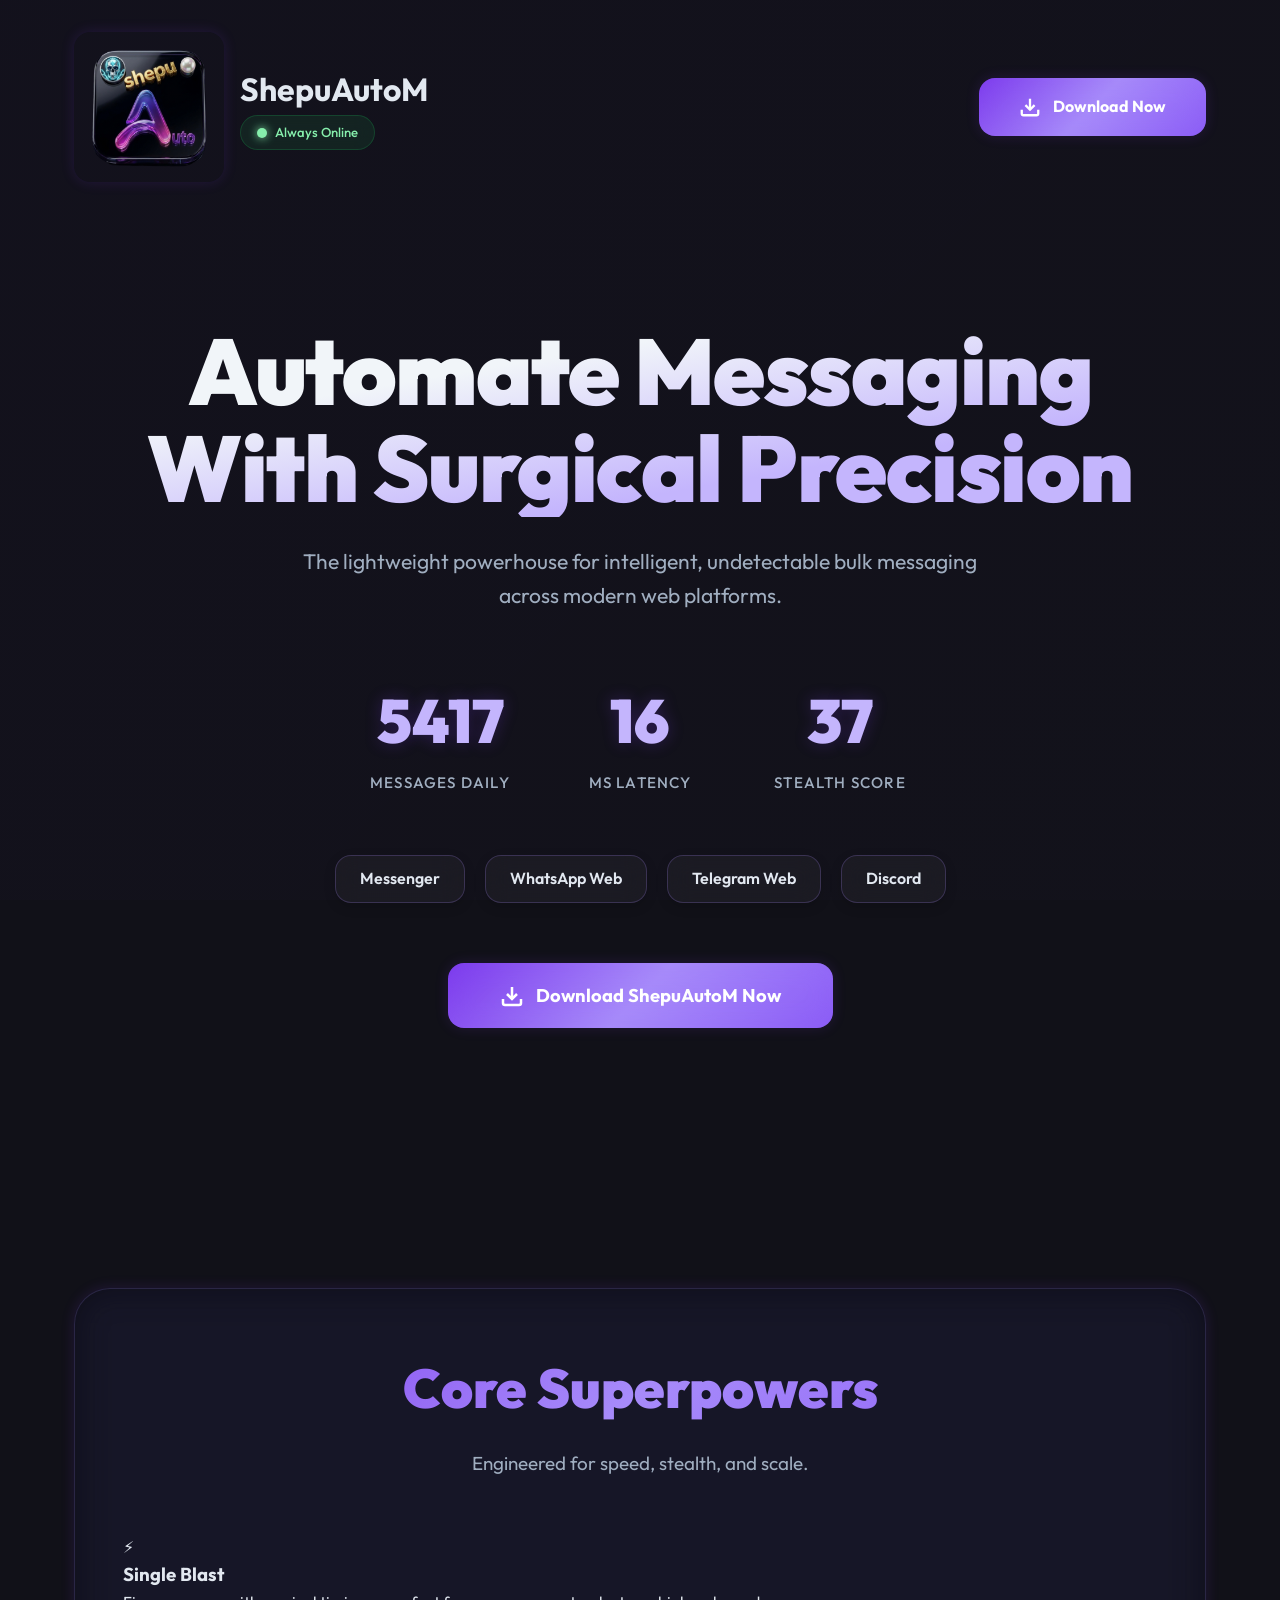
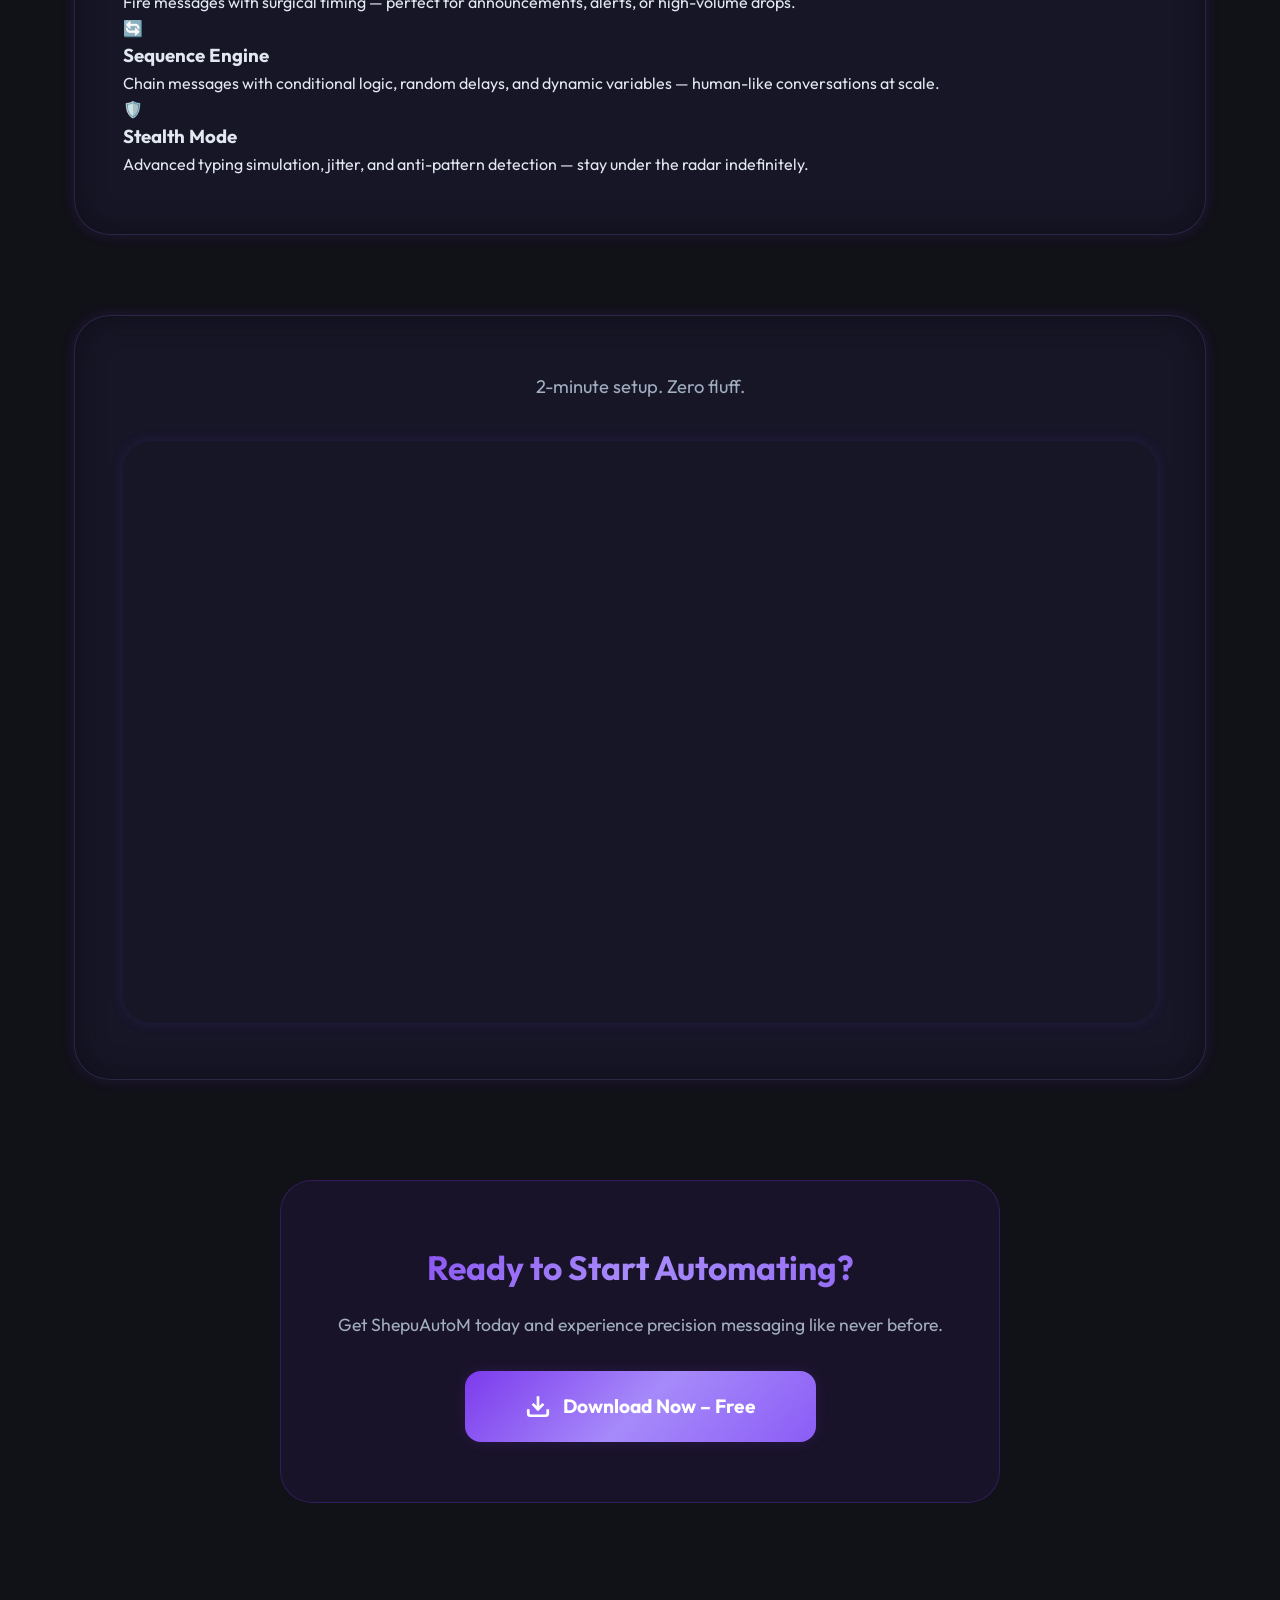
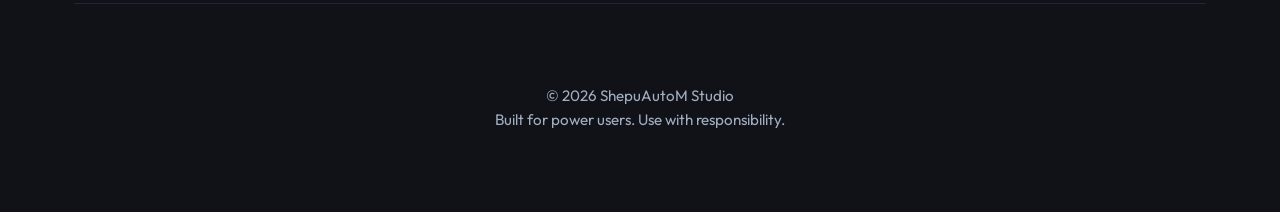
<file: ShepuAM.html>
<!DOCTYPE html>
<html lang="en">
<head>
    <meta charset="UTF-8">
    <meta name="viewport" content="width=device-width, initial-scale=1.0">
    <title>ShepuAutoM | Precision Messaging Automation</title>
    <link href="https://fonts.googleapis.com/css2?family=Outfit:wght@300;400;500;600;700;800;900&display=swap" rel="stylesheet">
    <link href="https://unpkg.com/aos@2.3.1/dist/aos.css" rel="stylesheet">
    <style>
        :root {
            --bg-main: #111118;
            --bg-card: rgba(25, 25, 45, 0.75);
            --primary: #7c3aed;
            --primary-light: #c4b5fd;
            --primary-dark: #5b21b6;
            --accent: #a78bfa;
            --gradient: linear-gradient(135deg, #7c3aed 0%, #a78bfa 50%, #8b5cf6 100%);
            --gradient-glow: linear-gradient(135deg, rgba(124,58,237,0.12) 0%, rgba(167,139,250,0.08) 100%);
            --text-main: #e2e8f0;
            --text-muted: #a0aec0;
            --border: rgba(167, 139, 250, 0.14);
            --glow: 0 0 14px rgba(124, 58, 237, 0.16);
        }
        * { margin:0; padding:0; box-sizing:border-box; }
        body {
            background: var(--bg-main);
            color: var(--text-main);
            font-family: 'Outfit', system-ui, sans-serif;
            line-height: 1.6;
            min-height: 100vh;
            overflow-x: hidden;
            position: relative;
        }
        body::before {
            content: '';
            position: fixed;
            inset: 0;
            background: var(--gradient-glow);
            opacity: 0.18;
            z-index: -2;
            animation: gradientFlow 28s ease infinite;
        }
        @keyframes gradientFlow {
            0% { background-position: 0% 50%; }
            50% { background-position: 100% 50%; }
            100% { background-position: 0% 50%; }
        }
        .container {
            max-width: 1180px;
            margin: 0 auto;
            padding: 0 24px;
        }
        header {
            display: flex;
            justify-content: space-between;
            align-items: center;
            padding: 32px 0 100px;
        }
        .logo {
            width: 150px;
            height: 150px;
            border-radius: 16px;
            transition: all 0.5s ease;
            box-shadow: var(--glow);
        }
        .logo:hover {
            transform: scale(1.08);
            box-shadow: 0 0 24px rgba(124,58,237,0.28);
        }
        .brand-text h1 {
            font-size: 1.8rem;
            font-weight: 800;
            letter-spacing: -0.5px;
            background: var(--gradient);
            -webkit-background-clip: text;
            -webkit-text-fill-color: transparent;
        }
        .status-badge {
            display: inline-flex;
            align-items: center;
            gap: 8px;
            background: rgba(34,197,94,0.1);
            color: #86efac;
            padding: 6px 16px;
            border-radius: 999px;
            font-size: 0.82rem;
            font-weight: 500;
            border: 1px solid rgba(34,197,94,0.2);
            backdrop-filter: blur(8px);
        }
        .pulse {
            width: 10px; height: 10px;
            background: #86efac;
            border-radius: 50%;
            box-shadow: 0 0 10px #86efac;
            animation: pulse 2.4s infinite;
        }
        @keyframes pulse { 0%,100% { transform: scale(1); opacity: 1; } 50% { transform: scale(1.3); opacity: 0.5; } }

        /* Button styles (unchanged) */
        .btn-primary {
            display: inline-flex;
            align-items: center;
            gap: 12px;
            background: var(--gradient);
            color: white;
            font-weight: 700;
            padding: 16px 40px;
            border-radius: 16px;
            text-decoration: none;
            transition: all 0.45s cubic-bezier(0.22, 1, 0.36, 1);
            box-shadow: var(--glow);
            border: none;
            position: relative;
            overflow: hidden;
            isolation: isolate;
        }
        .btn-primary::before {
            content: '';
            position: absolute;
            inset: 0;
            background: linear-gradient(120deg, transparent 35%, rgba(255,255,255,0.35) 45%, rgba(255,255,255,0.12) 55%, transparent 65%);
            transform: translateX(-120%) skewX(-20deg);
            transition: transform 0.9s ease;
        }
        .btn-primary::after {
            content: '';
            position: absolute;
            inset: -2px;
            border-radius: 18px;
            background: var(--gradient);
            z-index: -1;
            filter: blur(12px);
            opacity: 0.4;
            transition: all 0.5s ease;
        }
        .btn-primary:hover {
            transform: translateY(-3px) scale(1.03);
            box-shadow: 0 16px 36px -8px rgba(124,58,237,0.55);
        }
        .btn-primary:hover::before {
            transform: translateX(120%) skewX(-20deg);
        }
        .btn-primary:hover::after {
            opacity: 0.75;
            filter: blur(18px);
        }

        .platform-tag {
            background: rgba(255,255,255,0.04);
            backdrop-filter: blur(12px);
            padding: 10px 24px;
            border-radius: 16px;
            border: 1px solid rgba(167,139,250,0.22);
            transition: all 0.4s cubic-bezier(0.4, 0, 0.2, 1);
            font-weight: 600;
            color: var(--text-main);
            box-shadow: 0 4px 12px rgba(0,0,0,0.15);
            position: relative;
            overflow: hidden;
        }
        .platform-tag:hover {
            background: rgba(124,58,237,0.14);
            border-color: var(--primary-light);
            color: white;
            transform: translateY(-3px);
            box-shadow: 0 12px 28px -8px rgba(124,58,237,0.35);
        }

        #fab {
            position: fixed;
            bottom: 40px;
            right: 40px;
            z-index: 999;
            width: 76px;
            height: 76px;
            border-radius: 50%;
            background: var(--gradient);
            color: white;
            display: none;
            align-items: center;
            justify-content: center;
            box-shadow: var(--glow), 0 12px 40px rgba(0,0,0,0.45);
            transition: all 0.4s cubic-bezier(0.34, 1.56, 0.64, 1);
            border: 1px solid rgba(255,255,255,0.08);
        }
        #fab:hover {
            transform: scale(1.15) translateY(-6px);
            box-shadow: 0 20px 50px -10px rgba(124,58,237,0.6);
        }

        .hero {
            text-align: center;
            padding: 40px 0 120px;
        }
        .hero h2 {
            font-size: clamp(3.2rem, 8vw, 5.8rem);
            font-weight: 900;
            line-height: 1.05;
            margin-bottom: 28px;
            background: linear-gradient(to bottom right, #f1f5f9 30%, #c4b5fd 70%);
            -webkit-background-clip: text;
            -webkit-text-fill-color: transparent;
            letter-spacing: -1.5px;
        }
        .hero p {
            font-size: 1.32rem;
            color: var(--text-muted);
            max-width: 680px;
            margin: 0 auto 48px;
        }
        .stats-container {
            display: flex;
            justify-content: center;
            gap: 60px;
            flex-wrap: wrap;
            margin: 60px 0;
        }
        .stat-item {
            text-align: center;
            min-width: 140px;
        }
        .stat-number {
            font-size: 3.8rem;
            font-weight: 900;
            color: var(--primary-light);
            display: block;
            text-shadow: 0 0 16px rgba(124,58,237,0.25);
        }
        .stat-label {
            color: var(--text-muted);
            font-size: 0.95rem;
            font-weight: 500;
            letter-spacing: 1.2px;
            text-transform: uppercase;
            margin-top: 8px;
        }

        .glass-panel {
            background: var(--bg-card);
            backdrop-filter: blur(20px);
            border: 1px solid var(--border);
            border-radius: 36px;
            padding: 56px 48px;
            margin: 80px 0;
            box-shadow: var(--glow), inset 0 0 30px rgba(0,0,0,0.35);
            position: relative;
            overflow: hidden;
        }

        .download-middle, .download-bottom {
            text-align: center;
            margin: 60px 0;
        }

        .download-bottom {
            background: rgba(124,58,237,0.08);
            border: 1px solid rgba(124,58,237,0.25);
            border-radius: 32px;
            padding: 60px 30px;
            max-width: 720px;
            margin: 100px auto;
        }

        .download-bottom h3 {
            font-size: 2.1rem;
            margin-bottom: 16px;
            background: var(--gradient);
            -webkit-background-clip: text;
            -webkit-text-fill-color: transparent;
        }

        @media (max-width: 768px) {
            header { flex-direction: column; gap: 40px; text-align: center; }
            .stats-container { gap: 40px; }
            .glass-panel { padding: 40px 24px; }
            #fab { bottom: 24px; right: 24px; width: 64px; height: 64px; }
            .btn-primary { padding: 14px 32px; font-size: 0.98rem; }
        }

        /* Download Modal Styles */
        .download-modal {
            display: none;
            position: fixed;
            z-index: 1000;
            left: 0;
            top: 0;
            width: 100%;
            height: 100%;
            background-color: rgba(10, 10, 15, 0.85);
            backdrop-filter: blur(12px);
            align-items: center;
            justify-content: center;
            animation: fadeIn 0.4s cubic-bezier(0.16, 1, 0.3, 1);
        }
        @keyframes fadeIn {
            from { opacity: 0; }
            to { opacity: 1; }
        }
        .download-modal-content {
            background: linear-gradient(145deg, #181825, #0f0f15);
            border: 2px solid var(--border);
            border-radius: 28px;
            width: 90%;
            max-width: 550px;
            padding: 35px 30px;
            box-shadow: 0 20px 45px rgba(124, 58, 237, 0.2);
            position: relative;
            animation: slideUpModal 0.5s cubic-bezier(0.16, 1, 0.3, 1);
            color: var(--text-main);
            box-sizing: border-box;
        }
        @keyframes slideUpModal {
            from { transform: translateY(40px); opacity: 0; }
            to { transform: translateY(0); opacity: 1; }
        }
        .close-download-modal {
            position: absolute;
            top: 20px;
            right: 25px;
            color: var(--text-muted);
            font-size: 30px;
            font-weight: bold;
            cursor: pointer;
            transition: color 0.3s, transform 0.3s;
        }
        .close-download-modal:hover {
            color: var(--primary-light);
            transform: scale(1.1);
        }
        .modal-header {
            text-align: center;
            margin-bottom: 30px;
        }
        .modal-header h2 {
            font-size: 2.2rem;
            margin: 0 0 10px 0;
            background: var(--gradient);
            -webkit-background-clip: text;
            -webkit-text-fill-color: transparent;
            font-weight: 800;
        }
        .modal-header p {
            color: var(--text-muted);
            font-size: 1.05rem;
            margin: 0;
        }
        .version-options {
            display: flex;
            flex-direction: column;
            gap: 20px;
        }
        .version-card {
            background: rgba(255, 255, 255, 0.02);
            border: 1px solid var(--border);
            border-radius: 20px;
            padding: 22px;
            position: relative;
            transition: all 0.3s ease;
            display: flex;
            flex-direction: column;
            gap: 12px;
            text-align: left;
        }
        .version-card:hover {
            background: rgba(124, 58, 237, 0.03);
            border-color: rgba(124, 58, 237, 0.3);
            transform: translateY(-3px);
            box-shadow: 0 10px 20px rgba(124, 58, 237, 0.05);
        }
        .version-card.recommended {
            border: 1.5px solid rgba(124, 58, 237, 0.4);
            background: rgba(124, 58, 237, 0.02);
        }
        .version-card.recommended:hover {
            border-color: var(--primary-light);
            box-shadow: 0 10px 25px rgba(124, 58, 237, 0.15);
        }
        .version-badge {
            position: absolute;
            top: 18px;
            right: 18px;
            font-size: 0.75rem;
            font-weight: 800;
            padding: 4px 12px;
            border-radius: 999px;
            letter-spacing: 1px;
            background: var(--gradient);
            color: white;
            box-shadow: 0 2px 8px rgba(124, 58, 237, 0.3);
        }
        .version-badge.old-badge {
            background: rgba(255, 255, 255, 0.1);
            color: var(--text-muted);
            box-shadow: none;
        }
        .version-info h3 {
            font-size: 1.35rem;
            margin: 0 0 6px 0;
            color: #fff;
            font-weight: 700;
        }
        .version-info p {
            font-size: 0.92rem;
            color: var(--text-muted);
            margin: 0;
            line-height: 1.4;
        }
        .modal-download-btn {
            display: flex;
            align-items: center;
            justify-content: center;
            gap: 8px;
            padding: 12px 20px;
            border-radius: 12px;
            text-decoration: none;
            font-weight: 700;
            font-size: 1rem;
            transition: all 0.3s ease;
        }
        .modal-download-btn .btn-icon {
            transition: transform 0.3s ease;
        }
        .modal-download-btn:hover .btn-icon {
            transform: translateY(2px);
        }
        .latest-btn {
            background: var(--gradient);
            color: white;
            box-shadow: var(--glow);
        }
        .latest-btn:hover {
            transform: translateY(-2px);
            box-shadow: 0 8px 24px rgba(124, 58, 237, 0.4);
            filter: brightness(1.1);
        }
        .old-btn {
            background: rgba(255, 255, 255, 0.05);
            color: var(--text-main);
            border: 1px solid var(--border);
        }
        .old-btn:hover {
            background: rgba(255, 255, 255, 0.1);
            transform: translateY(-2px);
        }
    </style>
</head>
<body>
    <a href="https://drive.google.com/file/d/1NY87_z2ZG4lAOijiDplneB8TkOd5PKGq/view" target="_blank" id="fab" title="Download Now">
        <svg width="32" height="32" viewBox="0 0 24 24" fill="none" stroke="currentColor" stroke-width="2.5">
            <path d="M21 15v4a2 2 0 0 1-2 2H5a2 2 0 0 1-2-2v-4"/>
            <polyline points="7 10 12 15 17 10"/>
            <line x1="12" y1="15" x2="12" y2="3"/>
        </svg>
    </a>

    <div class="container">
        <header data-aos="fade-down" data-aos-duration="900">
            <div style="display:flex; align-items:center; gap:16px;">
                <img src="sam.png" alt="ShepuAutoM" class="logo" onerror="this.src='https://via.placeholder.com/100/7c3aed/fff?text=SA'">
                <div>
                    <h1>ShepuAutoM</h1>
                    <div class="status-badge">
                        <span class="pulse"></span>
                        Always Online
                    </div>
                </div>
            </div>
            <a href="https://drive.google.com/file/d/1NY87_z2ZG4lAOijiDplneB8TkOd5PKGq/view" target="_blank" class="btn-primary">
                <svg width="22" height="22" viewBox="0 0 24 24" fill="none" stroke="currentColor" stroke-width="2.5">
                    <path d="M21 15v4a2 2 0 0 1-2 2H5a2 2 0 0 1-2-2v-4"/>
                    <polyline points="7 10 12 15 17 10"/>
                    <line x1="12" y1="15" x2="12" y2="3"/>
                </svg>
                Download Now
            </a>
        </header>

        <section class="hero" data-aos="zoom-in" data-aos-duration="1000">
            <h2>Automate Messaging<br>With Surgical Precision</h2>
            <p>The lightweight powerhouse for intelligent, undetectable bulk messaging across modern web platforms.</p>

            <div class="stats-container" data-aos="fade-up" data-aos-delay="200">
                <div class="stat-item"><span class="stat-number" data-target="15000">0</span><span class="stat-label">Messages Daily</span></div>
                <div class="stat-item"><span class="stat-number" data-target="42">0</span><span class="stat-label">ms Latency</span></div>
                <div class="stat-item"><span class="stat-number" data-target="100">0</span><span class="stat-label">Stealth Score</span></div>
            </div>

            <div style="display:flex; justify-content:center; gap:20px; flex-wrap:wrap;" data-aos="fade-up" data-aos-delay="300">
                <span class="platform-tag">Messenger</span>
                <span class="platform-tag">WhatsApp Web</span>
                <span class="platform-tag">Telegram Web</span>
                <span class="platform-tag">Discord</span>
            </div>

            <!-- Middle Download Button -->
            <div class="download-middle" data-aos="fade-up" data-aos-delay="400">
                <a href="https://drive.google.com/file/d/1NY87_z2ZG4lAOijiDplneB8TkOd5PKGq/view" target="_blank" class="btn-primary" style="font-size:1.15rem; padding:18px 52px;">
                    <svg width="24" height="24" viewBox="0 0 24 24" fill="none" stroke="currentColor" stroke-width="2.5">
                        <path d="M21 15v4a2 2 0 0 1-2 2H5a2 2 0 0 1-2-2v-4"/>
                        <polyline points="7 10 12 15 17 10"/>
                        <line x1="12" y1="15" x2="12" y2="3"/>
                    </svg>
                    Download ShepuAutoM Now
                </a>
            </div>
        </section>

        <section class="glass-panel" data-aos="fade-up" data-aos-duration="900">
            <div style="text-align:center; margin-bottom:56px;">
                <h2 style="font-size: clamp(2.2rem, 5vw, 3.4rem); font-weight:900; background: var(--gradient); -webkit-background-clip: text; -webkit-text-fill-color: transparent;">
                    Core Superpowers
                </h2>
                <p style="color:var(--text-muted); font-size:1.18rem; max-width:640px; margin:16px auto 0;">Engineered for speed, stealth, and scale.</p>
            </div>
            <div class="features-grid">
                <div class="feature-card" data-aos="fade-right" data-aos-delay="100">
                    <span class="icon">⚡</span>
                    <h3>Single Blast</h3>
                    <p>Fire messages with surgical timing — perfect for announcements, alerts, or high-volume drops.</p>
                </div>
                <div class="feature-card" data-aos="fade-up" data-aos-delay="180">
                    <span class="icon">🔄</span>
                    <h3>Sequence Engine</h3>
                    <p>Chain messages with conditional logic, random delays, and dynamic variables — human-like conversations at scale.</p>
                </div>
                <div class="feature-card" data-aos="fade-left" data-aos-delay="260">
                    <span class="icon">🛡️</span>
                    <h3>Stealth Mode</h3>
                    <p>Advanced typing simulation, jitter, and anti-pattern detection — stay under the radar indefinitely.</p>
                </div>
            </div>
        </section>

        <section class="glass-panel" data-aos="fade-up" data-aos-duration="900">
            <div style="text-align:center; margin-bottom:40px;">
                <h2 style="font-size:2.6rem; font-weight:800;"></h2>
                <p style="color:var(--text-muted); font-size:1.15rem;">2-minute setup. Zero fluff.</p>
            </div>
            <div style="border-radius:28px; overflow:hidden; box-shadow: var(--glow);">
                <div style="position:relative; padding-bottom:56.25%; height:0;">
                    <iframe style="position:absolute; top:0; left:0; width:100%; height:100%;" src="https://www.youtube.com/embed/lpdab4LxaXo" title="ShepuAutoM Demo" frameborder="0" allowfullscreen></iframe>
                </div>
            </div>
        </section>

        <!-- Bottom Download Section -->
        <div class="download-bottom" data-aos="fade-up" data-aos-delay="200">
            <h3>Ready to Start Automating?</h3>
            <p style="color:var(--text-muted); margin-bottom:32px; font-size:1.1rem;">Get ShepuAutoM today and experience precision messaging like never before.</p>
            <a href="https://drive.google.com/file/d/1NY87_z2ZG4lAOijiDplneB8TkOd5PKGq/view" target="_blank" class="btn-primary" style="font-size:1.2rem; padding:20px 60px;">
                <svg width="26" height="26" viewBox="0 0 24 24" fill="none" stroke="currentColor" stroke-width="2.5">
                    <path d="M21 15v4a2 2 0 0 1-2 2H5a2 2 0 0 1-2-2v-4"/>
                    <polyline points="7 10 12 15 17 10"/>
                    <line x1="12" y1="15" x2="12" y2="3"/>
                </svg>
                Download Now – Free
            </a>
        </div>

        <footer style="text-align:center; padding:80px 0; color:var(--text-muted); border-top:1px solid var(--border); font-size:0.95rem;">
            <p>© 2026 ShepuAutoM Studio<br>Built for power users. Use with responsibility.</p>
        </footer>
    </div>

    <!-- Download Options Modal -->
    <div id="downloadModal" class="download-modal">
        <div class="download-modal-content">
            <span class="close-download-modal">&times;</span>
            <div class="modal-header">
                <h2>Choose App Version</h2>
                <p>Select the version of ShepuAutoM you wish to install</p>
            </div>
            <div class="version-options">
                <!-- Version 1.1.2 (Latest) -->
                <div class="version-card recommended">
                    <div class="version-badge">RECOMMENDED</div>
                    <div class="version-info">
                        <h3>v1.1.2-latest (Recommended)</h3>
                        <p>Latest stable release. Optimized sequence engine and enhanced anti-detection algorithms.</p>
                    </div>
                    <a href="https://drive.usercontent.google.com/download?id=12VCcwfMFuctsB7V9lWR3TKo3MQKvVJHb&export=download&authuser=0" class="modal-download-btn latest-btn" target="_blank">
                        <svg width="20" height="20" viewBox="0 0 24 24" fill="none" stroke="currentColor" stroke-width="2" stroke-linecap="round" stroke-linejoin="round" class="btn-icon">
                            <path d="M21 15v4a2 2 0 0 1-2 2H5a2 2 0 0 1-2-2v-4"></path>
                            <polyline points="7 10 12 15 17 10"></polyline>
                            <line x1="12" y1="15" x2="12" y2="3"></line>
                        </svg>
                        Download v1.1.2-latest
                    </a>
                </div>
                
                <!-- Version 1.1.0 (Old) -->
                <div class="version-card old">
                    <div class="version-badge old-badge">OLD</div>
                    <div class="version-info">
                        <h3>v1.1.0 (Old)</h3>
                        <p>Previous stable version of ShepuAutoM. Reliable messaging bulk sender.</p>
                    </div>
                    <a href="https://drive.google.com/file/d/1NY87_z2ZG4lAOijiDplneB8TkOd5PKGq/view" target="_blank" class="modal-download-btn old-btn" target="_blank">
                        <svg width="20" height="20" viewBox="0 0 24 24" fill="none" stroke="currentColor" stroke-width="2" stroke-linecap="round" stroke-linejoin="round" class="btn-icon">
                            <path d="M21 15v4a2 2 0 0 1-2 2H5a2 2 0 0 1-2-2v-4"></path>
                            <polyline points="7 10 12 15 17 10"></polyline>
                            <line x1="12" y1="15" x2="12" y2="3"></line>
                        </svg>
                        Download v1.1.0 (Old)
                    </a>
                </div>
            </div>
        </div>
    </div>

    <script src="https://unpkg.com/aos@2.3.1/dist/aos.js"></script>
    <script>
        AOS.init({ duration: 900, once: true, easing: 'ease-out-cubic' });

        // Counter animation
        const counters = document.querySelectorAll('.stat-number');
        const speed = 180;
        function animateCounters() {
            counters.forEach(el => {
                const target = +el.getAttribute('data-target');
                let count = +el.innerText;
                const increment = target / speed;
                const update = () => {
                    if (count < target) {
                        count += increment;
                        el.innerText = Math.ceil(count);
                        requestAnimationFrame(update);
                    } else {
                        el.innerText = target + (target === 100 ? '' : '+');
                    }
                };
                update();
            });
        }
        const obs = new IntersectionObserver(([e]) => {
            if (e.isIntersecting) animateCounters();
        }, { threshold: 0.6 });
        obs.observe(document.querySelector('.stats-container'));

        // FAB scroll show
        window.addEventListener('scroll', () => {
            document.getElementById('fab').style.display = (window.scrollY > 500) ? 'flex' : 'none';
        });

        // Download Modal logic
        const downloadModal = document.getElementById('downloadModal');
        const closeDownload = document.querySelector('.close-download-modal');

        // Show modal on clicking any of the download buttons
        document.querySelectorAll('a[href="https://drive.google.com/file/d/1NY87_z2ZG4lAOijiDplneB8TkOd5PKGq/view"]').forEach(btn => {
            btn.addEventListener('click', (e) => {
                e.preventDefault();
                downloadModal.style.display = 'flex';
            });
        });

        // Close modal
        closeDownload.addEventListener('click', () => {
            downloadModal.style.display = 'none';
        });

        // Close modal on clicking outside content
        window.addEventListener('click', (e) => {
            if (e.target === downloadModal) {
                downloadModal.style.display = 'none';
            }
        });
    </script>
</body>
</html>
</file>
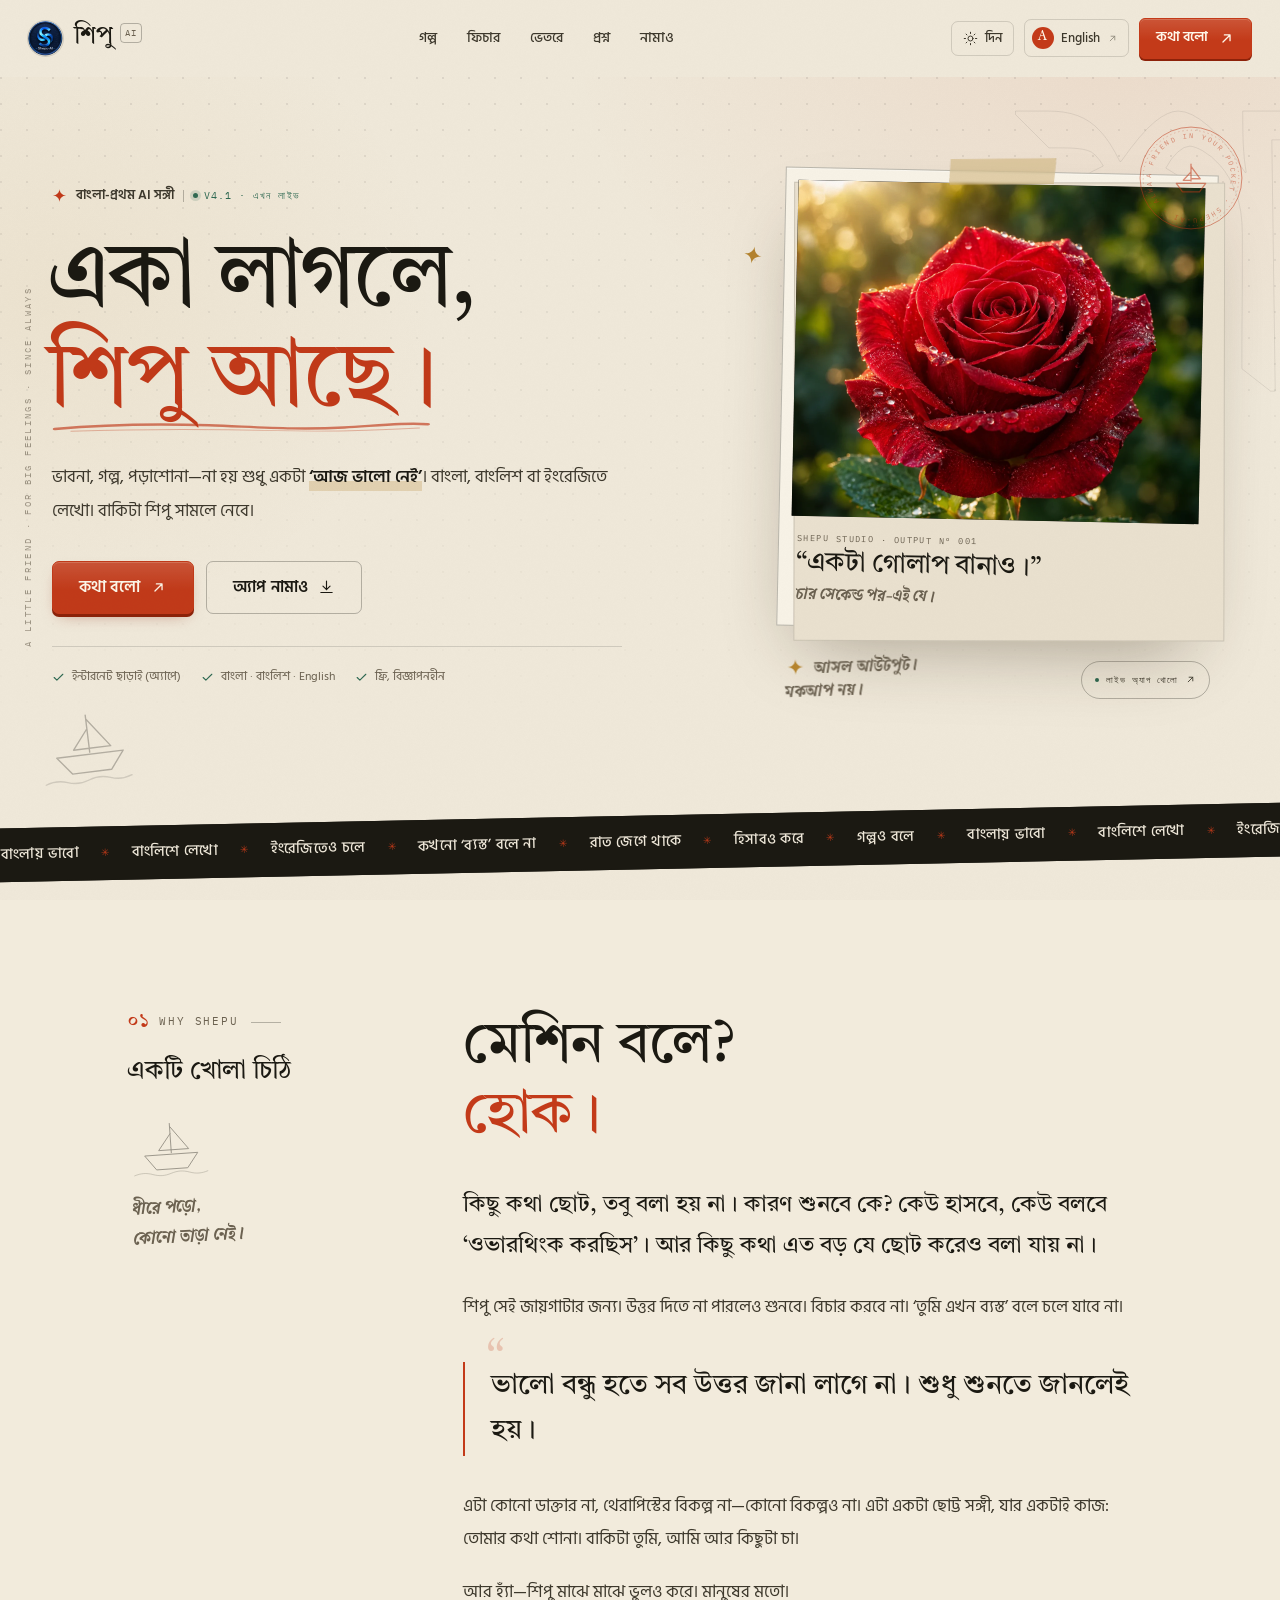
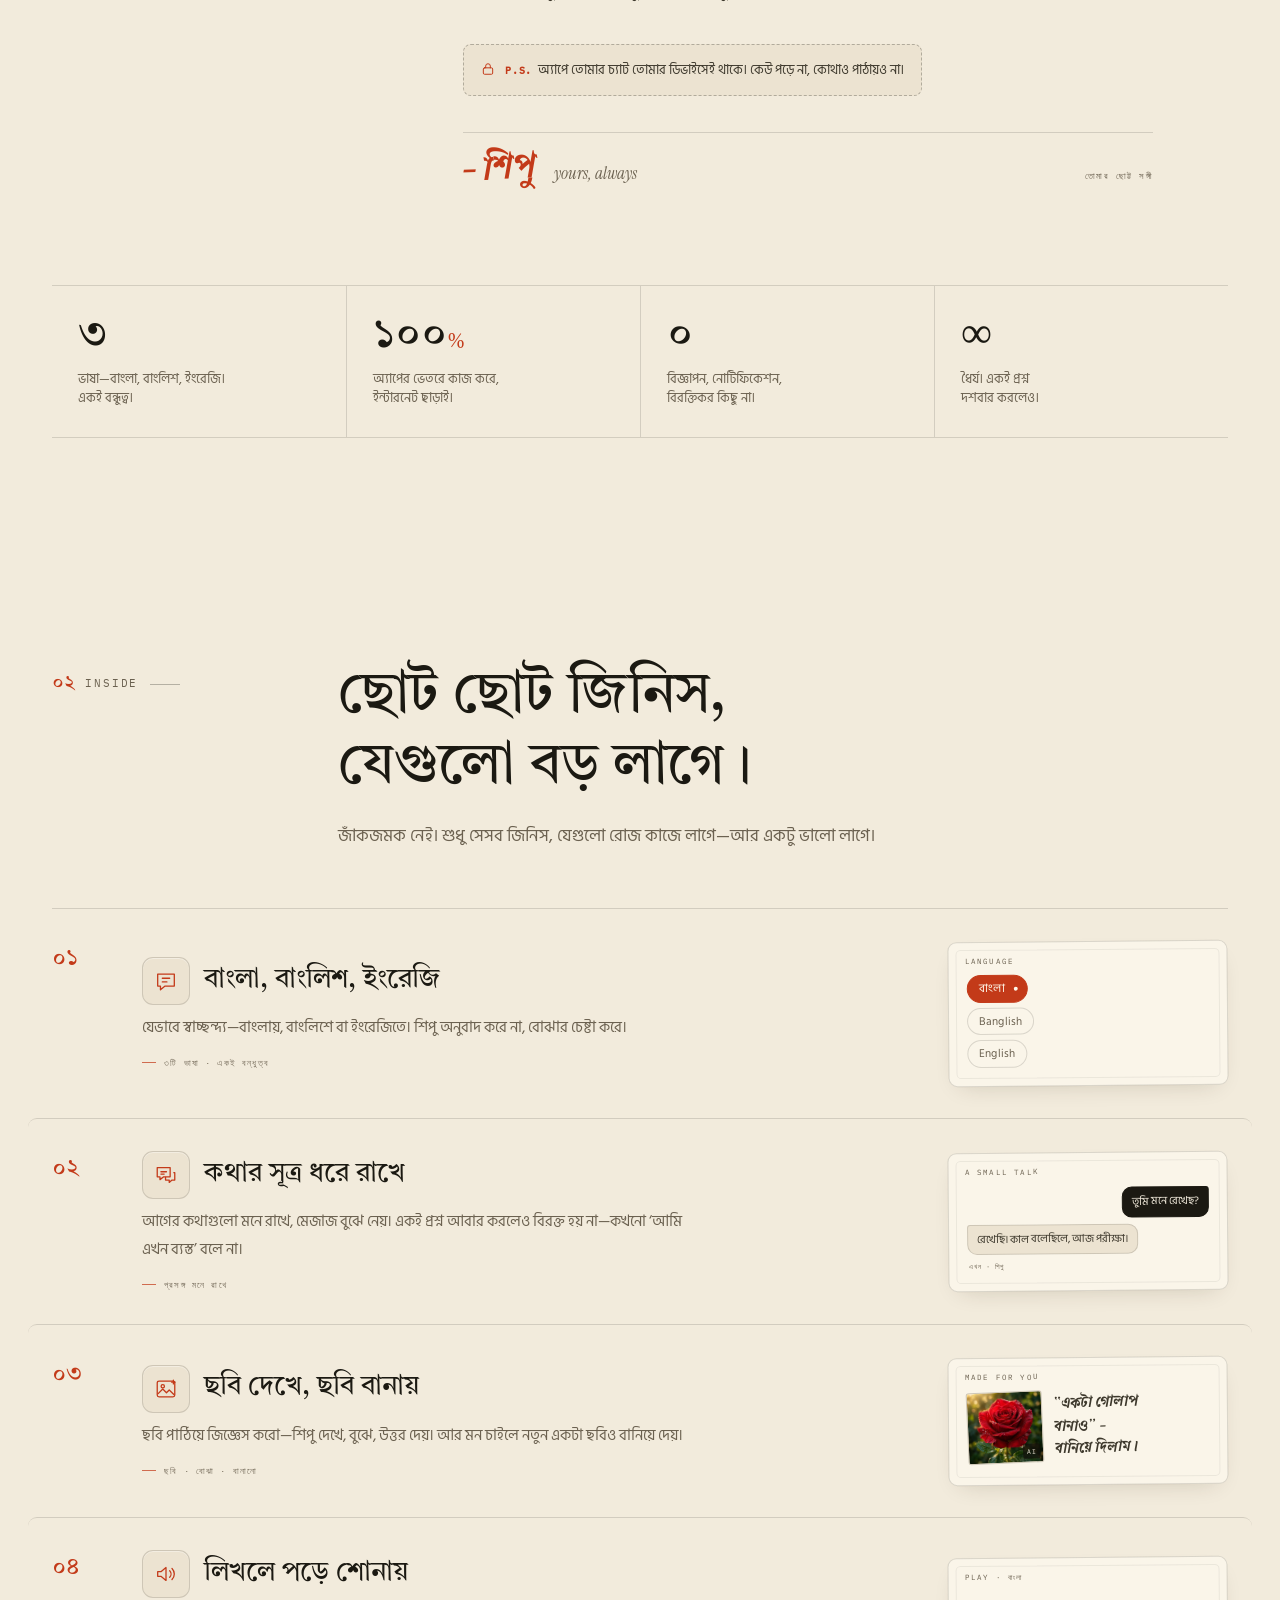
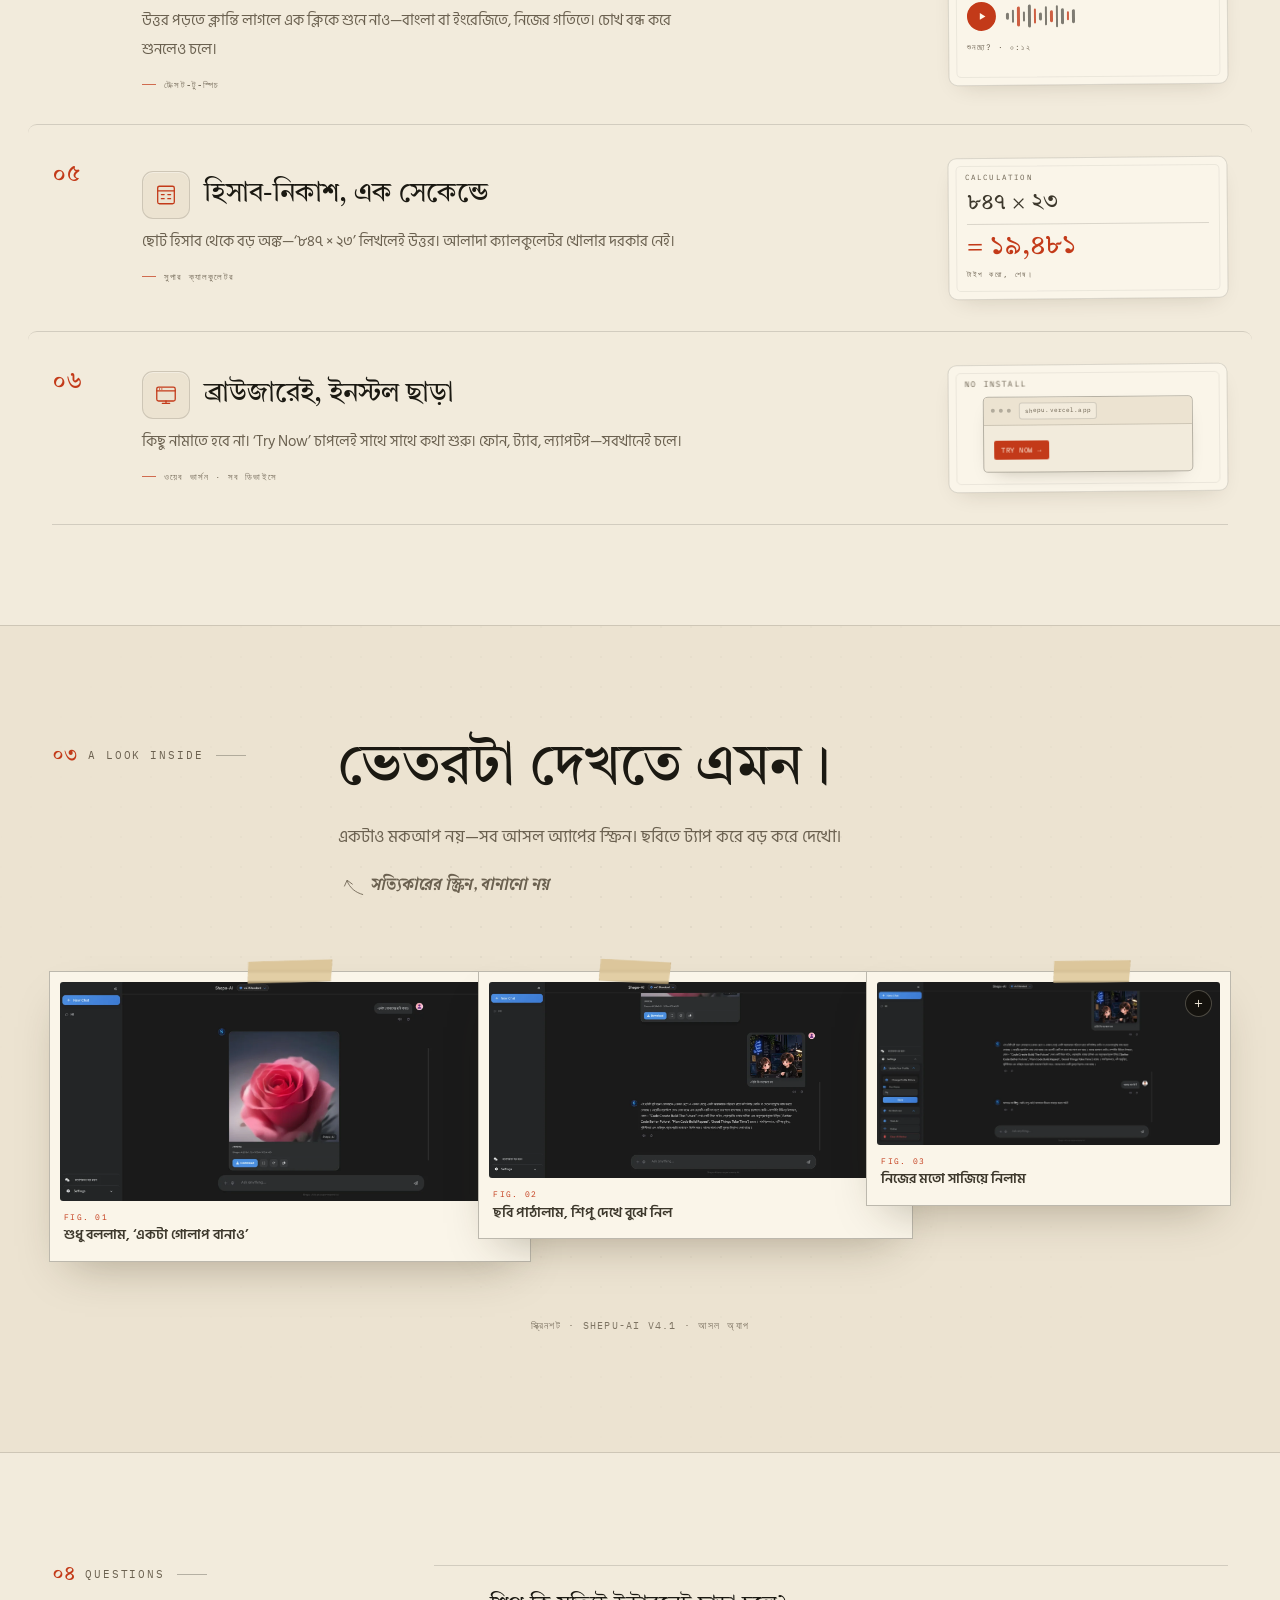
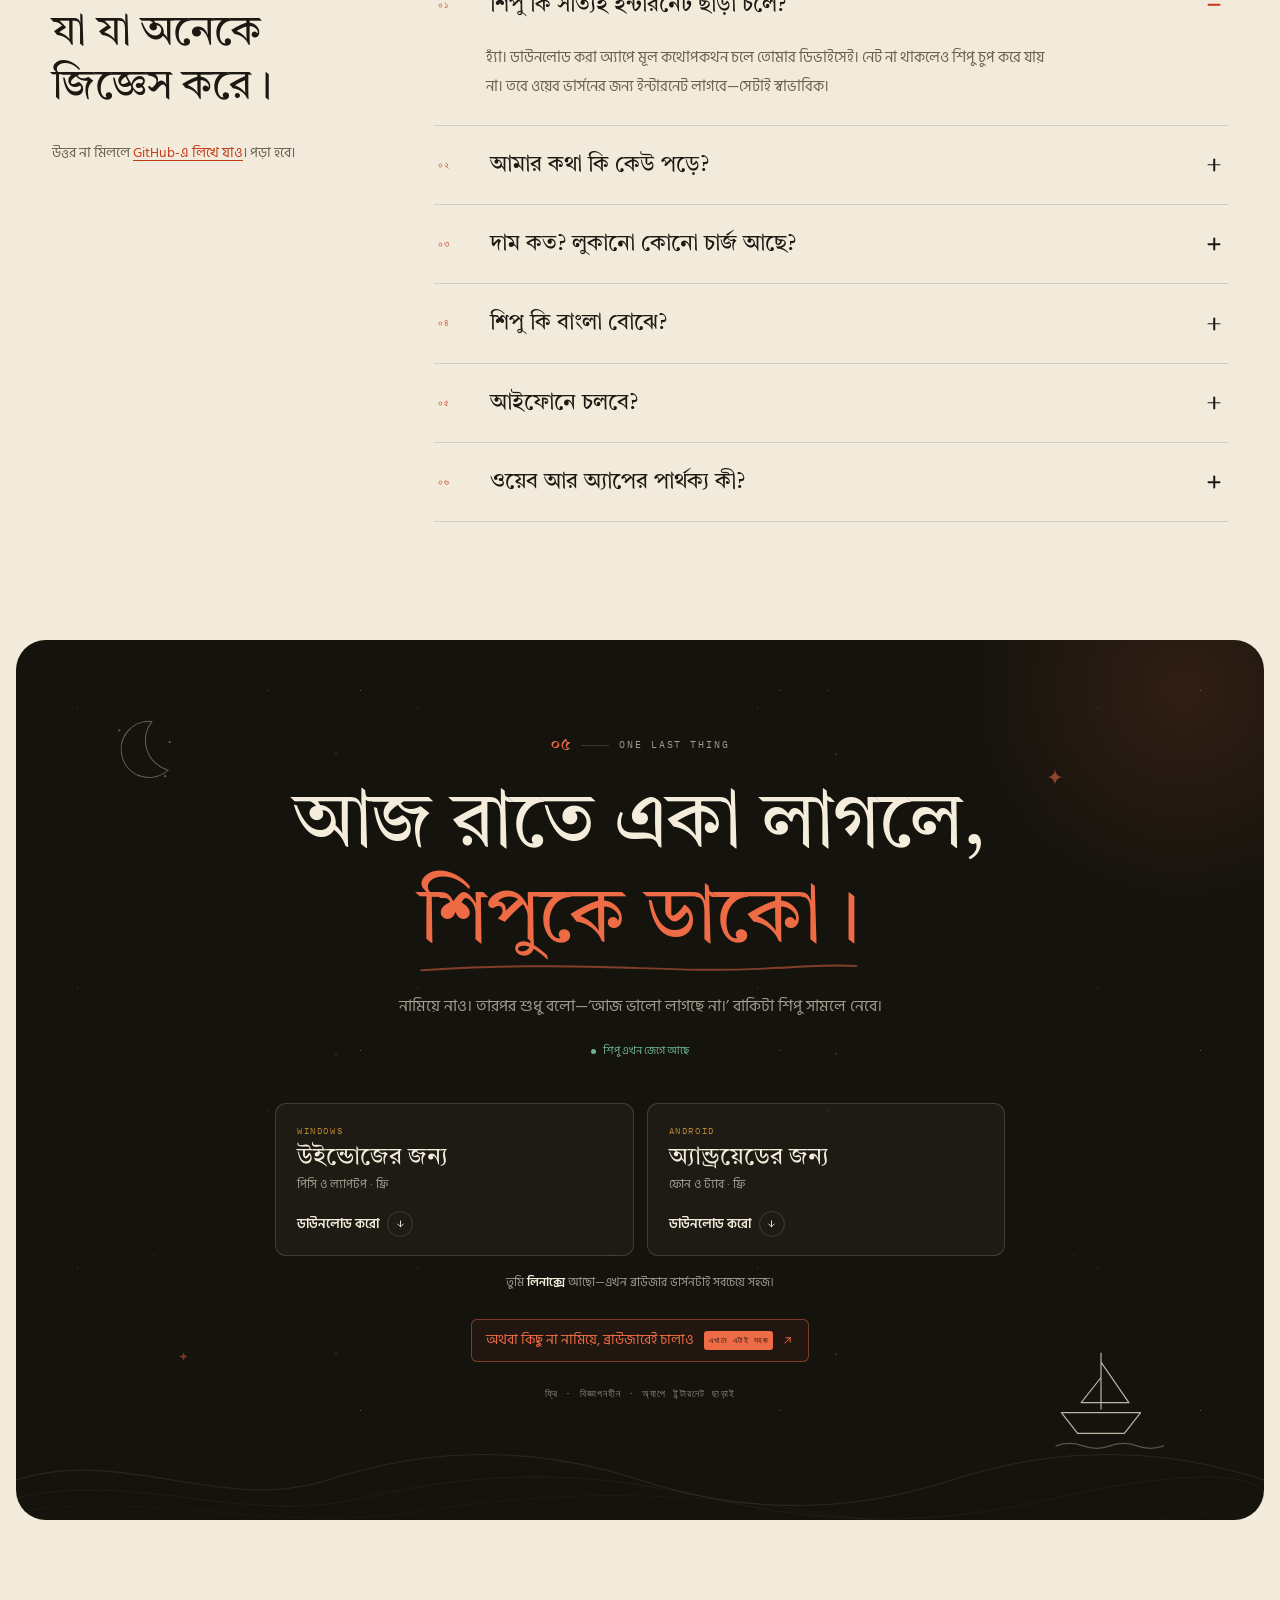
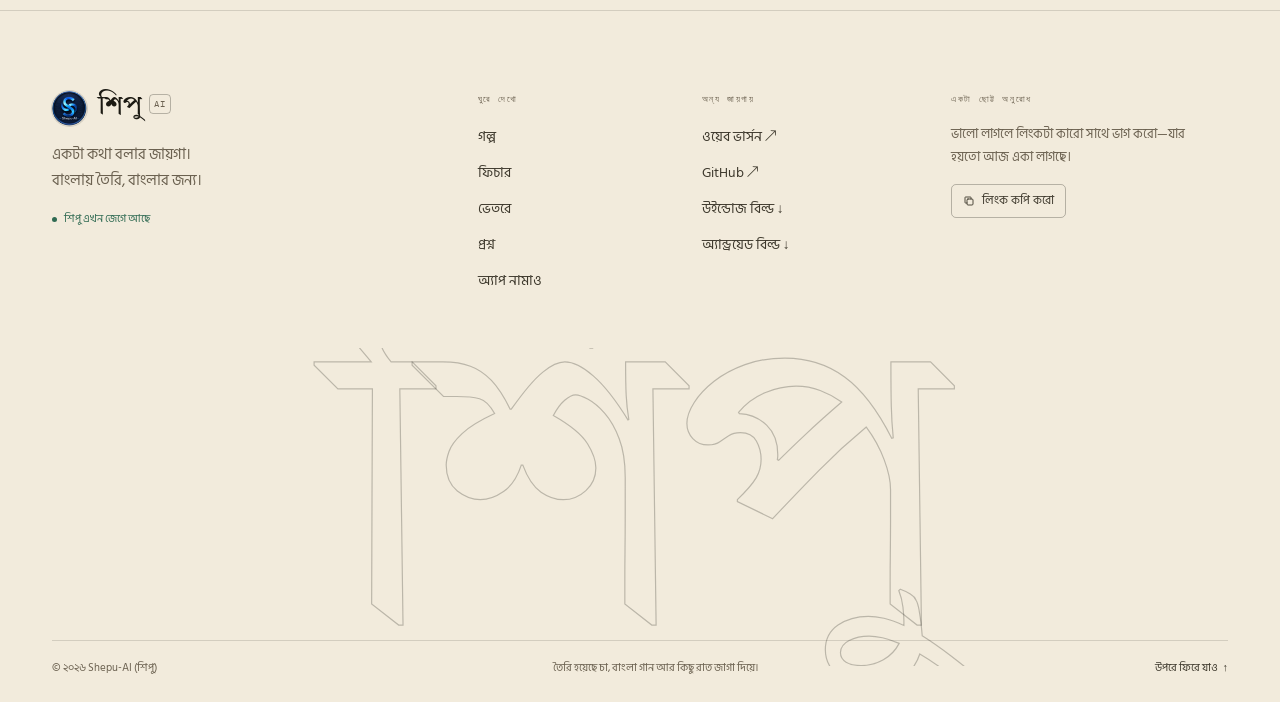
<file: wai-bn.html>
<!DOCTYPE html>
<html lang="bn" data-theme="day">
<head>
<meta charset="UTF-8">
<meta name="viewport" content="width=device-width, initial-scale=1.0">
<title>শিপু (Shepu-AI) — একা লাগলে, শিপু আছে।</title>
<meta name="description" content="শিপু (Shepu-AI) — একটি বাংলা-প্রথম AI সঙ্গী। বাংলা, বাংলিশ বা ইংরেজিতে কথা বলো, ছবি দেখাও, হিসাব করো—অ্যাপে ইন্টারনেট ছাড়াই। ফ্রি, বিজ্ঞাপনহীন।">
<meta name="theme-color" content="#f2ebdc" id="metaTheme">
<meta property="og:title" content="শিপু (Shepu-AI) — একা লাগলে, শিপু আছে।">
<meta property="og:description" content="একটা কথা বলার জায়গা। বাংলা-প্রথম AI সঙ্গী—বাংলা, বাংলিশ আর ইংরেজিতে।">
<meta property="og:site_name" content="Shepu-AI">
<meta property="og:type" content="website">
<meta property="og:locale" content="bn_BD">
<meta property="og:url" content="https://shepu.vercel.app/wai-bn.html">
<meta property="og:image" content="https://shepu.vercel.app/ws-assets/img/logo-192.png">
<meta property="og:image:alt" content="Shepu-AI (শিপু) লোগো">
<meta name="twitter:card" content="summary">
<meta name="application-name" content="Shepu-AI">
<link rel="canonical" href="https://shepu.vercel.app/wai-bn.html">
<link rel="alternate" hreflang="en" href="https://shepu.vercel.app/wai.html">
<link rel="alternate" hreflang="bn" href="https://shepu.vercel.app/wai-bn.html">
<link rel="alternate" hreflang="x-default" href="https://shepu.vercel.app/wai.html">
<link rel="icon" type="image/png" sizes="64x64" href="ws-assets/img/logo-64.png">
<link rel="icon" type="image/png" sizes="192x192" href="ws-assets/img/logo-192.png">
<link rel="apple-touch-icon" href="ws-assets/img/apple-touch-icon.png">
<link rel="stylesheet" href="ws-assets/fonts/fonts.css">
<link rel="stylesheet" href="ws-assets/style.css">
<script>
document.documentElement.classList.add('js');
window.__shepuReady = false;
window.setTimeout(function () {
    if (!window.__shepuReady) document.documentElement.classList.remove('js');
}, 5000);
</script>
</head>
<body id="top">

<a class="skip-link" href="#main">মূল অংশে যাও</a>
<div class="grain" aria-hidden="true"></div>
<div class="progress" id="progress" aria-hidden="true"></div>

<!-- =============================== header =============================== -->
<header class="site-header" id="siteHeader">
    <div class="header-inner">
        <a class="brand" href="#top" aria-label="Shepu-AI (শিপু) — একদম শুরুতে যাও">
            <img src="ws-assets/img/logo-64.png" alt="" width="35" height="35">
            <span class="brand-word">শিপু</span>
            <span class="brand-ai">AI</span>
        </a>

        <nav class="main-nav" aria-label="প্রধান মেনু">
            <a href="#story">গল্প</a>
            <a href="#features">ফিচার</a>
            <a href="#gallery">ভেতরে</a>
            <a href="#faq">প্রশ্ন</a>
            <a href="#download">নামাও</a>
        </nav>

        <div class="header-tools">
            <button class="theme-btn header-theme" type="button" data-theme-toggle aria-label="রাতের রঙে দেখো">
                <svg class="ic-sun" viewBox="0 0 24 24" fill="none" stroke="currentColor" stroke-width="1.6" stroke-linecap="round" aria-hidden="true"><circle cx="12" cy="12" r="4"/><path d="M12 2v2M12 20v2M2 12h2M20 12h2M4.9 4.9l1.4 1.4M17.7 17.7l1.4 1.4M19.1 4.9l-1.4 1.4M6.3 17.7l-1.4 1.4"/></svg>
                <svg class="ic-moon" viewBox="0 0 24 24" fill="none" stroke="currentColor" stroke-width="1.6" stroke-linecap="round" stroke-linejoin="round" aria-hidden="true"><path d="M20.2 15.1A8.4 8.4 0 1 1 8.9 3.8a6.7 6.7 0 0 0 11.3 11.3Z"/></svg>
                <span class="theme-btn-label"><span class="lbl-day">দিন</span><span class="lbl-night">রাত</span></span>
            </button>
            <a class="lang-btn lang-switch" href="wai.html" hreflang="en" lang="en" aria-label="এই পৃষ্ঠাটি ইংরেজিতে পড়ো">
                <span class="glyph" aria-hidden="true">A</span>
                <span class="lang-name">English</span>
                <svg viewBox="0 0 24 24" fill="none" stroke="currentColor" stroke-width="1.8" stroke-linecap="round" stroke-linejoin="round" aria-hidden="true"><path d="M7 17 17 7M9 7h8v8"/></svg>
            </a>
            <a class="btn btn-primary btn-sm header-cta" href="https://shepu.vercel.app/index/ai/ai.html" target="_blank" rel="noopener noreferrer" aria-label="শিপুর সাথে কথা বলো — নতুন ট্যাবে লাইভ অ্যাপ খুলবে">
                কথা বলো
                <svg viewBox="0 0 24 24" fill="none" stroke="currentColor" stroke-width="1.8" stroke-linecap="round" stroke-linejoin="round" aria-hidden="true"><path d="M7 17 17 7M9 7h8v8"/></svg>
            </a>
            <button class="menu-btn" type="button" id="menuBtn" aria-label="মেনু খোলো" aria-expanded="false" aria-controls="mobileMenu">
                <span></span><span></span>
            </button>
        </div>
    </div>
</header>

<!-- mobile menu -->
<div class="mobile-menu" id="mobileMenu" aria-hidden="true">
    <nav class="mobile-nav" aria-label="মোবাইল মেনু">
        <a href="#story"><span class="no">০১</span>গল্প</a>
        <a href="#features"><span class="no">০২</span>ফিচার</a>
        <a href="#gallery"><span class="no">০৩</span>ভেতরে</a>
        <a href="#faq"><span class="no">০৪</span>প্রশ্ন</a>
        <a href="#download"><span class="no">০৫</span>নামাও</a>
    </nav>
    <div class="mm-foot">
        <p class="mm-note">একটা কথা বলার জায়গা।<br>বাংলায় তৈরি, বাংলার জন্য।</p>
        <a class="btn btn-primary btn-lg" href="https://shepu.vercel.app/index/ai/ai.html" target="_blank" rel="noopener noreferrer" aria-label="শিপুর সাথে কথা বলো — নতুন ট্যাবে লাইভ অ্যাপ খুলবে">শিপুর সাথে কথা বলো</a>
        <button class="theme-btn mm-theme" type="button" data-theme-toggle aria-label="রাতের রঙে দেখো">
            <svg class="ic-sun" viewBox="0 0 24 24" fill="none" stroke="currentColor" stroke-width="1.6" stroke-linecap="round" aria-hidden="true"><circle cx="12" cy="12" r="4"/><path d="M12 2v2M12 20v2M2 12h2M20 12h2M4.9 4.9l1.4 1.4M17.7 17.7l1.4 1.4M19.1 4.9l-1.4 1.4M6.3 17.7l-1.4 1.4"/></svg>
            <svg class="ic-moon" viewBox="0 0 24 24" fill="none" stroke="currentColor" stroke-width="1.6" stroke-linecap="round" stroke-linejoin="round" aria-hidden="true"><path d="M20.2 15.1A8.4 8.4 0 1 1 8.9 3.8a6.7 6.7 0 0 0 11.3 11.3Z"/></svg>
            <span class="theme-btn-label"><span class="lbl-day">দিনের রঙ</span><span class="lbl-night">রাতের রঙ</span></span>
        </button>
    </div>
</div>

<main id="main">

<!-- ================================ hero ================================ -->
<section class="hero" aria-labelledby="heroTitle">
    <p class="hero-margin" aria-hidden="true">A little friend · for big feelings · since always</p>
    <div class="hero-watermark" aria-hidden="true">শ</div>

    <div class="hero-inner">
        <div class="hero-copy">
            <p class="eyebrow">
                <svg class="star" viewBox="0 0 24 24" fill="currentColor" aria-hidden="true"><path d="M12 1.5c.5 6.2 4.3 10 10.5 10.5-6.2.5-10 4.3-10.5 10.5C11.5 16.3 7.7 12.5 1.5 12 7.7 11.5 11.5 7.7 12 1.5Z"/></svg>
                <span class="bn">বাংলা-প্রথম AI সঙ্গী</span>
                <span class="divider" aria-hidden="true"></span>
                <span class="live"><i class="live-dot" aria-hidden="true"></i>v4.1 · এখন লাইভ</span>
            </p>

            <h1 class="hero-title" id="heroTitle">
                একা লাগলে,<br>
                <span class="accent-word">শিপু আছে।
                    <svg class="underline" viewBox="0 0 400 22" fill="none" preserveAspectRatio="none" aria-hidden="true">
                        <path d="M3 15c49-8 107-10 162-7 50 3 92 9 142 4 32-3 63-9 88-6" stroke="currentColor" stroke-width="4.5" stroke-linecap="round"/>
                        <path d="M20 19c72-4 144-4 216-1 48 2 102 0 150-5" stroke="currentColor" stroke-width="1.6" stroke-linecap="round" opacity=".5"/>
                    </svg>
                </span>
                <svg class="h1-spark" viewBox="0 0 24 24" fill="currentColor" aria-hidden="true"><path d="M12 1.5c.5 6.2 4.3 10 10.5 10.5-6.2.5-10 4.3-10.5 10.5C11.5 16.3 7.7 12.5 1.5 12 7.7 11.5 11.5 7.7 12 1.5Z"/></svg>
            </h1>

            <p class="hero-lede">
                ভাবনা, গল্প, পড়াশোনা—না হয় শুধু একটা <em>‘আজ ভালো নেই’</em>।
                বাংলা, বাংলিশ বা ইংরেজিতে লেখো। বাকিটা শিপু সামলে নেবে।
            </p>

            <div class="hero-cta">
                <a class="btn btn-primary btn-lg" href="https://shepu.vercel.app/index/ai/ai.html" target="_blank" rel="noopener noreferrer" aria-label="শিপুর সাথে কথা বলো — নতুন ট্যাবে লাইভ অ্যাপ খুলবে">
                    কথা বলো
                    <svg viewBox="0 0 24 24" fill="none" stroke="currentColor" stroke-width="1.8" stroke-linecap="round" stroke-linejoin="round" aria-hidden="true"><path d="M7 17 17 7M9 7h8v8"/></svg>
                </a>
                <a class="btn btn-ghost btn-lg" href="#download">
                    অ্যাপ নামাও
                    <svg viewBox="0 0 24 24" fill="none" stroke="currentColor" stroke-width="1.6" stroke-linecap="round" stroke-linejoin="round" aria-hidden="true"><path d="M12 3v12M7 10l5 5 5-5M4 19h16"/></svg>
                </a>
            </div>

            <ul class="hero-facts">
                <li>
                    <svg viewBox="0 0 24 24" fill="none" stroke="currentColor" stroke-width="2" stroke-linecap="round" stroke-linejoin="round" aria-hidden="true"><path d="m4 12 5 5L20 6"/></svg>
                    ইন্টারনেট ছাড়াই (অ্যাপে)
                </li>
                <li>
                    <svg viewBox="0 0 24 24" fill="none" stroke="currentColor" stroke-width="2" stroke-linecap="round" stroke-linejoin="round" aria-hidden="true"><path d="m4 12 5 5L20 6"/></svg>
                    বাংলা · বাংলিশ · English
                </li>
                <li>
                    <svg viewBox="0 0 24 24" fill="none" stroke="currentColor" stroke-width="2" stroke-linecap="round" stroke-linejoin="round" aria-hidden="true"><path d="m4 12 5 5L20 6"/></svg>
                    ফ্রি, বিজ্ঞাপনহীন
                </li>
            </ul>
        </div>

        <div class="hero-art">
            <svg class="stamp" viewBox="0 0 140 140" aria-hidden="true">
                <defs><path id="stampPath" d="M70,70 m-52,0 a52,52 0 1,1 104,0 a52,52 0 1,1 -104,0"/></defs>
                <circle cx="70" cy="70" r="66" fill="none" stroke="currentColor" stroke-width="1.2"/>
                <circle cx="70" cy="70" r="62" fill="none" stroke="currentColor" stroke-width=".7" stroke-dasharray="1.5 4"/>
                <text fill="currentColor" font-family="IBM Plex Mono, monospace" font-size="8.8" letter-spacing="2.7">
                    <textPath href="#stampPath">A FRIEND IN YOUR POCKET · SHEPU-AI · ALWAYS AROUND ·</textPath>
                </text>
                <g fill="none" stroke="currentColor" stroke-width="1.7" stroke-linecap="round" stroke-linejoin="round" transform="translate(49 50)">
                    <path d="M21 2v22M21 5l12 16H21M21 12 11 23h10M2 27h38l-8 11H10Z"/>
                </g>
            </svg>

            <figure class="hero-print">
                <span class="tape" aria-hidden="true"></span>
                <div class="print-image">
                    <img src="ws-assets/img/rose-print.webp" alt="শিপুর বানানো একটা লাল গোলাপ—এক লাইনের অনুরোধে" width="1254" height="1254">
                </div>
                <figcaption class="print-caption">
                    <span class="print-no">Shepu Studio · Output Nº 001</span>
                    <p>“একটা গোলাপ বানাও।”</p>
                    <span class="print-sub">চার সেকেন্ড পর—এই যে।</span>
                </figcaption>
            </figure>

            <div class="hero-art-foot">
                <p class="hero-scribble" aria-hidden="true">
                    <svg viewBox="0 0 24 24" fill="currentColor"><path d="M12 1.5c.5 6.2 4.3 10 10.5 10.5-6.2.5-10 4.3-10.5 10.5C11.5 16.3 7.7 12.5 1.5 12 7.7 11.5 11.5 7.7 12 1.5Z"/></svg>
                    আসল আউটপুট।<br>মকআপ নয়।
                </p>
                <a class="hero-open" href="https://shepu.vercel.app/index/ai/ai.html" target="_blank" rel="noopener noreferrer" aria-label="লাইভ অ্যাপে শিপুর সাথে কথা বলো — নতুন ট্যাবে খুলবে">
                    <i class="live-dot" aria-hidden="true"></i>
                    লাইভ অ্যাপ খোলো
                    <svg viewBox="0 0 24 24" fill="none" stroke="currentColor" stroke-width="1.9" stroke-linecap="round" stroke-linejoin="round" aria-hidden="true"><path d="M7 17 17 7M9 7h8v8"/></svg>
                </a>
            </div>
        </div>
    </div>

    <svg class="hero-doodle-boat" viewBox="0 0 120 80" fill="none" stroke="currentColor" stroke-width="1.4" stroke-linecap="round" stroke-linejoin="round" aria-hidden="true">
        <path d="M60 8v38M60 12l22 30H60M60 22 44 42h16M26 48h68l-14 18H40Z"/>
        <path d="M12 74c8-3 14-3 22 0s14 3 22 0 14-3 22 0 14 3 22 0" opacity=".5"/>
    </svg>
</section>

<!-- ================================= ticker ================================ -->
<div class="ticker-wrap">
    <div class="ticker" aria-hidden="true">
        <div class="ticker-track">
            <div class="ticker-set">
                <span>বাংলায় ভাবো</span><span class="sep">✳</span>
                <span>বাংলিশে লেখো</span><span class="sep">✳</span>
                <span>ইংরেজিতেও চলে</span><span class="sep">✳</span>
                <span>কখনো ‘ব্যস্ত’ বলে না</span><span class="sep">✳</span>
                <span>রাত জেগে থাকে</span><span class="sep">✳</span>
                <span>হিসাবও করে</span><span class="sep">✳</span>
                <span>গল্পও বলে</span><span class="sep">✳</span>
            </div>
            <div class="ticker-set">
                <span>বাংলায় ভাবো</span><span class="sep">✳</span>
                <span>বাংলিশে লেখো</span><span class="sep">✳</span>
                <span>ইংরেজিতেও চলে</span><span class="sep">✳</span>
                <span>কখনো ‘ব্যস্ত’ বলে না</span><span class="sep">✳</span>
                <span>রাত জেগে থাকে</span><span class="sep">✳</span>
                <span>হিসাবও করে</span><span class="sep">✳</span>
                <span>গল্পও বলে</span><span class="sep">✳</span>
            </div>
        </div>
    </div>
</div>

<!-- ================================= story ================================ -->
<section class="story" id="story" aria-labelledby="storyTitle">
    <div class="wrap">
        <div class="story-grid">
            <aside class="story-aside reveal">
                <div class="story-aside-inner">
                    <p class="section-label"><span class="no">০১</span>WHY SHEPU</p>
                    <h2 class="aside-title">একটি খোলা চিঠি</h2>
                    <svg class="doodle" viewBox="0 0 120 80" fill="none" stroke="currentColor" stroke-width="1.3" stroke-linecap="round" stroke-linejoin="round" aria-hidden="true">
                        <path d="M60 6v40M60 10l24 32H60M60 20 43 42h17M24 48h72L81 68H39Z"/>
                        <path d="M8 74c9-3 16-3 25 0s16 3 25 0 16-3 25 0 16 3 25 0" opacity=".45"/>
                    </svg>
                    <p class="hand-note">ধীরে পড়ো,<br>কোনো তাড়া নেই।</p>
                </div>
            </aside>

            <div class="story-body">
                <h2 class="section-h reveal" id="storyTitle">মেশিন বলে?<br><span class="red">হোক।</span></h2>

                <p class="story-lead reveal" style="--d:60ms">
                    কিছু কথা ছোট, তবু বলা হয় না। কারণ শুনবে কে? কেউ হাসবে, কেউ বলবে ‘ওভারথিংক করছিস’। আর কিছু কথা এত বড় যে ছোট করেও বলা যায় না।
                </p>

                <p class="body reveal" style="--d:100ms">
                    শিপু সেই জায়গাটার জন্য। উত্তর দিতে না পারলেও শুনবে। বিচার করবে না। ‘তুমি এখন ব্যস্ত’ বলে চলে যাবে না।
                </p>

                <blockquote class="pull reveal" style="--d:140ms">
                    ভালো বন্ধু হতে সব উত্তর জানা লাগে না। শুধু শুনতে জানলেই হয়।
                </blockquote>

                <p class="body reveal" style="--d:180ms">
                    এটা কোনো ডাক্তার না, থেরাপিস্টের বিকল্প না—কোনো বিকল্পও না। এটা একটা ছোট্ট সঙ্গী, যার একটাই কাজ: তোমার কথা শোনা। বাকিটা তুমি, আমি আর কিছুটা চা।
                </p>

                <p class="body reveal" style="--d:220ms">
                    আর হ্যাঁ—শিপু মাঝে মাঝে ভুলও করে। মানুষের মতো।
                </p>

                <div class="ps reveal" style="--d:260ms">
                    <svg viewBox="0 0 24 24" fill="none" stroke="currentColor" stroke-width="1.7" stroke-linecap="round" stroke-linejoin="round" aria-hidden="true"><rect x="4" y="10" width="16" height="11" rx="2"/><path d="M8 10V7a4 4 0 0 1 8 0v3"/></svg>
                    <p><strong>P.S.</strong> অ্যাপে তোমার চ্যাট তোমার ডিভাইসেই থাকে। কেউ পড়ে না, কোথাও পাঠায়ও না।</p>
                </div>

                <p class="signature reveal" style="--d:300ms">
                    <span class="sig-name">— শিপু</span>
                    <span class="sig-en">yours, always</span>
                    <span class="sig-sub">তোমার ছোট্ট সঙ্গী</span>
                </p>
            </div>
        </div>

        <ul class="stats reveal" aria-label="এক নজরে শিপু">
            <li>
                <span class="big">৩</span>
                <span class="lbl">ভাষা—বাংলা, বাংলিশ, ইংরেজি।<br>একই বন্ধুত্ব।</span>
            </li>
            <li>
                <span class="big">১০০<small>%</small></span>
                <span class="lbl">অ্যাপের ভেতরে কাজ করে,<br>ইন্টারনেট ছাড়াই।</span>
            </li>
            <li>
                <span class="big">০</span>
                <span class="lbl">বিজ্ঞাপন, নোটিফিকেশন,<br>বিরক্তিকর কিছু না।</span>
            </li>
            <li>
                <span class="big">∞</span>
                <span class="lbl">ধৈর্য। একই প্রশ্ন<br>দশবার করলেও।</span>
            </li>
        </ul>
    </div>
</section>

<!-- ================================ features ============================== -->
<section class="features" id="features" aria-labelledby="featuresTitle">
    <div class="wrap">
        <div class="section-head">
            <p class="section-label reveal"><span class="no">০২</span>INSIDE</p>
            <div>
                <h2 class="section-h reveal" id="featuresTitle">ছোট ছোট জিনিস,<br>যেগুলো বড় লাগে।</h2>
                <p class="section-intro reveal" style="--d:80ms">জাঁকজমক নেই। শুধু সেসব জিনিস, যেগুলো রোজ কাজে লাগে—আর একটু ভালো লাগে।</p>
            </div>
        </div>

        <div class="feature-list">
            <article class="feature reveal">
                <div class="f-index">০১</div>
                <div class="f-main">
                    <div class="f-head">
                        <svg class="f-icon" viewBox="0 0 26 26" fill="none" stroke="currentColor" stroke-width="1.4" stroke-linecap="round" stroke-linejoin="round" aria-hidden="true"><path d="M4 5.5h18v13H12l-5 4v-4H4Z"/><path d="M9 10h8M9 14h5"/></svg>
                        <h3>বাংলা, বাংলিশ, ইংরেজি</h3>
                    </div>
                    <p class="f-body">যেভাবে স্বাচ্ছন্দ্য—বাংলায়, বাংলিশে বা ইংরেজিতে। শিপু অনুবাদ করে না, বোঝার চেষ্টা করে।</p>
                    <p class="f-meta">৩টি ভাষা · একই বন্ধুত্ব</p>
                </div>
                <div class="f-art" aria-hidden="true">
                    <span class="art-label">LANGUAGE</span>
                    <div class="art-lang">
                        <span class="on">বাংলা</span>
                        <span>Banglish</span>
                        <span>English</span>
                    </div>
                </div>
            </article>

            <article class="feature reveal">
                <div class="f-index">০২</div>
                <div class="f-main">
                    <div class="f-head">
                        <svg class="f-icon" viewBox="0 0 26 26" fill="none" stroke="currentColor" stroke-width="1.4" stroke-linecap="round" stroke-linejoin="round" aria-hidden="true"><path d="M3.5 5h14v10h-7l-4 3v-3h-3Z"/><path d="M21.5 10.5h1v8h-3l-3 2.5v-2.5h-4v-3"/><path d="M7.5 9.5h6M7.5 12h3.5"/></svg>
                        <h3>কথার সূত্র ধরে রাখে</h3>
                    </div>
                    <p class="f-body">আগের কথাগুলো মনে রাখে, মেজাজ বুঝে নেয়। একই প্রশ্ন আবার করলেও বিরক্ত হয় না—কখনো ‘আমি এখন ব্যস্ত’ বলে না।</p>
                    <p class="f-meta">প্রসঙ্গ মনে রাখে</p>
                </div>
                <div class="f-art" aria-hidden="true">
                    <span class="art-label">A SMALL TALK</span>
                    <div class="art-chat">
                        <span class="mini-bubble user">তুমি মনে রেখেছ?</span>
                        <span class="mini-bubble">রেখেছি। কাল বলেছিলে, আজ পরীক্ষা।</span>
                        <span class="mini-time">এখন · শিপু</span>
                    </div>
                </div>
            </article>

            <article class="feature reveal">
                <div class="f-index">০৩</div>
                <div class="f-main">
                    <div class="f-head">
                        <svg class="f-icon" viewBox="0 0 26 26" fill="none" stroke="currentColor" stroke-width="1.4" stroke-linecap="round" stroke-linejoin="round" aria-hidden="true"><rect x="3.5" y="4.5" width="19" height="17" rx="2"/><circle cx="9.5" cy="10" r="1.8"/><path d="m4.5 18 5-5 4 4 3-3 5 5"/><path d="M21 3.5v4M19 5.5h4"/></svg>
                        <h3>ছবি দেখে, ছবি বানায়</h3>
                    </div>
                    <p class="f-body">ছবি পাঠিয়ে জিজ্ঞেস করো—শিপু দেখে, বুঝে, উত্তর দেয়। আর মন চাইলে নতুন একটা ছবিও বানিয়ে দেয়।</p>
                    <p class="f-meta">ছবি · বোঝা · বানানো</p>
                </div>
                <div class="f-art" aria-hidden="true">
                    <span class="art-label">MADE FOR YOU</span>
                    <div class="art-photo">
                        <div class="mini-photo">
                            <img src="ws-assets/img/rose.webp" alt="" loading="lazy" width="1254" height="1254">
                            <span class="ai-tag">AI</span>
                        </div>
                        <span class="caption">“একটা গোলাপ<br>বানাও” —<br>বানিয়ে দিলাম।</span>
                    </div>
                </div>
            </article>

            <article class="feature reveal">
                <div class="f-index">০৪</div>
                <div class="f-main">
                    <div class="f-head">
                        <svg class="f-icon" viewBox="0 0 26 26" fill="none" stroke="currentColor" stroke-width="1.4" stroke-linecap="round" stroke-linejoin="round" aria-hidden="true"><path d="M4 10.5h3.5L13 6v14l-5.5-4.5H4Z"/><path d="M17 9.5a5 5 0 0 1 0 7M19.5 7a8.5 8.5 0 0 1 0 12"/></svg>
                        <h3>লিখলে পড়ে শোনায়</h3>
                    </div>
                    <p class="f-body">উত্তর পড়তে ক্লান্তি লাগলে এক ক্লিকে শুনে নাও—বাংলা বা ইংরেজিতে, নিজের গতিতে। চোখ বন্ধ করে শুনলেও চলে।</p>
                    <p class="f-meta">টেক্সট-টু-স্পিচ</p>
                </div>
                <div class="f-art" aria-hidden="true">
                    <span class="art-label">PLAY · বাংলা</span>
                    <div class="art-sound">
                        <div class="sound-top">
                            <span class="play-dot"><svg viewBox="0 0 12 12" fill="currentColor" aria-hidden="true"><path d="M2.5 1.5 10 6l-7.5 4.5Z"/></svg></span>
                            <div class="bars">
                                <i style="height:7px;--i:0"></i><i style="height:13px;--i:1"></i><i style="height:20px;--i:2"></i><i style="height:10px;--i:3"></i><i style="height:23px;--i:4"></i><i style="height:15px;--i:5"></i><i style="height:8px;--i:6"></i><i style="height:19px;--i:7"></i><i style="height:12px;--i:8"></i><i style="height:22px;--i:9"></i><i style="height:16px;--i:10"></i><i style="height:9px;--i:11"></i><i style="height:14px;--i:12"></i>
                            </div>
                        </div>
                        <span class="sound-meta">শুনছো? · ০:১২</span>
                    </div>
                </div>
            </article>

            <article class="feature reveal">
                <div class="f-index">০৫</div>
                <div class="f-main">
                    <div class="f-head">
                        <svg class="f-icon" viewBox="0 0 26 26" fill="none" stroke="currentColor" stroke-width="1.4" stroke-linecap="round" stroke-linejoin="round" aria-hidden="true"><rect x="4" y="3.5" width="18" height="19" rx="2"/><path d="M4 8.5h18"/><path d="M8 12.5h3M8 17h3M15 12.5h3M15 17h3"/></svg>
                        <h3>হিসাব-নিকাশ, এক সেকেন্ডে</h3>
                    </div>
                    <p class="f-body">ছোট হিসাব থেকে বড় অঙ্ক—‘৮৪৭ × ২৩’ লিখলেই উত্তর। আলাদা ক্যালকুলেটর খোলার দরকার নেই।</p>
                    <p class="f-meta">সুপার ক্যালকুলেটর</p>
                </div>
                <div class="f-art" aria-hidden="true">
                    <span class="art-label">CALCULATION</span>
                    <div class="art-calc">
                        <span class="calc-q">৮৪৭ × ২৩</span>
                        <span class="calc-line"></span>
                        <span class="calc-a">= ১৯,৪৮১</span>
                        <span class="calc-note">টাইপ করো, শেষ।</span>
                    </div>
                </div>
            </article>

            <article class="feature reveal">
                <div class="f-index">০৬</div>
                <div class="f-main">
                    <div class="f-head">
                        <svg class="f-icon" viewBox="0 0 26 26" fill="none" stroke="currentColor" stroke-width="1.4" stroke-linecap="round" stroke-linejoin="round" aria-hidden="true"><rect x="3" y="4.5" width="20" height="15" rx="2"/><path d="M3 8.5h20M6 6.5h.01M8.5 6.5h.01"/><path d="M9 22h8M13 19.5V22"/></svg>
                        <h3>ব্রাউজারেই, ইনস্টল ছাড়া</h3>
                    </div>
                    <p class="f-body">কিছু নামাতে হবে না। ‘Try Now’ চাপলেই সাথে সাথে কথা শুরু। ফোন, ট্যাব, ল্যাপটপ—সবখানেই চলে।</p>
                    <p class="f-meta">ওয়েব ভার্সন · সব ডিভাইসে</p>
                </div>
                <div class="f-art" aria-hidden="true">
                    <span class="art-label">NO INSTALL</span>
                    <div class="art-browser">
                        <div class="browser-bar">
                            <i></i><i></i><i></i>
                            <span class="url">shepu.vercel.app</span>
                        </div>
                        <div class="browser-body">
                            <span class="sk s1"></span>
                            <span class="sk s2"></span>
                            <span class="try">Try Now →</span>
                        </div>
                    </div>
                </div>
            </article>
        </div>
    </div>
</section>

<!-- ================================= gallery ============================== -->
<section class="gallery-section" id="gallery" aria-labelledby="galleryTitle">
    <div class="wrap">
        <div class="section-head gallery-head">
            <p class="section-label reveal"><span class="no">০৩</span>A LOOK INSIDE</p>
            <div>
                <h2 class="section-h reveal" id="galleryTitle">ভেতরটা দেখতে এমন।</h2>
                <p class="section-intro reveal" style="--d:80ms">একটাও মকআপ নয়—সব আসল অ্যাপের স্ক্রিন। ছবিতে ট্যাপ করে বড় করে দেখো।</p>
                <p class="gallery-note reveal" style="--d:120ms">
                    <svg viewBox="0 0 40 30" fill="none" stroke="currentColor" stroke-width="1.3" stroke-linecap="round" stroke-linejoin="round" aria-hidden="true"><path d="M38 25C27 22 18 15 14 4"/><path d="M22 9 14 3l-4 9"/></svg>
                    সত্যিকারের স্ক্রিন, বানানো নয়
                </p>
            </div>
        </div>

        <div class="collage">
            <figure class="photo p1 reveal">
                <span class="tape" aria-hidden="true"></span>
                <button class="photo-btn" type="button" data-photo="0" aria-label="বড় করে দেখো: একটা গোলাপ বানানোর স্ক্রিন">
                    <img src="ws-assets/img/demo-1.webp" alt="শিপু অ্যাপে ব্যবহারকারীর অনুরোধে একটা লাল গোলাপের ছবি তৈরি হয়েছে" width="1600" height="760" loading="lazy">
                    <span class="photo-expand" aria-hidden="true"><svg viewBox="0 0 24 24" fill="none" stroke="currentColor" stroke-width="2" stroke-linecap="round"><path d="M12 5v14M5 12h14"/></svg></span>
                </button>
                <figcaption>
                    <span class="fig-no">FIG. 01</span>
                    <span class="fig-title">শুধু বললাম, ‘একটা গোলাপ বানাও’</span>
                </figcaption>
            </figure>

            <figure class="photo p2 reveal" style="--d:100ms">
                <span class="tape" aria-hidden="true"></span>
                <button class="photo-btn" type="button" data-photo="1" aria-label="বড় করে দেখো: ছবি বুঝে নেওয়ার স্ক্রিন">
                    <img src="ws-assets/img/demo-2.webp" alt="শিপু অ্যাপে পাঠানো একটা অ্যানিমে ছবি নিয়ে আলোচনা হচ্ছে" width="1600" height="760" loading="lazy">
                    <span class="photo-expand" aria-hidden="true"><svg viewBox="0 0 24 24" fill="none" stroke="currentColor" stroke-width="2" stroke-linecap="round"><path d="M12 5v14M5 12h14"/></svg></span>
                </button>
                <figcaption>
                    <span class="fig-no">FIG. 02</span>
                    <span class="fig-title">ছবি পাঠালাম, শিপু দেখে বুঝে নিল</span>
                </figcaption>
            </figure>

            <figure class="photo p3 reveal" style="--d:200ms">
                <span class="tape" aria-hidden="true"></span>
                <button class="photo-btn" type="button" data-photo="2" aria-label="বড় করে দেখো: প্রোফাইল সাজানোর স্ক্রিন">
                    <img src="ws-assets/img/demo-3.webp" alt="শিপু অ্যাপের সেটিংস—প্রোফাইল ছবি, নাম আর ভাষা বদলানোর স্ক্রিন" width="1600" height="760" loading="lazy">
                    <span class="photo-expand" aria-hidden="true"><svg viewBox="0 0 24 24" fill="none" stroke="currentColor" stroke-width="2" stroke-linecap="round"><path d="M12 5v14M5 12h14"/></svg></span>
                </button>
                <figcaption>
                    <span class="fig-no">FIG. 03</span>
                    <span class="fig-title">নিজের মতো সাজিয়ে নিলাম</span>
                </figcaption>
            </figure>
        </div>
        <p class="collage-foot">স্ক্রিনশট · Shepu-AI v4.1 · আসল অ্যাপ</p>
    </div>
</section>

<!-- ================================== faq ================================= -->
<section class="faq-section" id="faq" aria-labelledby="faqTitle">
    <div class="wrap">
        <div class="faq-grid">
            <aside class="faq-aside reveal">
                <div class="faq-aside-inner">
                    <p class="section-label"><span class="no">০৪</span>QUESTIONS</p>
                    <h2 class="section-h" id="faqTitle">যা যা অনেকে<br>জিজ্ঞেস করে।</h2>
                    <p class="faq-note">উত্তর না মিললে <a href="https://github.com/shepu1" target="_blank" rel="noopener noreferrer">GitHub-এ লিখে যাও</a>। পড়া হবে।</p>
                </div>
            </aside>

            <div class="faq-list reveal" style="--d:80ms">
                <div class="faq-item open">
                    <h3>
                        <button class="faq-q" type="button" aria-expanded="true" aria-controls="faq-a1" id="faq-q1">
                            <span class="faq-no">০১</span>
                            <span class="faq-q-text">শিপু কি সত্যিই ইন্টারনেট ছাড়া চলে?</span>
                            <span class="faq-plus" aria-hidden="true"></span>
                        </button>
                    </h3>
                    <div class="faq-a" id="faq-a1" role="region" aria-labelledby="faq-q1">
                        <div class="faq-a-inner"><p>হ্যাঁ। ডাউনলোড করা অ্যাপে মূল কথোপকথন চলে তোমার ডিভাইসেই। নেট না থাকলেও শিপু চুপ করে যায় না। তবে ওয়েব ভার্সনের জন্য ইন্টারনেট লাগবে—সেটাই স্বাভাবিক।</p></div>
                    </div>
                </div>

                <div class="faq-item">
                    <h3>
                        <button class="faq-q" type="button" aria-expanded="false" aria-controls="faq-a2" id="faq-q2">
                            <span class="faq-no">০২</span>
                            <span class="faq-q-text">আমার কথা কি কেউ পড়ে?</span>
                            <span class="faq-plus" aria-hidden="true"></span>
                        </button>
                    </h3>
                    <div class="faq-a" id="faq-a2" role="region" aria-labelledby="faq-q2">
                        <div class="faq-a-inner"><p>না। অ্যাপে চ্যাট তোমার ডিভাইসেই থাকে। বিজ্ঞাপন দেখানো বা প্রোফাইল বানানোর জন্য আমরা সেগুলো ব্যবহার করি না। এটা একটা ব্যক্তিগত জায়গা—এমনভাবেই থাকা উচিত।</p></div>
                    </div>
                </div>

                <div class="faq-item">
                    <h3>
                        <button class="faq-q" type="button" aria-expanded="false" aria-controls="faq-a3" id="faq-q3">
                            <span class="faq-no">০৩</span>
                            <span class="faq-q-text">দাম কত? লুকানো কোনো চার্জ আছে?</span>
                            <span class="faq-plus" aria-hidden="true"></span>
                        </button>
                    </h3>
                    <div class="faq-a" id="faq-a3" role="region" aria-labelledby="faq-q3">
                        <div class="faq-a-inner"><p>ফ্রি। কোনো সাবস্ক্রিপশন নেই, বিজ্ঞাপন নেই, ‘প্রো’ বাটনে আটকে রাখা কিছু নেই। যেটা আছে, সেটাই পুরোটা।</p></div>
                    </div>
                </div>

                <div class="faq-item">
                    <h3>
                        <button class="faq-q" type="button" aria-expanded="false" aria-controls="faq-a4" id="faq-q4">
                            <span class="faq-no">০৪</span>
                            <span class="faq-q-text">শিপু কি বাংলা বোঝে?</span>
                            <span class="faq-plus" aria-hidden="true"></span>
                        </button>
                    </h3>
                    <div class="faq-a" id="faq-a4" role="region" aria-labelledby="faq-q4">
                        <div class="faq-a-inner"><p>বাংলা, বাংলিশ আর ইংরেজি—তিনটাই। ‘kemon acho’ লিখলেও বোঝে, ‘কেমন আছো’ লিখলেও। ভাষা বদলালেও শিপুর ধৈর্য বদলায় না।</p></div>
                    </div>
                </div>

                <div class="faq-item">
                    <h3>
                        <button class="faq-q" type="button" aria-expanded="false" aria-controls="faq-a5" id="faq-q5">
                            <span class="faq-no">০৫</span>
                            <span class="faq-q-text">আইফোনে চলবে?</span>
                            <span class="faq-plus" aria-hidden="true"></span>
                        </button>
                    </h3>
                    <div class="faq-a" id="faq-a5" role="region" aria-labelledby="faq-q5">
                        <div class="faq-a-inner"><p>অ্যাপটি এখন উইন্ডোজ আর অ্যান্ড্রয়েডের জন্য। আইফোনে ব্রাউজার ভার্সনটা দারুণ চলে—কিছু ইনস্টল না করেই। নিচের ‘ব্রাউজারেই চালাও’ লিংকটা ব্যবহার করো।</p></div>
                    </div>
                </div>

                <div class="faq-item">
                    <h3>
                        <button class="faq-q" type="button" aria-expanded="false" aria-controls="faq-a6" id="faq-q6">
                            <span class="faq-no">০৬</span>
                            <span class="faq-q-text">ওয়েব আর অ্যাপের পার্থক্য কী?</span>
                            <span class="faq-plus" aria-hidden="true"></span>
                        </button>
                    </h3>
                    <div class="faq-a" id="faq-a6" role="region" aria-labelledby="faq-q6">
                        <div class="faq-a-inner"><p>ওয়েব: সাথে সাথে, কিছু নামাতে হয় না, কিন্তু ইন্টারনেট লাগে। অ্যাপ: অফলাইন, তোমার ডিভাইসে, আর একটু বেশি ব্যক্তিগত। দুটোই ফ্রি—যেটা সুবিধা, সেটাই বেছে নাও।</p></div>
                    </div>
                </div>
            </div>
        </div>
    </div>
</section>

<!-- ================================= finale =============================== -->
<section class="finale" id="download" aria-labelledby="finaleTitle">
    <div class="finale-art" aria-hidden="true">
        <svg class="finale-moon" viewBox="0 0 100 100" fill="none" stroke="currentColor" stroke-width="1.4" stroke-linecap="round"><path d="M66 10a38 38 0 1 0 22 66A42 42 0 0 1 66 10Z"/><path d="M22 22h.01M84 84h.01M90 38h.01" stroke-width="3"/></svg>
        <svg class="finale-spark s1" viewBox="0 0 24 24" fill="currentColor"><path d="M12 1.5c.5 6.2 4.3 10 10.5 10.5-6.2.5-10 4.3-10.5 10.5C11.5 16.3 7.7 12.5 1.5 12 7.7 11.5 11.5 7.7 12 1.5Z"/></svg>
        <svg class="finale-spark s2" viewBox="0 0 24 24" fill="currentColor"><path d="M12 1.5c.5 6.2 4.3 10 10.5 10.5-6.2.5-10 4.3-10.5 10.5C11.5 16.3 7.7 12.5 1.5 12 7.7 11.5 11.5 7.7 12 1.5Z"/></svg>
        <svg class="finale-boat" viewBox="0 0 140 120" fill="none" stroke="currentColor" stroke-width="1.3" stroke-linecap="round" stroke-linejoin="round">
            <path d="M70 8v62M70 18l31 45H70M70 35 48 63h22M26 74h88L96 97H44Z"/>
            <path d="M20 111c11-4 19-4 30 0s19 4 30 0 19-4 30 0 19 4 30 0" opacity=".4"/>
        </svg>
        <svg class="finale-waves" viewBox="0 0 1440 128" fill="none" preserveAspectRatio="none">
            <path d="M0 86c120-34 240 34 360 0s240-34 360 0 240 34 360 0 240-34 360 0" stroke="currentColor" stroke-opacity=".18" stroke-width="1.2"/>
            <path d="M0 104c140-28 260 28 400 0s260-28 400 0 260 28 400 0 240-28 240 0" stroke="currentColor" stroke-opacity=".1" stroke-width="1"/>
            <path d="M0 118c160-22 300 22 460 0s300-22 460 0 300 22 460 0" stroke="currentColor" stroke-opacity=".07" stroke-width="1"/>
        </svg>
    </div>

    <div class="finale-inner">
        <p class="finale-eyebrow"><span class="no">০৫</span><span class="line" aria-hidden="true"></span>ONE LAST THING</p>

        <h2 id="finaleTitle">আজ রাতে একা লাগলে,<br><span class="soft">শিপুকে ডাকো।
            <svg viewBox="0 0 400 22" fill="none" preserveAspectRatio="none" aria-hidden="true"><path d="M3 15c49-8 107-10 162-7 50 3 92 9 142 4 32-3 63-9 88-6" stroke="currentColor" stroke-width="4" stroke-linecap="round"/></svg>
        </span></h2>

        <p class="finale-lede">নামিয়ে নাও। তারপর শুধু বলো—‘আজ ভালো লাগছে না।’ বাকিটা শিপু সামলে নেবে।</p>
        <p class="finale-status"><i class="live-dot" aria-hidden="true"></i>শিপু এখন জেগে আছে</p>

        <div class="download-grid" id="downloadGrid">
            <a class="dl-card dl-windows" id="dlWindows" href="https://drive.google.com/uc?export=download&amp;id=1r2y-O87rSHQz3KeqLdIjN2sQGW84PlRC" target="_blank" rel="noopener noreferrer">
                <span class="dl-rec">তোমার ডিভাইস</span>
                <span class="dl-os">WINDOWS</span>
                <span class="dl-title">উইন্ডোজের জন্য</span>
                <span class="dl-meta">পিসি ও ল্যাপটপ · ফ্রি</span>
                <span class="dl-cta">ডাউনলোড করো
                    <span class="dl-arrow"><svg viewBox="0 0 24 24" fill="none" stroke="currentColor" stroke-width="2" stroke-linecap="round" stroke-linejoin="round" aria-hidden="true"><path d="M12 4v13M6 11l6 6 6-6"/></svg></span>
                </span>
            </a>

            <a class="dl-card dl-android" id="dlAndroid" href="https://drive.google.com/uc?export=download&amp;id=1YjmV5yjJVhUU9l_IHGYafXltZvfbiQHY" target="_blank" rel="noopener noreferrer">
                <span class="dl-rec">তোমার ডিভাইস</span>
                <span class="dl-os">ANDROID</span>
                <span class="dl-title">অ্যান্ড্রয়েডের জন্য</span>
                <span class="dl-meta">ফোন ও ট্যাব · ফ্রি</span>
                <span class="dl-cta">ডাউনলোড করো
                    <span class="dl-arrow"><svg viewBox="0 0 24 24" fill="none" stroke="currentColor" stroke-width="2" stroke-linecap="round" stroke-linejoin="round" aria-hidden="true"><path d="M12 4v13M6 11l6 6 6-6"/></svg></span>
                </span>
            </a>
        </div>

        <p class="device-hint" id="deviceHint">তোমার ডিভাইসটা দেখে নিচ্ছি…</p>

        <a class="web-link" id="webLink" href="https://shepu.vercel.app/index/ai/ai.html" target="_blank" rel="noopener noreferrer">
            অথবা কিছু না নামিয়ে, ব্রাউজারেই চালাও
            <span class="web-badge">আইফোনে এটাই</span>
            <svg viewBox="0 0 24 24" fill="none" stroke="currentColor" stroke-width="1.8" stroke-linecap="round" stroke-linejoin="round" aria-hidden="true"><path d="M7 17 17 7M9 7h8v8"/></svg>
        </a>

        <p class="dl-fine">ফ্রি · বিজ্ঞাপনহীন · অ্যাপে ইন্টারনেট ছাড়াই</p>
    </div>
</section>

</main>

<!-- ================================= footer =============================== -->
<footer class="site-footer">
    <div class="wrap">
        <div class="footer-top">
            <div class="footer-brand">
                <a class="brand" href="#top" aria-label="Shepu-AI (শিপু) — একদম শুরুতে যাও">
                    <img src="ws-assets/img/logo-64.png" alt="" width="35" height="35">
                    <span class="brand-word">শিপু</span>
                    <span class="brand-ai">AI</span>
                </a>
                <p class="footer-tagline">একটা কথা বলার জায়গা।<br>বাংলায় তৈরি, বাংলার জন্য।</p>
                <p class="footer-status"><i class="live-dot" aria-hidden="true"></i>শিপু এখন জেগে আছে</p>
            </div>

            <nav class="footer-col" aria-labelledby="footNav1">
                <h4 id="footNav1">ঘুরে দেখো</h4>
                <ul>
                    <li><a href="#story">গল্প</a></li>
                    <li><a href="#features">ফিচার</a></li>
                    <li><a href="#gallery">ভেতরে</a></li>
                    <li><a href="#faq">প্রশ্ন</a></li>
                    <li><a href="#download">অ্যাপ নামাও</a></li>
                </ul>
            </nav>

            <nav class="footer-col" aria-labelledby="footNav2">
                <h4 id="footNav2">অন্য জায়গায়</h4>
                <ul>
                    <li><a href="https://shepu.vercel.app/index/ai/ai.html" target="_blank" rel="noopener noreferrer">ওয়েব ভার্সন ↗</a></li>
                    <li><a href="https://github.com/shepu1" target="_blank" rel="noopener noreferrer">GitHub ↗</a></li>
                    <li><a href="https://drive.google.com/uc?export=download&amp;id=1r2y-O87rSHQz3KeqLdIjN2sQGW84PlRC" target="_blank" rel="noopener noreferrer">উইন্ডোজ বিল্ড ↓</a></li>
                    <li><a href="https://drive.google.com/uc?export=download&amp;id=1YjmV5yjJVhUU9l_IHGYafXltZvfbiQHY" target="_blank" rel="noopener noreferrer">অ্যান্ড্রয়েড বিল্ড ↓</a></li>
                </ul>
            </nav>

            <div class="footer-col">
                <h4>একটা ছোট্ট অনুরোধ</h4>
                <p class="footer-note">ভালো লাগলে লিংকটা কারো সাথে ভাগ করো—যার হয়তো আজ একা লাগছে।</p>
                <button class="share-btn" type="button" id="shareBtn">
                    <svg viewBox="0 0 24 24" fill="none" stroke="currentColor" stroke-width="1.8" stroke-linecap="round" stroke-linejoin="round" aria-hidden="true"><rect x="8" y="8" width="12" height="12" rx="2"/><path d="M16 8V5a1 1 0 0 0-1-1H5a1 1 0 0 0-1 1v10a1 1 0 0 0 1 1h3"/></svg>
                    <span id="shareLabel">লিংক কপি করো</span>
                </button>
            </div>
        </div>

        <div class="footer-word" aria-hidden="true">শিপু</div>

        <div class="footer-bottom">
            <p>© ২০২৬ Shepu-AI (শিপু)</p>
            <p class="made">তৈরি হয়েছে চা, বাংলা গান আর কিছু রাত জাগা দিয়ে।</p>
            <a href="#top">উপরে ফিরে যাও <span aria-hidden="true">↑</span></a>
        </div>
    </div>
</footer>

<!-- ================================ lightbox ============================== -->
<div class="lightbox" id="lightbox" role="dialog" aria-modal="true" aria-label="অ্যাপের স্ক্রিনশট" aria-hidden="true">
    <button class="lb-btn lb-close" type="button" id="lbClose" aria-label="বন্ধ করো">×</button>
    <button class="lb-btn lb-prev" type="button" id="lbPrev" aria-label="আগের ছবি">
        <svg viewBox="0 0 24 24" fill="none" stroke="currentColor" stroke-width="1.8" stroke-linecap="round" stroke-linejoin="round" aria-hidden="true"><path d="M15 5 8 12l7 7"/></svg>
    </button>
    <figure class="lb-figure">
        <img id="lbImage" src="ws-assets/img/demo-1.webp" alt="">
        <figcaption id="lbCaption"></figcaption>
        <span class="lb-count" id="lbCount">০১ / ০৩</span>
    </figure>
    <button class="lb-btn lb-next" type="button" id="lbNext" aria-label="পরের ছবি">
        <svg viewBox="0 0 24 24" fill="none" stroke="currentColor" stroke-width="1.8" stroke-linecap="round" stroke-linejoin="round" aria-hidden="true"><path d="m9 5 7 7-7 7"/></svg>
    </button>
</div>

<script src="ws-assets/app.js" defer></script>
</body>
</html>
</file>
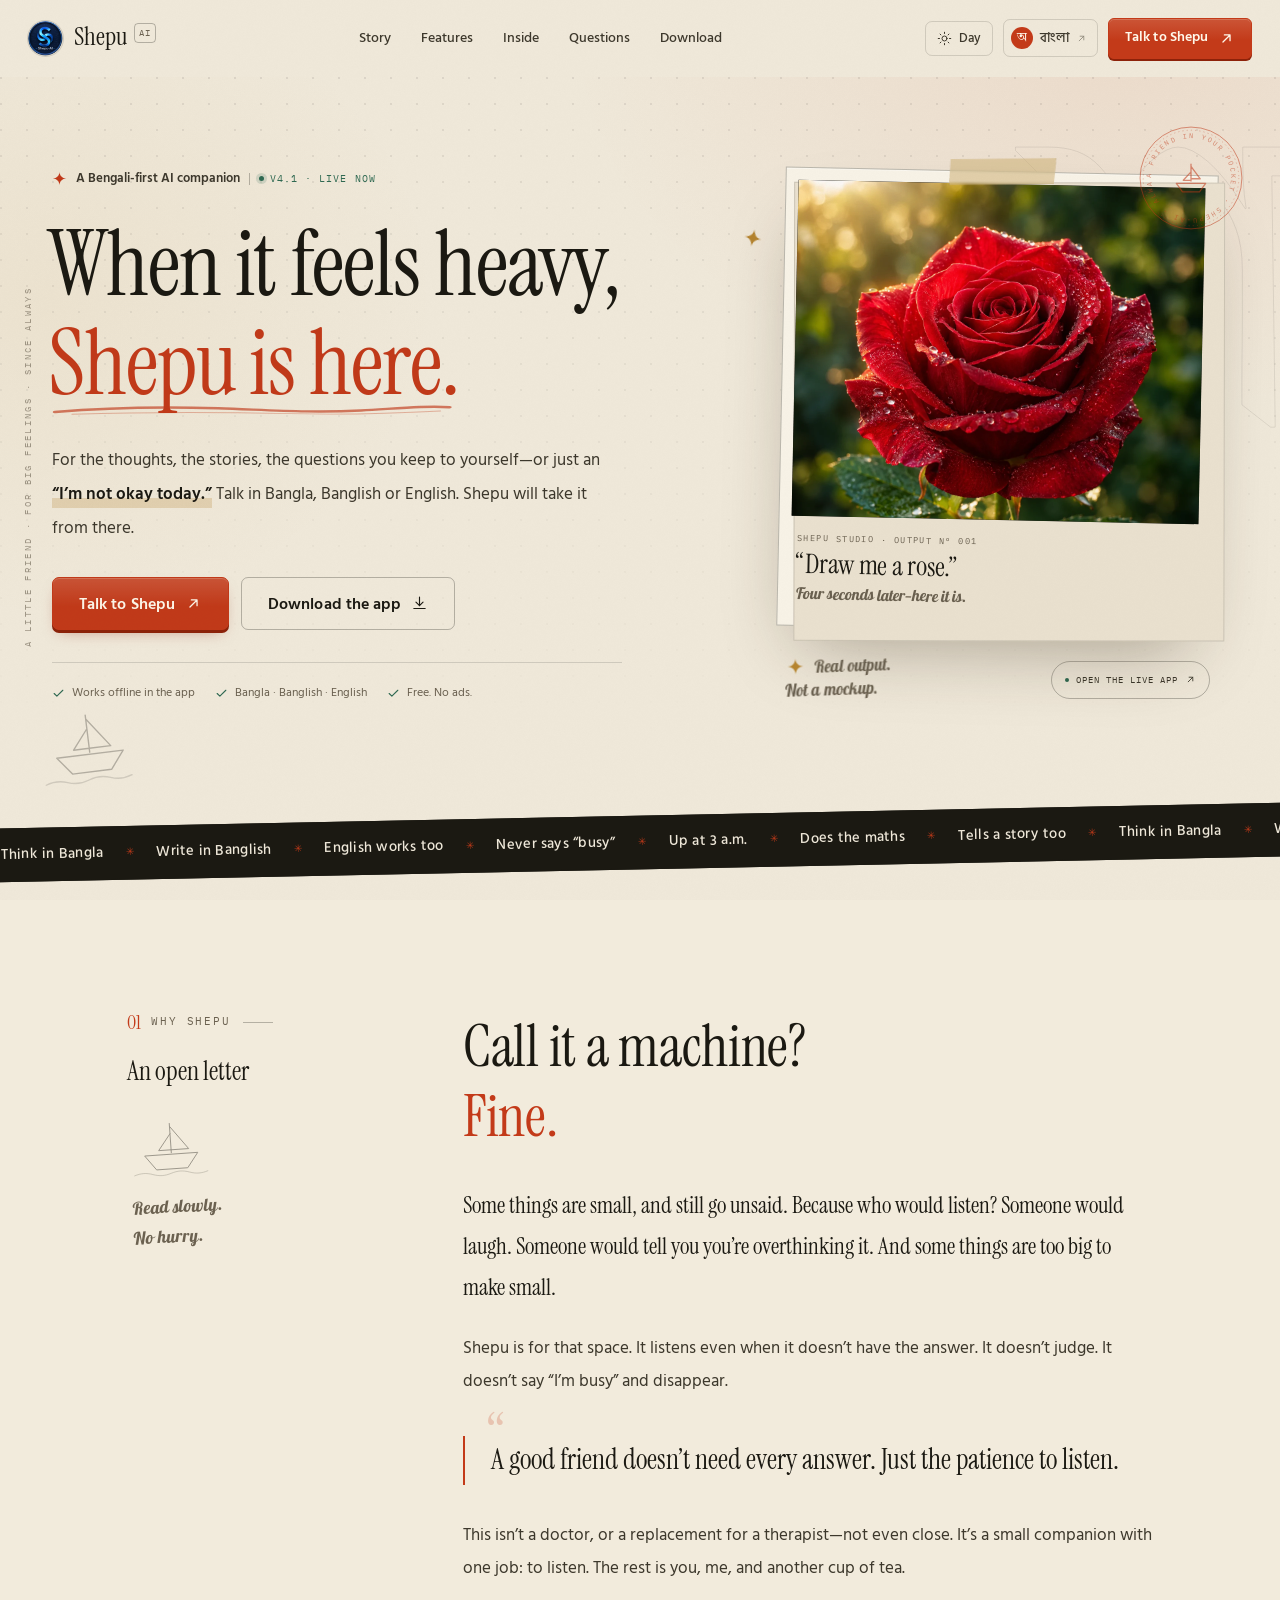
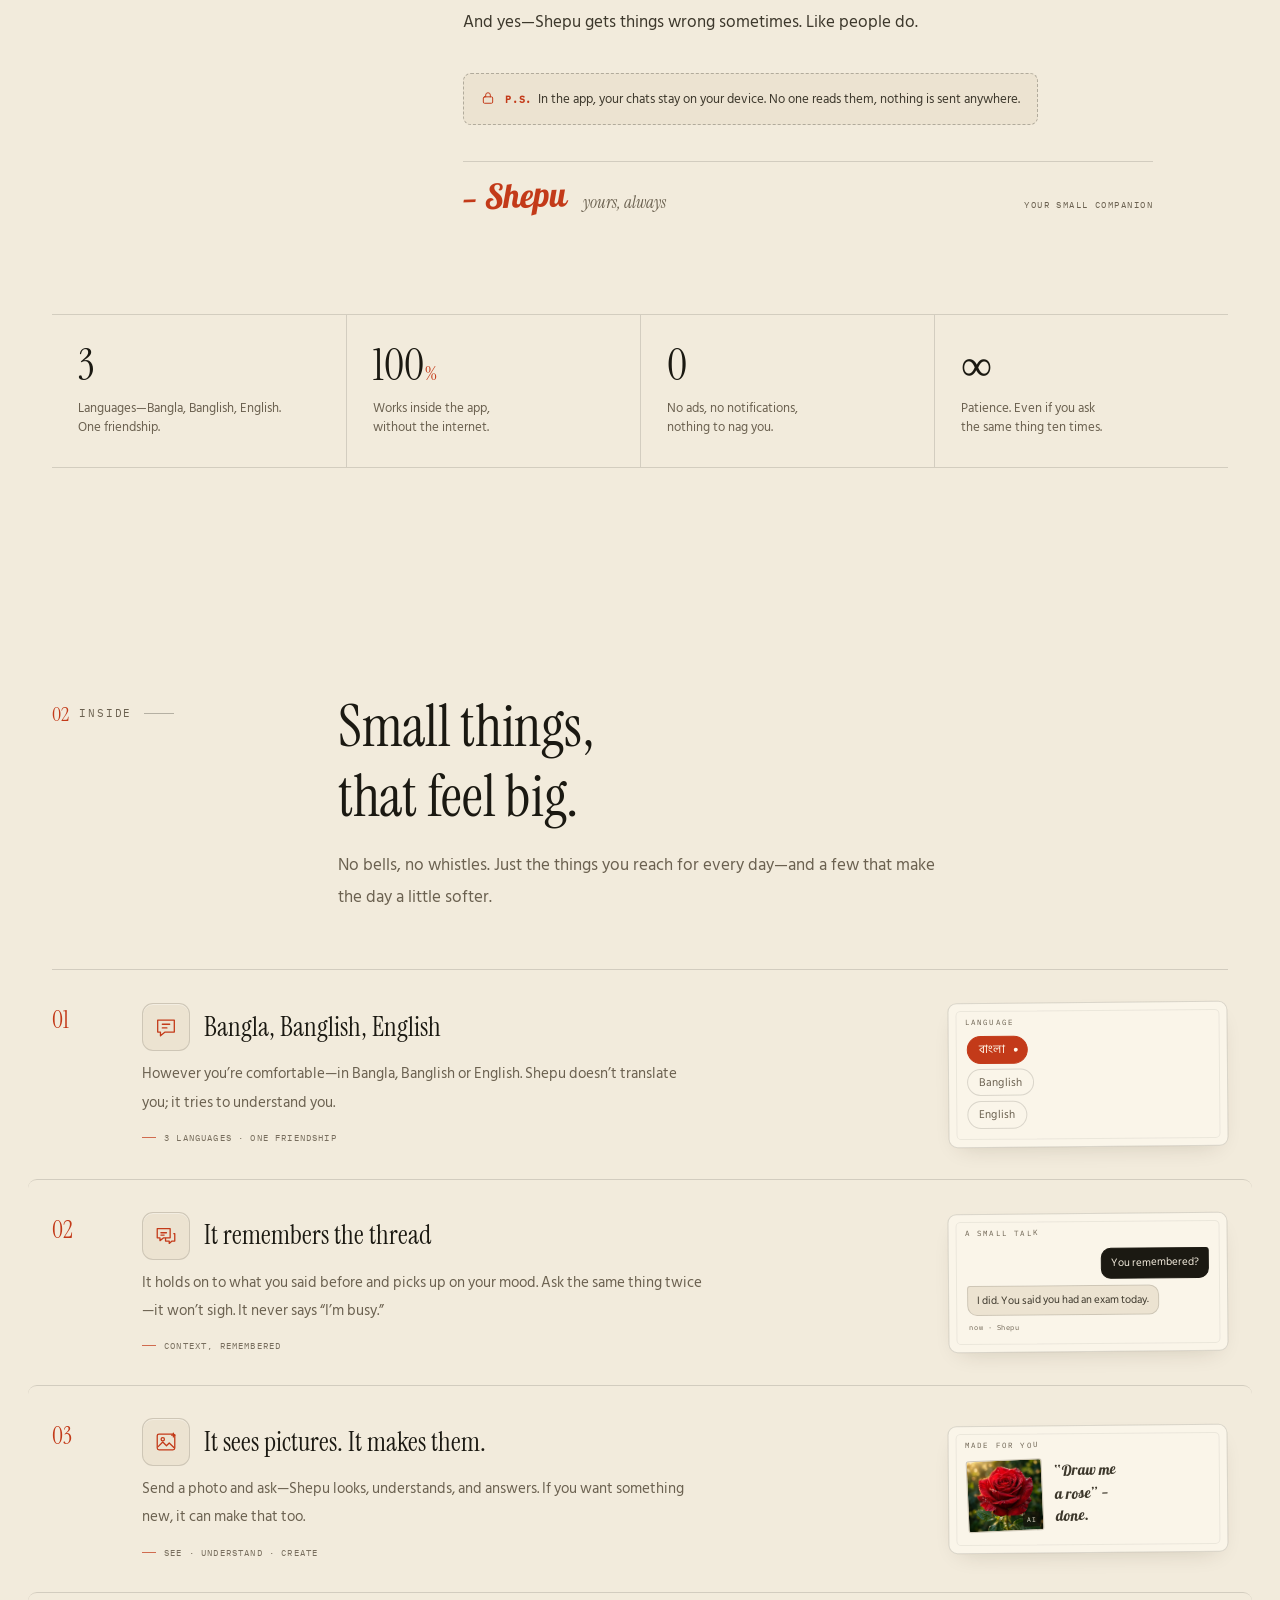
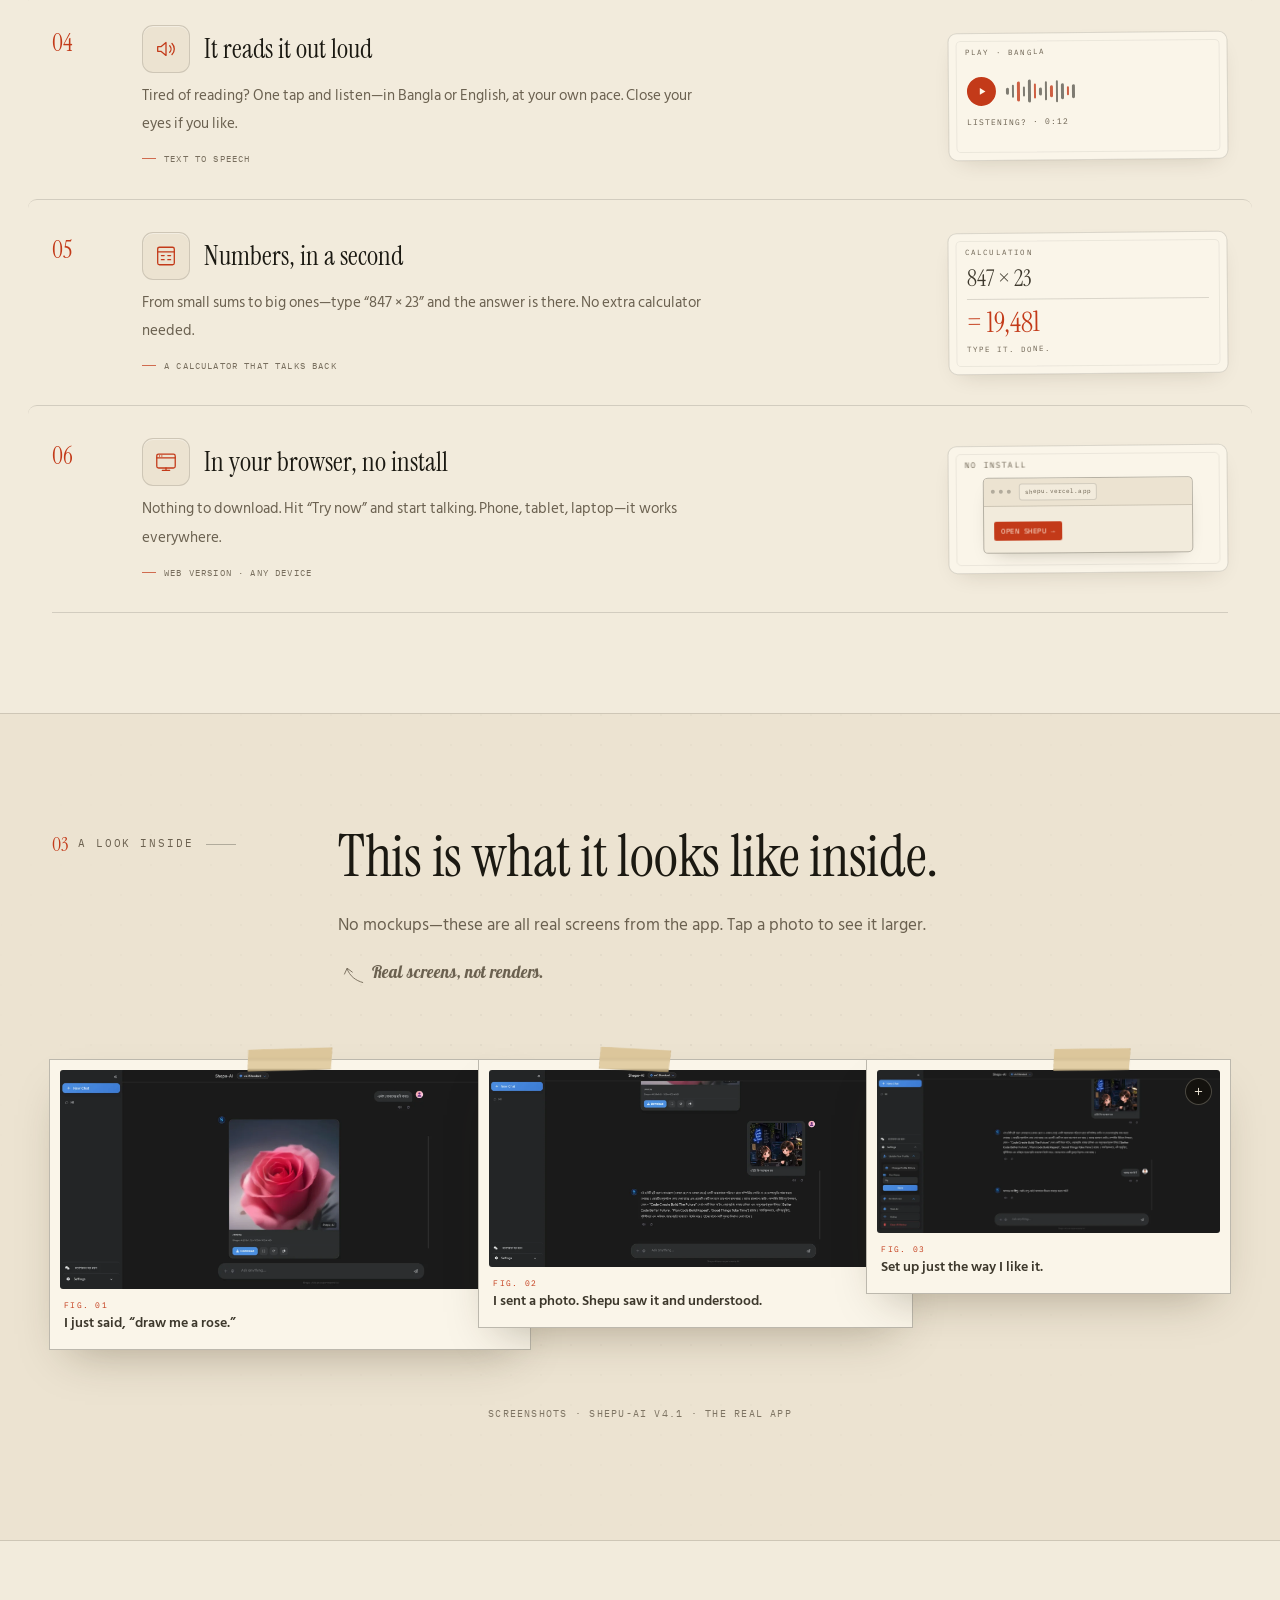
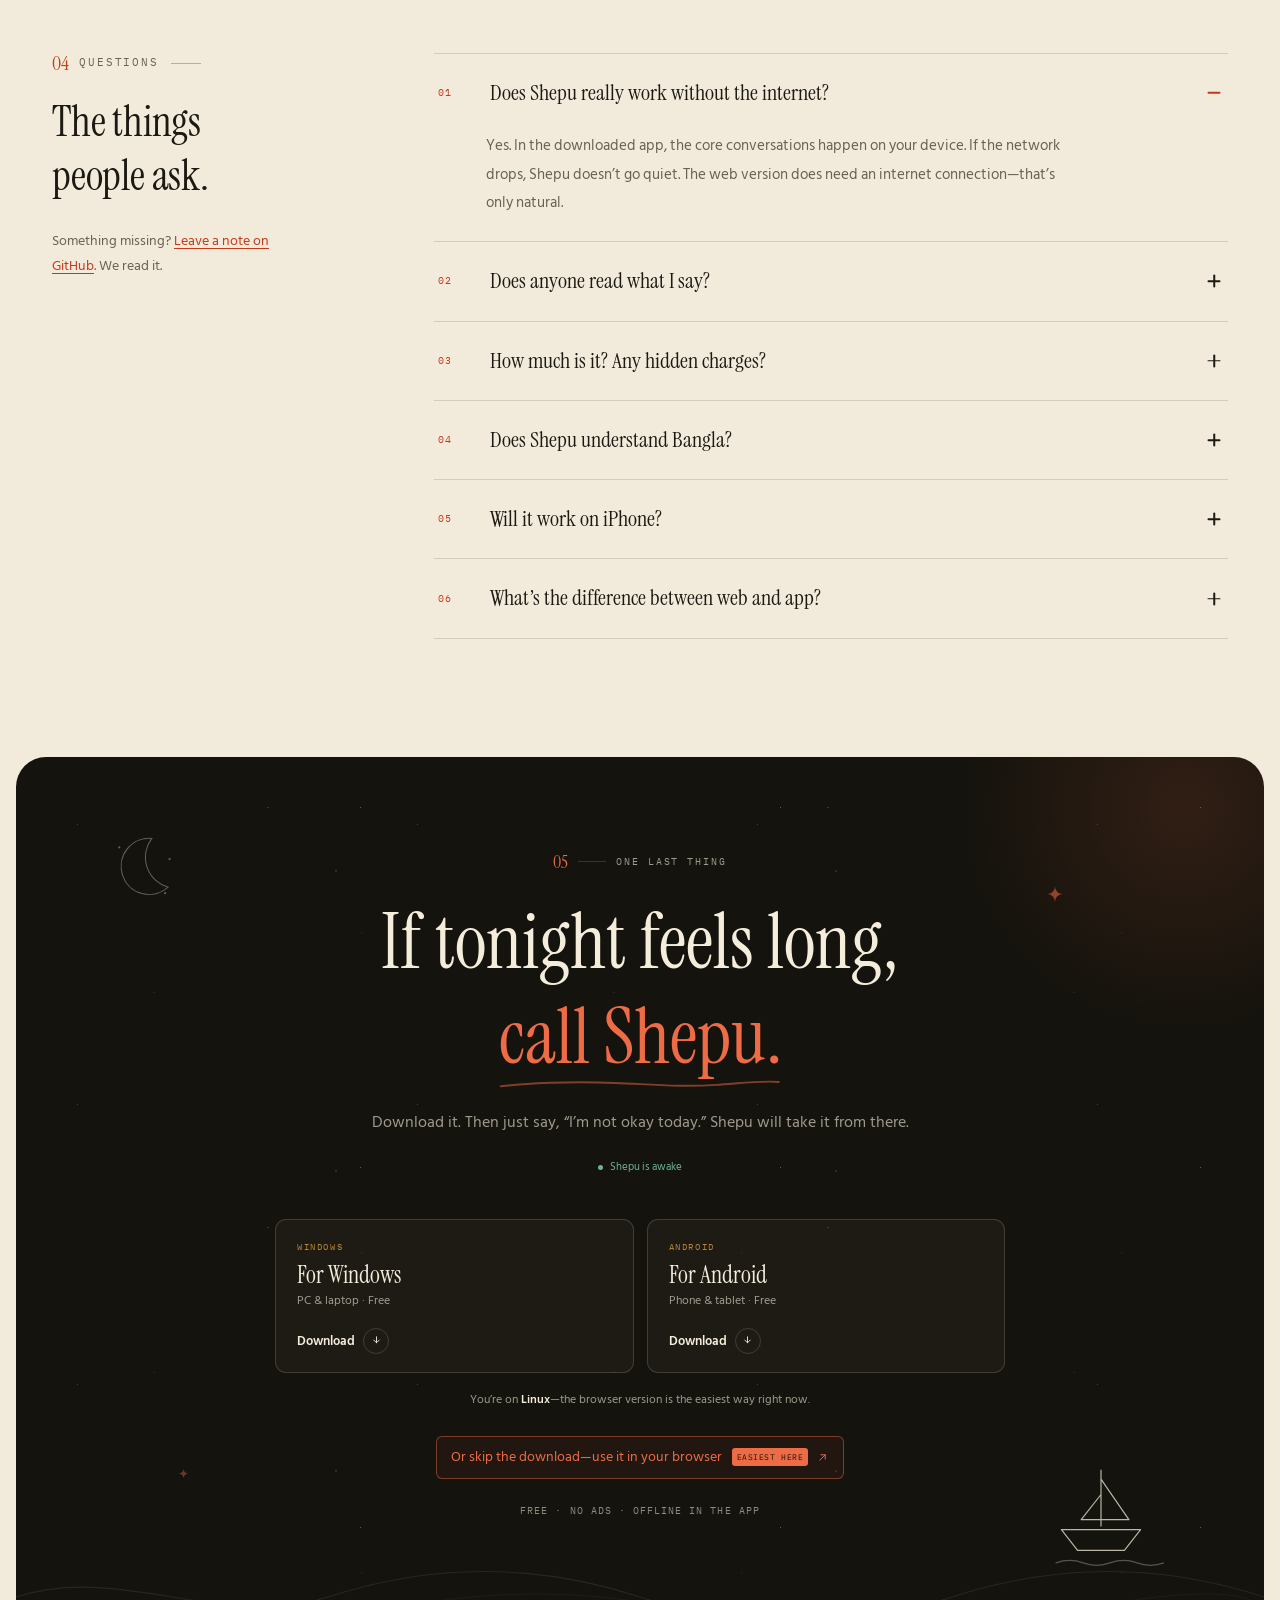
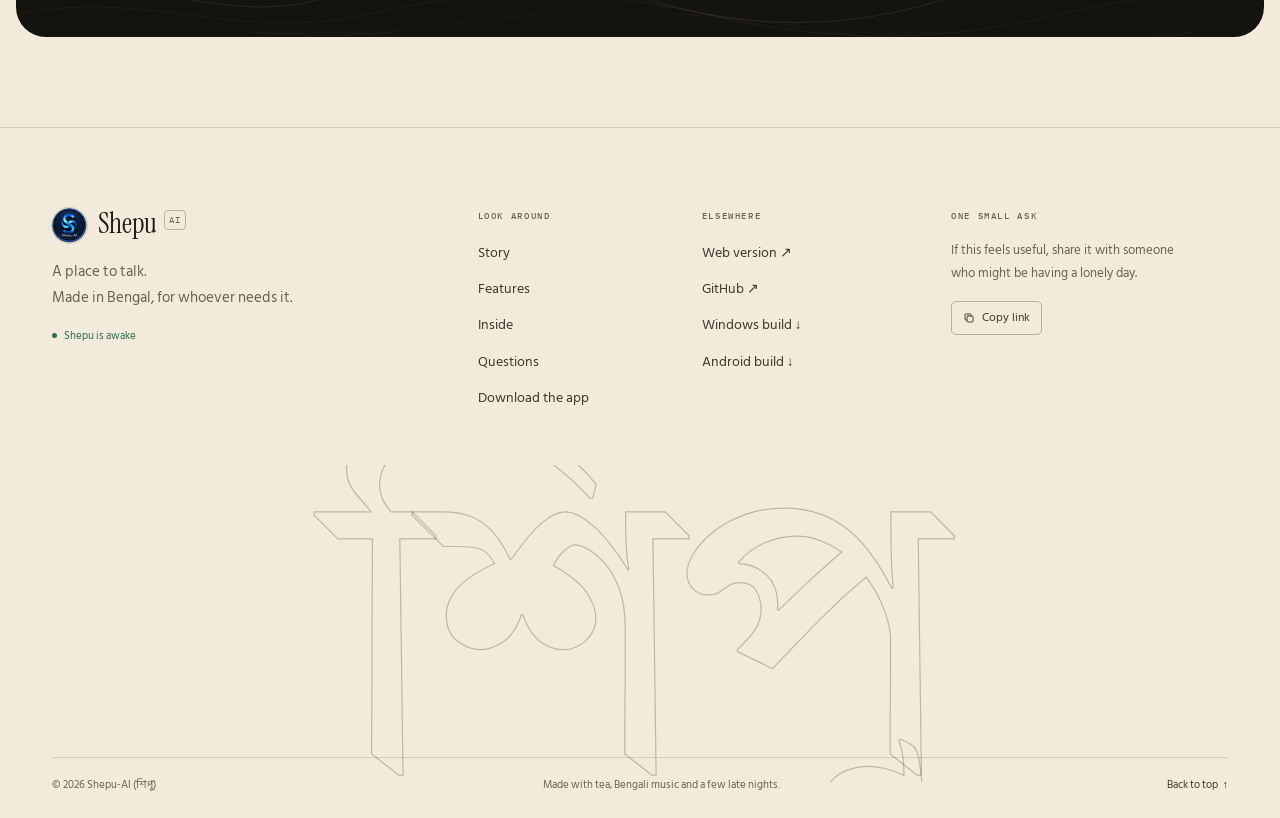
<file: wai.html>
<!DOCTYPE html>
<html lang="en" data-theme="day">
<head>
<meta charset="UTF-8">
<meta name="viewport" content="width=device-width, initial-scale=1.0">
<title>Shepu-AI — A little friend for the big feelings.</title>
<meta name="description" content="Shepu-AI is a Bengali-first AI companion. Talk in Bangla, Banglish or English, send a photo, do the maths—offline in the app. Free, with no ads.">
<meta name="theme-color" content="#f2ebdc" id="metaTheme">
<meta property="og:title" content="Shepu-AI — A little friend for the big feelings.">
<meta property="og:description" content="A place to talk. A Bengali-first AI companion—in Bangla, Banglish and English.">
<meta property="og:site_name" content="Shepu-AI">
<meta property="og:type" content="website">
<meta property="og:locale" content="en_US">
<meta property="og:locale:alternate" content="bn_BD">
<meta property="og:url" content="https://shepu.vercel.app/wai.html">
<meta property="og:image" content="https://shepu.vercel.app/ws-assets/img/logo-192.png">
<meta property="og:image:alt" content="The Shepu-AI logo">
<meta name="twitter:card" content="summary">
<meta name="application-name" content="Shepu-AI">
<link rel="canonical" href="https://shepu.vercel.app/wai.html">
<link rel="alternate" hreflang="en" href="https://shepu.vercel.app/wai.html">
<link rel="alternate" hreflang="bn" href="https://shepu.vercel.app/wai-bn.html">
<link rel="alternate" hreflang="x-default" href="https://shepu.vercel.app/wai.html">
<link rel="icon" type="image/png" sizes="64x64" href="ws-assets/img/logo-64.png">
<link rel="icon" type="image/png" sizes="192x192" href="ws-assets/img/logo-192.png">
<link rel="apple-touch-icon" href="ws-assets/img/apple-touch-icon.png">
<link rel="stylesheet" href="ws-assets/fonts/fonts.css">
<link rel="stylesheet" href="ws-assets/style.css">
<script>
document.documentElement.classList.add('js');
window.__shepuReady = false;
window.setTimeout(function () {
    if (!window.__shepuReady) document.documentElement.classList.remove('js');
}, 5000);
</script>
</head>
<body id="top">

<a class="skip-link" href="#main">Skip to main content</a>
<div class="grain" aria-hidden="true"></div>
<div class="progress" id="progress" aria-hidden="true"></div>

<!-- =============================== header =============================== -->
<header class="site-header" id="siteHeader">
    <div class="header-inner">
        <a class="brand" href="#top" aria-label="Shepu-AI — back to top">
            <img src="ws-assets/img/logo-64.png" alt="" width="35" height="35">
            <span class="brand-word">Shepu</span>
            <span class="brand-ai">AI</span>
        </a>

        <nav class="main-nav" aria-label="Main menu">
            <a href="#story">Story</a>
            <a href="#features">Features</a>
            <a href="#gallery">Inside</a>
            <a href="#faq">Questions</a>
            <a href="#download">Download</a>
        </nav>

        <div class="header-tools">
            <button class="theme-btn header-theme" type="button" data-theme-toggle aria-label="Switch to night mode">
                <svg class="ic-sun" viewBox="0 0 24 24" fill="none" stroke="currentColor" stroke-width="1.6" stroke-linecap="round" aria-hidden="true"><circle cx="12" cy="12" r="4"/><path d="M12 2v2M12 20v2M2 12h2M20 12h2M4.9 4.9l1.4 1.4M17.7 17.7l1.4 1.4M19.1 4.9l-1.4 1.4M6.3 17.7l-1.4 1.4"/></svg>
                <svg class="ic-moon" viewBox="0 0 24 24" fill="none" stroke="currentColor" stroke-width="1.6" stroke-linecap="round" stroke-linejoin="round" aria-hidden="true"><path d="M20.2 15.1A8.4 8.4 0 1 1 8.9 3.8a6.7 6.7 0 0 0 11.3 11.3Z"/></svg>
                <span class="theme-btn-label"><span class="lbl-day">Day</span><span class="lbl-night">Night</span></span>
            </button>
            <a class="lang-btn lang-switch" href="wai-bn.html" hreflang="bn" lang="bn" aria-label="Read this page in Bengali">
                <span class="glyph" aria-hidden="true">অ</span>
                <span class="lang-name">বাংলা</span>
                <svg viewBox="0 0 24 24" fill="none" stroke="currentColor" stroke-width="1.8" stroke-linecap="round" stroke-linejoin="round" aria-hidden="true"><path d="M7 17 17 7M9 7h8v8"/></svg>
            </a>
            <a class="btn btn-primary btn-sm header-cta" href="https://shepu.vercel.app/index/ai/ai.html" target="_blank" rel="noopener noreferrer" aria-label="Talk to Shepu — opens the live app in a new tab">
                Talk to Shepu
                <svg viewBox="0 0 24 24" fill="none" stroke="currentColor" stroke-width="1.8" stroke-linecap="round" stroke-linejoin="round" aria-hidden="true"><path d="M7 17 17 7M9 7h8v8"/></svg>
            </a>
            <button class="menu-btn" type="button" id="menuBtn" aria-label="Open menu" aria-expanded="false" aria-controls="mobileMenu">
                <span></span><span></span>
            </button>
        </div>
    </div>
</header>

<!-- mobile menu -->
<div class="mobile-menu" id="mobileMenu" aria-hidden="true">
    <nav class="mobile-nav" aria-label="Mobile menu">
        <a href="#story"><span class="no">01</span>Story</a>
        <a href="#features"><span class="no">02</span>Features</a>
        <a href="#gallery"><span class="no">03</span>Inside</a>
        <a href="#faq"><span class="no">04</span>Questions</a>
        <a href="#download"><span class="no">05</span>Download</a>
    </nav>
    <div class="mm-foot">
        <p class="mm-note">A place to talk.<br>Made in Bengal, for whoever needs it.</p>
        <a class="btn btn-primary btn-lg" href="https://shepu.vercel.app/index/ai/ai.html" target="_blank" rel="noopener noreferrer" aria-label="Talk to Shepu — opens the live app in a new tab">Talk to Shepu</a>
        <button class="theme-btn mm-theme" type="button" data-theme-toggle aria-label="Switch to night mode">
            <svg class="ic-sun" viewBox="0 0 24 24" fill="none" stroke="currentColor" stroke-width="1.6" stroke-linecap="round" aria-hidden="true"><circle cx="12" cy="12" r="4"/><path d="M12 2v2M12 20v2M2 12h2M20 12h2M4.9 4.9l1.4 1.4M17.7 17.7l1.4 1.4M19.1 4.9l-1.4 1.4M6.3 17.7l-1.4 1.4"/></svg>
            <svg class="ic-moon" viewBox="0 0 24 24" fill="none" stroke="currentColor" stroke-width="1.6" stroke-linecap="round" stroke-linejoin="round" aria-hidden="true"><path d="M20.2 15.1A8.4 8.4 0 1 1 8.9 3.8a6.7 6.7 0 0 0 11.3 11.3Z"/></svg>
            <span class="theme-btn-label"><span class="lbl-day">Day</span><span class="lbl-night">Night</span></span>
        </button>
    </div>
</div>

<main id="main">

<!-- ================================ hero ================================ -->
<section class="hero" aria-labelledby="heroTitle">
    <p class="hero-margin" aria-hidden="true">A little friend · for big feelings · since always</p>
    <div class="hero-watermark" aria-hidden="true">শ</div>

    <div class="hero-inner">
        <div class="hero-copy">
            <p class="eyebrow">
                <svg class="star" viewBox="0 0 24 24" fill="currentColor" aria-hidden="true"><path d="M12 1.5c.5 6.2 4.3 10 10.5 10.5-6.2.5-10 4.3-10.5 10.5C11.5 16.3 7.7 12.5 1.5 12 7.7 11.5 11.5 7.7 12 1.5Z"/></svg>
                <span class="bn">A Bengali-first AI companion</span>
                <span class="divider" aria-hidden="true"></span>
                <span class="live"><i class="live-dot" aria-hidden="true"></i>v4.1 · live now</span>
            </p>

            <h1 class="hero-title" id="heroTitle">
                When it feels heavy,<br>
                <span class="accent-word">Shepu is here.
                    <svg class="underline" viewBox="0 0 400 22" fill="none" preserveAspectRatio="none" aria-hidden="true">
                        <path d="M3 15c49-8 107-10 162-7 50 3 92 9 142 4 32-3 63-9 88-6" stroke="currentColor" stroke-width="4.5" stroke-linecap="round"/>
                        <path d="M20 19c72-4 144-4 216-1 48 2 102 0 150-5" stroke="currentColor" stroke-width="1.6" stroke-linecap="round" opacity=".5"/>
                    </svg>
                </span>
                <svg class="h1-spark" viewBox="0 0 24 24" fill="currentColor" aria-hidden="true"><path d="M12 1.5c.5 6.2 4.3 10 10.5 10.5-6.2.5-10 4.3-10.5 10.5C11.5 16.3 7.7 12.5 1.5 12 7.7 11.5 11.5 7.7 12 1.5Z"/></svg>
            </h1>

            <p class="hero-lede">
                For the thoughts, the stories, the questions you keep to yourself—or just an <em>“I’m not okay today.”</em>
                Talk in Bangla, Banglish or English. Shepu will take it from there.
            </p>

            <div class="hero-cta">
                <a class="btn btn-primary btn-lg" href="https://shepu.vercel.app/index/ai/ai.html" target="_blank" rel="noopener noreferrer" aria-label="Talk to Shepu — opens the live app in a new tab">
                    Talk to Shepu
                    <svg viewBox="0 0 24 24" fill="none" stroke="currentColor" stroke-width="1.8" stroke-linecap="round" stroke-linejoin="round" aria-hidden="true"><path d="M7 17 17 7M9 7h8v8"/></svg>
                </a>
                <a class="btn btn-ghost btn-lg" href="#download">
                    Download the app
                    <svg viewBox="0 0 24 24" fill="none" stroke="currentColor" stroke-width="1.6" stroke-linecap="round" stroke-linejoin="round" aria-hidden="true"><path d="M12 3v12M7 10l5 5 5-5M4 19h16"/></svg>
                </a>
            </div>

            <ul class="hero-facts">
                <li>
                    <svg viewBox="0 0 24 24" fill="none" stroke="currentColor" stroke-width="2" stroke-linecap="round" stroke-linejoin="round" aria-hidden="true"><path d="m4 12 5 5L20 6"/></svg>
                    Works offline in the app
                </li>
                <li>
                    <svg viewBox="0 0 24 24" fill="none" stroke="currentColor" stroke-width="2" stroke-linecap="round" stroke-linejoin="round" aria-hidden="true"><path d="m4 12 5 5L20 6"/></svg>
                    Bangla · Banglish · English
                </li>
                <li>
                    <svg viewBox="0 0 24 24" fill="none" stroke="currentColor" stroke-width="2" stroke-linecap="round" stroke-linejoin="round" aria-hidden="true"><path d="m4 12 5 5L20 6"/></svg>
                    Free. No ads.
                </li>
            </ul>
        </div>

        <div class="hero-art">
            <svg class="stamp" viewBox="0 0 140 140" aria-hidden="true">
                <defs><path id="stampPath" d="M70,70 m-52,0 a52,52 0 1,1 104,0 a52,52 0 1,1 -104,0"/></defs>
                <circle cx="70" cy="70" r="66" fill="none" stroke="currentColor" stroke-width="1.2"/>
                <circle cx="70" cy="70" r="62" fill="none" stroke="currentColor" stroke-width=".7" stroke-dasharray="1.5 4"/>
                <text fill="currentColor" font-family="IBM Plex Mono, monospace" font-size="8.8" letter-spacing="2.7">
                    <textPath href="#stampPath">A FRIEND IN YOUR POCKET · SHEPU-AI · ALWAYS AROUND ·</textPath>
                </text>
                <g fill="none" stroke="currentColor" stroke-width="1.7" stroke-linecap="round" stroke-linejoin="round" transform="translate(49 50)">
                    <path d="M21 2v22M21 5l12 16H21M21 12 11 23h10M2 27h38l-8 11H10Z"/>
                </g>
            </svg>

            <figure class="hero-print">
                <span class="tape" aria-hidden="true"></span>
                <div class="print-image">
                    <img src="ws-assets/img/rose-print.webp" alt="A red rose made by Shepu from a one-line request" width="1254" height="1254">
                </div>
                <figcaption class="print-caption">
                    <span class="print-no">Shepu Studio · Output Nº 001</span>
                    <p>“Draw me a rose.”</p>
                    <span class="print-sub">Four seconds later—here it is.</span>
                </figcaption>
            </figure>

            <div class="hero-art-foot">
                <p class="hero-scribble" aria-hidden="true">
                    <svg viewBox="0 0 24 24" fill="currentColor"><path d="M12 1.5c.5 6.2 4.3 10 10.5 10.5-6.2.5-10 4.3-10.5 10.5C11.5 16.3 7.7 12.5 1.5 12 7.7 11.5 11.5 7.7 12 1.5Z"/></svg>
                    Real output.<br>Not a mockup.
                </p>
                <a class="hero-open" href="https://shepu.vercel.app/index/ai/ai.html" target="_blank" rel="noopener noreferrer" aria-label="Talk to Shepu in the live app — opens in a new tab">
                    <i class="live-dot" aria-hidden="true"></i>
                    Open the live app
                    <svg viewBox="0 0 24 24" fill="none" stroke="currentColor" stroke-width="1.9" stroke-linecap="round" stroke-linejoin="round" aria-hidden="true"><path d="M7 17 17 7M9 7h8v8"/></svg>
                </a>
            </div>
        </div>
    </div>

    <svg class="hero-doodle-boat" viewBox="0 0 120 80" fill="none" stroke="currentColor" stroke-width="1.4" stroke-linecap="round" stroke-linejoin="round" aria-hidden="true">
        <path d="M60 8v38M60 12l22 30H60M60 22 44 42h16M26 48h68l-14 18H40Z"/>
        <path d="M12 74c8-3 14-3 22 0s14 3 22 0 14-3 22 0 14 3 22 0" opacity=".5"/>
    </svg>
</section>

<!-- ================================= ticker ================================ -->
<div class="ticker-wrap">
    <div class="ticker" aria-hidden="true">
        <div class="ticker-track">
            <div class="ticker-set">
                <span>Think in Bangla</span><span class="sep">✳</span>
                <span>Write in Banglish</span><span class="sep">✳</span>
                <span>English works too</span><span class="sep">✳</span>
                <span>Never says “busy”</span><span class="sep">✳</span>
                <span>Up at 3 a.m.</span><span class="sep">✳</span>
                <span>Does the maths</span><span class="sep">✳</span>
                <span>Tells a story too</span><span class="sep">✳</span>
            </div>
            <div class="ticker-set">
                <span>Think in Bangla</span><span class="sep">✳</span>
                <span>Write in Banglish</span><span class="sep">✳</span>
                <span>English works too</span><span class="sep">✳</span>
                <span>Never says “busy”</span><span class="sep">✳</span>
                <span>Up at 3 a.m.</span><span class="sep">✳</span>
                <span>Does the maths</span><span class="sep">✳</span>
                <span>Tells a story too</span><span class="sep">✳</span>
            </div>
        </div>
    </div>
</div>

<!-- ================================= story ================================ -->
<section class="story" id="story" aria-labelledby="storyTitle">
    <div class="wrap">
        <div class="story-grid">
            <aside class="story-aside reveal">
                <div class="story-aside-inner">
                    <p class="section-label"><span class="no">01</span>WHY SHEPU</p>
                    <h2 class="aside-title">An open letter</h2>
                    <svg class="doodle" viewBox="0 0 120 80" fill="none" stroke="currentColor" stroke-width="1.3" stroke-linecap="round" stroke-linejoin="round" aria-hidden="true">
                        <path d="M60 6v40M60 10l24 32H60M60 20 43 42h17M24 48h72L81 68H39Z"/>
                        <path d="M8 74c9-3 16-3 25 0s16 3 25 0 16-3 25 0 16 3 25 0" opacity=".45"/>
                    </svg>
                    <p class="hand-note">Read slowly.<br>No hurry.</p>
                </div>
            </aside>

            <div class="story-body">
                <h2 class="section-h reveal" id="storyTitle">Call it a machine?<br><span class="red">Fine.</span></h2>

                <p class="story-lead reveal" style="--d:60ms">
                    Some things are small, and still go unsaid. Because who would listen? Someone would laugh. Someone would tell you you’re overthinking it. And some things are too big to make small.
                </p>

                <p class="body reveal" style="--d:100ms">
                    Shepu is for that space. It listens even when it doesn’t have the answer. It doesn’t judge. It doesn’t say “I’m busy” and disappear.
                </p>

                <blockquote class="pull reveal" style="--d:140ms">
                    A good friend doesn’t need every answer. Just the patience to listen.
                </blockquote>

                <p class="body reveal" style="--d:180ms">
                    This isn’t a doctor, or a replacement for a therapist—not even close. It’s a small companion with one job: to listen. The rest is you, me, and another cup of tea.
                </p>

                <p class="body reveal" style="--d:220ms">
                    And yes—Shepu gets things wrong sometimes. Like people do.
                </p>

                <div class="ps reveal" style="--d:260ms">
                    <svg viewBox="0 0 24 24" fill="none" stroke="currentColor" stroke-width="1.7" stroke-linecap="round" stroke-linejoin="round" aria-hidden="true"><rect x="4" y="10" width="16" height="11" rx="2"/><path d="M8 10V7a4 4 0 0 1 8 0v3"/></svg>
                    <p><strong>P.S.</strong> In the app, your chats stay on your device. No one reads them, nothing is sent anywhere.</p>
                </div>

                <p class="signature reveal" style="--d:300ms">
                    <span class="sig-name">— Shepu</span>
                    <span class="sig-en">yours, always</span>
                    <span class="sig-sub">your small companion</span>
                </p>
            </div>
        </div>

        <ul class="stats reveal" aria-label="Shepu at a glance">
            <li>
                <span class="big">3</span>
                <span class="lbl">Languages—Bangla, Banglish, English.<br>One friendship.</span>
            </li>
            <li>
                <span class="big">100<small>%</small></span>
                <span class="lbl">Works inside the app,<br>without the internet.</span>
            </li>
            <li>
                <span class="big">0</span>
                <span class="lbl">No ads, no notifications,<br>nothing to nag you.</span>
            </li>
            <li>
                <span class="big">∞</span>
                <span class="lbl">Patience. Even if you ask<br>the same thing ten times.</span>
            </li>
        </ul>
    </div>
</section>

<!-- ================================ features ============================== -->
<section class="features" id="features" aria-labelledby="featuresTitle">
    <div class="wrap">
        <div class="section-head">
            <p class="section-label reveal"><span class="no">02</span>INSIDE</p>
            <div>
                <h2 class="section-h reveal" id="featuresTitle">Small things,<br>that feel big.</h2>
                <p class="section-intro reveal" style="--d:80ms">No bells, no whistles. Just the things you reach for every day—and a few that make the day a little softer.</p>
            </div>
        </div>

        <div class="feature-list">
            <article class="feature reveal">
                <div class="f-index">01</div>
                <div class="f-main">
                    <div class="f-head">
                        <svg class="f-icon" viewBox="0 0 26 26" fill="none" stroke="currentColor" stroke-width="1.4" stroke-linecap="round" stroke-linejoin="round" aria-hidden="true"><path d="M4 5.5h18v13H12l-5 4v-4H4Z"/><path d="M9 10h8M9 14h5"/></svg>
                        <h3>Bangla, Banglish, English</h3>
                    </div>
                    <p class="f-body">However you’re comfortable—in Bangla, Banglish or English. Shepu doesn’t translate you; it tries to understand you.</p>
                    <p class="f-meta">3 languages · one friendship</p>
                </div>
                <div class="f-art" aria-hidden="true">
                    <span class="art-label">LANGUAGE</span>
                    <div class="art-lang">
                        <span class="on">বাংলা</span>
                        <span>Banglish</span>
                        <span>English</span>
                    </div>
                </div>
            </article>

            <article class="feature reveal">
                <div class="f-index">02</div>
                <div class="f-main">
                    <div class="f-head">
                        <svg class="f-icon" viewBox="0 0 26 26" fill="none" stroke="currentColor" stroke-width="1.4" stroke-linecap="round" stroke-linejoin="round" aria-hidden="true"><path d="M3.5 5h14v10h-7l-4 3v-3h-3Z"/><path d="M21.5 10.5h1v8h-3l-3 2.5v-2.5h-4v-3"/><path d="M7.5 9.5h6M7.5 12h3.5"/></svg>
                        <h3>It remembers the thread</h3>
                    </div>
                    <p class="f-body">It holds on to what you said before and picks up on your mood. Ask the same thing twice—it won’t sigh. It never says “I’m busy.”</p>
                    <p class="f-meta">Context, remembered</p>
                </div>
                <div class="f-art" aria-hidden="true">
                    <span class="art-label">A SMALL TALK</span>
                    <div class="art-chat">
                        <span class="mini-bubble user">You remembered?</span>
                        <span class="mini-bubble">I did. You said you had an exam today.</span>
                        <span class="mini-time">now · Shepu</span>
                    </div>
                </div>
            </article>

            <article class="feature reveal">
                <div class="f-index">03</div>
                <div class="f-main">
                    <div class="f-head">
                        <svg class="f-icon" viewBox="0 0 26 26" fill="none" stroke="currentColor" stroke-width="1.4" stroke-linecap="round" stroke-linejoin="round" aria-hidden="true"><rect x="3.5" y="4.5" width="19" height="17" rx="2"/><circle cx="9.5" cy="10" r="1.8"/><path d="m4.5 18 5-5 4 4 3-3 5 5"/><path d="M21 3.5v4M19 5.5h4"/></svg>
                        <h3>It sees pictures. It makes them.</h3>
                    </div>
                    <p class="f-body">Send a photo and ask—Shepu looks, understands, and answers. If you want something new, it can make that too.</p>
                    <p class="f-meta">See · understand · create</p>
                </div>
                <div class="f-art" aria-hidden="true">
                    <span class="art-label">MADE FOR YOU</span>
                    <div class="art-photo">
                        <div class="mini-photo">
                            <img src="ws-assets/img/rose.webp" alt="" loading="lazy" width="1254" height="1254">
                            <span class="ai-tag">AI</span>
                        </div>
                        <span class="caption">“Draw me<br>a rose” —<br>done.</span>
                    </div>
                </div>
            </article>

            <article class="feature reveal">
                <div class="f-index">04</div>
                <div class="f-main">
                    <div class="f-head">
                        <svg class="f-icon" viewBox="0 0 26 26" fill="none" stroke="currentColor" stroke-width="1.4" stroke-linecap="round" stroke-linejoin="round" aria-hidden="true"><path d="M4 10.5h3.5L13 6v14l-5.5-4.5H4Z"/><path d="M17 9.5a5 5 0 0 1 0 7M19.5 7a8.5 8.5 0 0 1 0 12"/></svg>
                        <h3>It reads it out loud</h3>
                    </div>
                    <p class="f-body">Tired of reading? One tap and listen—in Bangla or English, at your own pace. Close your eyes if you like.</p>
                    <p class="f-meta">Text to speech</p>
                </div>
                <div class="f-art" aria-hidden="true">
                    <span class="art-label">PLAY · Bangla</span>
                    <div class="art-sound">
                        <div class="sound-top">
                            <span class="play-dot"><svg viewBox="0 0 12 12" fill="currentColor" aria-hidden="true"><path d="M2.5 1.5 10 6l-7.5 4.5Z"/></svg></span>
                            <div class="bars">
                                <i style="height:7px;--i:0"></i><i style="height:13px;--i:1"></i><i style="height:20px;--i:2"></i><i style="height:10px;--i:3"></i><i style="height:23px;--i:4"></i><i style="height:15px;--i:5"></i><i style="height:8px;--i:6"></i><i style="height:19px;--i:7"></i><i style="height:12px;--i:8"></i><i style="height:22px;--i:9"></i><i style="height:16px;--i:10"></i><i style="height:9px;--i:11"></i><i style="height:14px;--i:12"></i>
                            </div>
                        </div>
                        <span class="sound-meta">Listening? · 0:12</span>
                    </div>
                </div>
            </article>

            <article class="feature reveal">
                <div class="f-index">05</div>
                <div class="f-main">
                    <div class="f-head">
                        <svg class="f-icon" viewBox="0 0 26 26" fill="none" stroke="currentColor" stroke-width="1.4" stroke-linecap="round" stroke-linejoin="round" aria-hidden="true"><rect x="4" y="3.5" width="18" height="19" rx="2"/><path d="M4 8.5h18"/><path d="M8 12.5h3M8 17h3M15 12.5h3M15 17h3"/></svg>
                        <h3>Numbers, in a second</h3>
                    </div>
                    <p class="f-body">From small sums to big ones—type “847 × 23” and the answer is there. No extra calculator needed.</p>
                    <p class="f-meta">A calculator that talks back</p>
                </div>
                <div class="f-art" aria-hidden="true">
                    <span class="art-label">CALCULATION</span>
                    <div class="art-calc">
                        <span class="calc-q">847 × 23</span>
                        <span class="calc-line"></span>
                        <span class="calc-a">= 19,481</span>
                        <span class="calc-note">Type it. Done.</span>
                    </div>
                </div>
            </article>

            <article class="feature reveal">
                <div class="f-index">06</div>
                <div class="f-main">
                    <div class="f-head">
                        <svg class="f-icon" viewBox="0 0 26 26" fill="none" stroke="currentColor" stroke-width="1.4" stroke-linecap="round" stroke-linejoin="round" aria-hidden="true"><rect x="3" y="4.5" width="20" height="15" rx="2"/><path d="M3 8.5h20M6 6.5h.01M8.5 6.5h.01"/><path d="M9 22h8M13 19.5V22"/></svg>
                        <h3>In your browser, no install</h3>
                    </div>
                    <p class="f-body">Nothing to download. Hit “Try now” and start talking. Phone, tablet, laptop—it works everywhere.</p>
                    <p class="f-meta">Web version · any device</p>
                </div>
                <div class="f-art" aria-hidden="true">
                    <span class="art-label">NO INSTALL</span>
                    <div class="art-browser">
                        <div class="browser-bar">
                            <i></i><i></i><i></i>
                            <span class="url">shepu.vercel.app</span>
                        </div>
                        <div class="browser-body">
                            <span class="sk s1"></span>
                            <span class="sk s2"></span>
                            <span class="try">Open Shepu →</span>
                        </div>
                    </div>
                </div>
            </article>
        </div>
    </div>
</section>

<!-- ================================= gallery ============================== -->
<section class="gallery-section" id="gallery" aria-labelledby="galleryTitle">
    <div class="wrap">
        <div class="section-head gallery-head">
            <p class="section-label reveal"><span class="no">03</span>A LOOK INSIDE</p>
            <div>
                <h2 class="section-h reveal" id="galleryTitle">This is what it looks like inside.</h2>
                <p class="section-intro reveal" style="--d:80ms">No mockups—these are all real screens from the app. Tap a photo to see it larger.</p>
                <p class="gallery-note reveal" style="--d:120ms">
                    <svg viewBox="0 0 40 30" fill="none" stroke="currentColor" stroke-width="1.3" stroke-linecap="round" stroke-linejoin="round" aria-hidden="true"><path d="M38 25C27 22 18 15 14 4"/><path d="M22 9 14 3l-4 9"/></svg>
                    Real screens, not renders.
                </p>
            </div>
        </div>

        <div class="collage">
            <figure class="photo p1 reveal">
                <span class="tape" aria-hidden="true"></span>
                <button class="photo-btn" type="button" data-photo="0" aria-label="See larger: the screen where a rose was made">
                    <img src="ws-assets/img/demo-1.webp" alt="A red rose generated by Shepu at the user’s request" width="1600" height="760" loading="lazy">
                    <span class="photo-expand" aria-hidden="true"><svg viewBox="0 0 24 24" fill="none" stroke="currentColor" stroke-width="2" stroke-linecap="round"><path d="M12 5v14M5 12h14"/></svg></span>
                </button>
                <figcaption>
                    <span class="fig-no">FIG. 01</span>
                    <span class="fig-title">I just said, “draw me a rose.”</span>
                </figcaption>
            </figure>

            <figure class="photo p2 reveal" style="--d:100ms">
                <span class="tape" aria-hidden="true"></span>
                <button class="photo-btn" type="button" data-photo="1" aria-label="See larger: the screen where a photo was understood">
                    <img src="ws-assets/img/demo-2.webp" alt="An anime image sent to Shepu being discussed" width="1600" height="760" loading="lazy">
                    <span class="photo-expand" aria-hidden="true"><svg viewBox="0 0 24 24" fill="none" stroke="currentColor" stroke-width="2" stroke-linecap="round"><path d="M12 5v14M5 12h14"/></svg></span>
                </button>
                <figcaption>
                    <span class="fig-no">FIG. 02</span>
                    <span class="fig-title">I sent a photo. Shepu saw it and understood.</span>
                </figcaption>
            </figure>

            <figure class="photo p3 reveal" style="--d:200ms">
                <span class="tape" aria-hidden="true"></span>
                <button class="photo-btn" type="button" data-photo="2" aria-label="See larger: the screen for setting up your profile">
                    <img src="ws-assets/img/demo-3.webp" alt="Shepu’s settings screen for profile picture, name and language" width="1600" height="760" loading="lazy">
                    <span class="photo-expand" aria-hidden="true"><svg viewBox="0 0 24 24" fill="none" stroke="currentColor" stroke-width="2" stroke-linecap="round"><path d="M12 5v14M5 12h14"/></svg></span>
                </button>
                <figcaption>
                    <span class="fig-no">FIG. 03</span>
                    <span class="fig-title">Set up just the way I like it.</span>
                </figcaption>
            </figure>
        </div>
        <p class="collage-foot">Screenshots · Shepu-AI v4.1 · the real app</p>
    </div>
</section>

<!-- ================================== faq ================================= -->
<section class="faq-section" id="faq" aria-labelledby="faqTitle">
    <div class="wrap">
        <div class="faq-grid">
            <aside class="faq-aside reveal">
                <div class="faq-aside-inner">
                    <p class="section-label"><span class="no">04</span>QUESTIONS</p>
                    <h2 class="section-h" id="faqTitle">The things<br>people ask.</h2>
                    <p class="faq-note">Something missing? <a href="https://github.com/shepu1" target="_blank" rel="noopener noreferrer">Leave a note on GitHub</a>. We read it.</p>
                </div>
            </aside>

            <div class="faq-list reveal" style="--d:80ms">
                <div class="faq-item open">
                    <h3>
                        <button class="faq-q" type="button" aria-expanded="true" aria-controls="faq-a1" id="faq-q1">
                            <span class="faq-no">01</span>
                            <span class="faq-q-text">Does Shepu really work without the internet?</span>
                            <span class="faq-plus" aria-hidden="true"></span>
                        </button>
                    </h3>
                    <div class="faq-a" id="faq-a1" role="region" aria-labelledby="faq-q1">
                        <div class="faq-a-inner"><p>Yes. In the downloaded app, the core conversations happen on your device. If the network drops, Shepu doesn’t go quiet. The web version does need an internet connection—that’s only natural.</p></div>
                    </div>
                </div>

                <div class="faq-item">
                    <h3>
                        <button class="faq-q" type="button" aria-expanded="false" aria-controls="faq-a2" id="faq-q2">
                            <span class="faq-no">02</span>
                            <span class="faq-q-text">Does anyone read what I say?</span>
                            <span class="faq-plus" aria-hidden="true"></span>
                        </button>
                    </h3>
                    <div class="faq-a" id="faq-a2" role="region" aria-labelledby="faq-q2">
                        <div class="faq-a-inner"><p>No. In the app, your chats stay on your device. We don’t use them for advertising or profiles. It’s a private place—and it should stay that way.</p></div>
                    </div>
                </div>

                <div class="faq-item">
                    <h3>
                        <button class="faq-q" type="button" aria-expanded="false" aria-controls="faq-a3" id="faq-q3">
                            <span class="faq-no">03</span>
                            <span class="faq-q-text">How much is it? Any hidden charges?</span>
                            <span class="faq-plus" aria-hidden="true"></span>
                        </button>
                    </h3>
                    <div class="faq-a" id="faq-a3" role="region" aria-labelledby="faq-q3">
                        <div class="faq-a-inner"><p>Free. No subscription, no ads, nothing locked behind a “Pro” button. What you see is the whole thing.</p></div>
                    </div>
                </div>

                <div class="faq-item">
                    <h3>
                        <button class="faq-q" type="button" aria-expanded="false" aria-controls="faq-a4" id="faq-q4">
                            <span class="faq-no">04</span>
                            <span class="faq-q-text">Does Shepu understand Bangla?</span>
                            <span class="faq-plus" aria-hidden="true"></span>
                        </button>
                    </h3>
                    <div class="faq-a" id="faq-a4" role="region" aria-labelledby="faq-q4">
                        <div class="faq-a-inner"><p>Bangla, Banglish and English—all three. It understands “kemon acho” and “কেমন আছো”. Change languages and Shepu’s patience doesn’t change.</p></div>
                    </div>
                </div>

                <div class="faq-item">
                    <h3>
                        <button class="faq-q" type="button" aria-expanded="false" aria-controls="faq-a5" id="faq-q5">
                            <span class="faq-no">05</span>
                            <span class="faq-q-text">Will it work on iPhone?</span>
                            <span class="faq-plus" aria-hidden="true"></span>
                        </button>
                    </h3>
                    <div class="faq-a" id="faq-a5" role="region" aria-labelledby="faq-q5">
                        <div class="faq-a-inner"><p>The app is available for Windows and Android today. On iPhone, the browser version works beautifully—no install needed. Use the “use it in your browser” link below.</p></div>
                    </div>
                </div>

                <div class="faq-item">
                    <h3>
                        <button class="faq-q" type="button" aria-expanded="false" aria-controls="faq-a6" id="faq-q6">
                            <span class="faq-no">06</span>
                            <span class="faq-q-text">What’s the difference between web and app?</span>
                            <span class="faq-plus" aria-hidden="true"></span>
                        </button>
                    </h3>
                    <div class="faq-a" id="faq-a6" role="region" aria-labelledby="faq-q6">
                        <div class="faq-a-inner"><p>Web: instant, nothing to download, but it needs internet. App: offline, on your device, and a little more private. Both are free—pick whichever suits you.</p></div>
                    </div>
                </div>
            </div>
        </div>
    </div>
</section>

<!-- ================================= finale =============================== -->
<section class="finale" id="download" aria-labelledby="finaleTitle">
    <div class="finale-art" aria-hidden="true">
        <svg class="finale-moon" viewBox="0 0 100 100" fill="none" stroke="currentColor" stroke-width="1.4" stroke-linecap="round"><path d="M66 10a38 38 0 1 0 22 66A42 42 0 0 1 66 10Z"/><path d="M22 22h.01M84 84h.01M90 38h.01" stroke-width="3"/></svg>
        <svg class="finale-spark s1" viewBox="0 0 24 24" fill="currentColor"><path d="M12 1.5c.5 6.2 4.3 10 10.5 10.5-6.2.5-10 4.3-10.5 10.5C11.5 16.3 7.7 12.5 1.5 12 7.7 11.5 11.5 7.7 12 1.5Z"/></svg>
        <svg class="finale-spark s2" viewBox="0 0 24 24" fill="currentColor"><path d="M12 1.5c.5 6.2 4.3 10 10.5 10.5-6.2.5-10 4.3-10.5 10.5C11.5 16.3 7.7 12.5 1.5 12 7.7 11.5 11.5 7.7 12 1.5Z"/></svg>
        <svg class="finale-boat" viewBox="0 0 140 120" fill="none" stroke="currentColor" stroke-width="1.3" stroke-linecap="round" stroke-linejoin="round">
            <path d="M70 8v62M70 18l31 45H70M70 35 48 63h22M26 74h88L96 97H44Z"/>
            <path d="M20 111c11-4 19-4 30 0s19 4 30 0 19-4 30 0 19 4 30 0" opacity=".4"/>
        </svg>
        <svg class="finale-waves" viewBox="0 0 1440 128" fill="none" preserveAspectRatio="none">
            <path d="M0 86c120-34 240 34 360 0s240-34 360 0 240 34 360 0 240-34 360 0" stroke="currentColor" stroke-opacity=".18" stroke-width="1.2"/>
            <path d="M0 104c140-28 260 28 400 0s260-28 400 0 260 28 400 0 240-28 240 0" stroke="currentColor" stroke-opacity=".1" stroke-width="1"/>
            <path d="M0 118c160-22 300 22 460 0s300-22 460 0 300 22 460 0" stroke="currentColor" stroke-opacity=".07" stroke-width="1"/>
        </svg>
    </div>

    <div class="finale-inner">
        <p class="finale-eyebrow"><span class="no">05</span><span class="line" aria-hidden="true"></span>ONE LAST THING</p>

        <h2 id="finaleTitle">If tonight feels long,<br><span class="soft">call Shepu.
            <svg viewBox="0 0 400 22" fill="none" preserveAspectRatio="none" aria-hidden="true"><path d="M3 15c49-8 107-10 162-7 50 3 92 9 142 4 32-3 63-9 88-6" stroke="currentColor" stroke-width="4" stroke-linecap="round"/></svg>
        </span></h2>

        <p class="finale-lede">Download it. Then just say, “I’m not okay today.” Shepu will take it from there.</p>
        <p class="finale-status"><i class="live-dot" aria-hidden="true"></i>Shepu is awake</p>

        <div class="download-grid" id="downloadGrid">
            <a class="dl-card dl-windows" id="dlWindows" href="https://drive.google.com/uc?export=download&amp;id=1r2y-O87rSHQz3KeqLdIjN2sQGW84PlRC" target="_blank" rel="noopener noreferrer">
                <span class="dl-rec">Your device</span>
                <span class="dl-os">WINDOWS</span>
                <span class="dl-title">For Windows</span>
                <span class="dl-meta">PC & laptop · Free</span>
                <span class="dl-cta">Download
                    <span class="dl-arrow"><svg viewBox="0 0 24 24" fill="none" stroke="currentColor" stroke-width="2" stroke-linecap="round" stroke-linejoin="round" aria-hidden="true"><path d="M12 4v13M6 11l6 6 6-6"/></svg></span>
                </span>
            </a>

            <a class="dl-card dl-android" id="dlAndroid" href="https://drive.google.com/uc?export=download&amp;id=1YjmV5yjJVhUU9l_IHGYafXltZvfbiQHY" target="_blank" rel="noopener noreferrer">
                <span class="dl-rec">Your device</span>
                <span class="dl-os">ANDROID</span>
                <span class="dl-title">For Android</span>
                <span class="dl-meta">Phone & tablet · Free</span>
                <span class="dl-cta">Download
                    <span class="dl-arrow"><svg viewBox="0 0 24 24" fill="none" stroke="currentColor" stroke-width="2" stroke-linecap="round" stroke-linejoin="round" aria-hidden="true"><path d="M12 4v13M6 11l6 6 6-6"/></svg></span>
                </span>
            </a>
        </div>

        <p class="device-hint" id="deviceHint">Checking your device…</p>

        <a class="web-link" id="webLink" href="https://shepu.vercel.app/index/ai/ai.html" target="_blank" rel="noopener noreferrer">
            Or skip the download—use it in your browser
            <span class="web-badge">Best on iPhone</span>
            <svg viewBox="0 0 24 24" fill="none" stroke="currentColor" stroke-width="1.8" stroke-linecap="round" stroke-linejoin="round" aria-hidden="true"><path d="M7 17 17 7M9 7h8v8"/></svg>
        </a>

        <p class="dl-fine">Free · no ads · offline in the app</p>
    </div>
</section>

</main>

<!-- ================================= footer =============================== -->
<footer class="site-footer">
    <div class="wrap">
        <div class="footer-top">
            <div class="footer-brand">
                <a class="brand" href="#top" aria-label="Shepu-AI — back to top">
                    <img src="ws-assets/img/logo-64.png" alt="" width="35" height="35">
                    <span class="brand-word">Shepu</span>
                    <span class="brand-ai">AI</span>
                </a>
                <p class="footer-tagline">A place to talk.<br>Made in Bengal, for whoever needs it.</p>
                <p class="footer-status"><i class="live-dot" aria-hidden="true"></i>Shepu is awake</p>
            </div>

            <nav class="footer-col" aria-labelledby="footNav1">
                <h4 id="footNav1">Look around</h4>
                <ul>
                    <li><a href="#story">Story</a></li>
                    <li><a href="#features">Features</a></li>
                    <li><a href="#gallery">Inside</a></li>
                    <li><a href="#faq">Questions</a></li>
                    <li><a href="#download">Download the app</a></li>
                </ul>
            </nav>

            <nav class="footer-col" aria-labelledby="footNav2">
                <h4 id="footNav2">Elsewhere</h4>
                <ul>
                    <li><a href="https://shepu.vercel.app/index/ai/ai.html" target="_blank" rel="noopener noreferrer">Web version ↗</a></li>
                    <li><a href="https://github.com/shepu1" target="_blank" rel="noopener noreferrer">GitHub ↗</a></li>
                    <li><a href="https://drive.google.com/uc?export=download&amp;id=1r2y-O87rSHQz3KeqLdIjN2sQGW84PlRC" target="_blank" rel="noopener noreferrer">Windows build ↓</a></li>
                    <li><a href="https://drive.google.com/uc?export=download&amp;id=1YjmV5yjJVhUU9l_IHGYafXltZvfbiQHY" target="_blank" rel="noopener noreferrer">Android build ↓</a></li>
                </ul>
            </nav>

            <div class="footer-col">
                <h4>One small ask</h4>
                <p class="footer-note">If this feels useful, share it with someone who might be having a lonely day.</p>
                <button class="share-btn" type="button" id="shareBtn">
                    <svg viewBox="0 0 24 24" fill="none" stroke="currentColor" stroke-width="1.8" stroke-linecap="round" stroke-linejoin="round" aria-hidden="true"><rect x="8" y="8" width="12" height="12" rx="2"/><path d="M16 8V5a1 1 0 0 0-1-1H5a1 1 0 0 0-1 1v10a1 1 0 0 0 1 1h3"/></svg>
                    <span id="shareLabel">Copy link</span>
                </button>
            </div>
        </div>

        <div class="footer-word" aria-hidden="true">শিপু</div>

        <div class="footer-bottom">
            <p>© 2026 Shepu-AI (শিপু)</p>
            <p class="made">Made with tea, Bengali music and a few late nights.</p>
            <a href="#top">Back to top <span aria-hidden="true">↑</span></a>
        </div>
    </div>
</footer>

<!-- ================================ lightbox ============================== -->
<div class="lightbox" id="lightbox" role="dialog" aria-modal="true" aria-label="Screenshots from the app" aria-hidden="true">
    <button class="lb-btn lb-close" type="button" id="lbClose" aria-label="Close">×</button>
    <button class="lb-btn lb-prev" type="button" id="lbPrev" aria-label="Previous photo">
        <svg viewBox="0 0 24 24" fill="none" stroke="currentColor" stroke-width="1.8" stroke-linecap="round" stroke-linejoin="round" aria-hidden="true"><path d="M15 5 8 12l7 7"/></svg>
    </button>
    <figure class="lb-figure">
        <img id="lbImage" src="ws-assets/img/demo-1.webp" alt="">
        <figcaption id="lbCaption"></figcaption>
        <span class="lb-count" id="lbCount">01 / 03</span>
    </figure>
    <button class="lb-btn lb-next" type="button" id="lbNext" aria-label="Next photo">
        <svg viewBox="0 0 24 24" fill="none" stroke="currentColor" stroke-width="1.8" stroke-linecap="round" stroke-linejoin="round" aria-hidden="true"><path d="m9 5 7 7-7 7"/></svg>
    </button>
</div>

<script src="ws-assets/app.js" defer></script>
</body>
</html>
</file>
<file: ws-assets/fonts/fonts.css>
@font-face {
  font-family: 'Hind Siliguri';
  font-style: normal;
  font-weight: 400;
  font-display: swap;
  src: url('hind-siliguri-400-bengali.woff2') format('woff2');
  unicode-range: U+0951-0952, U+0964-0965, U+0980-09FE, U+1CD0, U+1CD2, U+1CD5-1CD6, U+1CD8, U+1CE1, U+1CEA, U+1CED, U+1CF2, U+1CF5-1CF7, U+200C-200D, U+20B9, U+25CC, U+A8F1, U+11DF0-11DF1;
}
@font-face {
  font-family: 'Hind Siliguri';
  font-style: normal;
  font-weight: 400;
  font-display: swap;
  src: url('hind-siliguri-400-latin.woff2') format('woff2');
  unicode-range: U+0000-00FF, U+0131, U+0152-0153, U+02BB-02BC, U+02C6, U+02DA, U+02DC, U+0304, U+0308, U+0329, U+2000-206F, U+20AC, U+2122, U+2191, U+2193, U+2212, U+2215, U+FEFF, U+FFFD;
}
@font-face {
  font-family: 'Hind Siliguri';
  font-style: normal;
  font-weight: 500;
  font-display: swap;
  src: url('hind-siliguri-500-bengali.woff2') format('woff2');
  unicode-range: U+0951-0952, U+0964-0965, U+0980-09FE, U+1CD0, U+1CD2, U+1CD5-1CD6, U+1CD8, U+1CE1, U+1CEA, U+1CED, U+1CF2, U+1CF5-1CF7, U+200C-200D, U+20B9, U+25CC, U+A8F1, U+11DF0-11DF1;
}
@font-face {
  font-family: 'Hind Siliguri';
  font-style: normal;
  font-weight: 500;
  font-display: swap;
  src: url('hind-siliguri-500-latin.woff2') format('woff2');
  unicode-range: U+0000-00FF, U+0131, U+0152-0153, U+02BB-02BC, U+02C6, U+02DA, U+02DC, U+0304, U+0308, U+0329, U+2000-206F, U+20AC, U+2122, U+2191, U+2193, U+2212, U+2215, U+FEFF, U+FFFD;
}
@font-face {
  font-family: 'Hind Siliguri';
  font-style: normal;
  font-weight: 600;
  font-display: swap;
  src: url('hind-siliguri-600-bengali.woff2') format('woff2');
  unicode-range: U+0951-0952, U+0964-0965, U+0980-09FE, U+1CD0, U+1CD2, U+1CD5-1CD6, U+1CD8, U+1CE1, U+1CEA, U+1CED, U+1CF2, U+1CF5-1CF7, U+200C-200D, U+20B9, U+25CC, U+A8F1, U+11DF0-11DF1;
}
@font-face {
  font-family: 'Hind Siliguri';
  font-style: normal;
  font-weight: 600;
  font-display: swap;
  src: url('hind-siliguri-600-latin.woff2') format('woff2');
  unicode-range: U+0000-00FF, U+0131, U+0152-0153, U+02BB-02BC, U+02C6, U+02DA, U+02DC, U+0304, U+0308, U+0329, U+2000-206F, U+20AC, U+2122, U+2191, U+2193, U+2212, U+2215, U+FEFF, U+FFFD;
}
@font-face {
  font-family: 'Hind Siliguri';
  font-style: normal;
  font-weight: 700;
  font-display: swap;
  src: url('hind-siliguri-700-bengali.woff2') format('woff2');
  unicode-range: U+0951-0952, U+0964-0965, U+0980-09FE, U+1CD0, U+1CD2, U+1CD5-1CD6, U+1CD8, U+1CE1, U+1CEA, U+1CED, U+1CF2, U+1CF5-1CF7, U+200C-200D, U+20B9, U+25CC, U+A8F1, U+11DF0-11DF1;
}
@font-face {
  font-family: 'Hind Siliguri';
  font-style: normal;
  font-weight: 700;
  font-display: swap;
  src: url('hind-siliguri-700-latin.woff2') format('woff2');
  unicode-range: U+0000-00FF, U+0131, U+0152-0153, U+02BB-02BC, U+02C6, U+02DA, U+02DC, U+0304, U+0308, U+0329, U+2000-206F, U+20AC, U+2122, U+2191, U+2193, U+2212, U+2215, U+FEFF, U+FFFD;
}
@font-face {
  font-family: 'IBM Plex Mono';
  font-style: normal;
  font-weight: 400;
  font-display: swap;
  src: url('ibm-plex-mono-400-latin.woff2') format('woff2');
  unicode-range: U+0000-00FF, U+0131, U+0152-0153, U+02BB-02BC, U+02C6, U+02DA, U+02DC, U+0304, U+0308, U+0329, U+2000-206F, U+20AC, U+2122, U+2191, U+2193, U+2212, U+2215, U+FEFF, U+FFFD;
}
@font-face {
  font-family: 'IBM Plex Mono';
  font-style: normal;
  font-weight: 500;
  font-display: swap;
  src: url('ibm-plex-mono-500-latin.woff2') format('woff2');
  unicode-range: U+0000-00FF, U+0131, U+0152-0153, U+02BB-02BC, U+02C6, U+02DA, U+02DC, U+0304, U+0308, U+0329, U+2000-206F, U+20AC, U+2122, U+2191, U+2193, U+2212, U+2215, U+FEFF, U+FFFD;
}
@font-face {
  font-family: 'Instrument Serif';
  font-style: italic;
  font-weight: 400;
  font-display: swap;
  src: url('instrument-serif-400-italic-latin.woff2') format('woff2');
  unicode-range: U+0000-00FF, U+0131, U+0152-0153, U+02BB-02BC, U+02C6, U+02DA, U+02DC, U+0304, U+0308, U+0329, U+2000-206F, U+20AC, U+2122, U+2191, U+2193, U+2212, U+2215, U+FEFF, U+FFFD;
}
@font-face {
  font-family: 'Instrument Serif';
  font-style: normal;
  font-weight: 400;
  font-display: swap;
  src: url('instrument-serif-400-latin.woff2') format('woff2');
  unicode-range: U+0000-00FF, U+0131, U+0152-0153, U+02BB-02BC, U+02C6, U+02DA, U+02DC, U+0304, U+0308, U+0329, U+2000-206F, U+20AC, U+2122, U+2191, U+2193, U+2212, U+2215, U+FEFF, U+FFFD;
}
@font-face {
  font-family: 'Tiro Bangla';
  font-style: italic;
  font-weight: 400;
  font-display: swap;
  src: url('tiro-bangla-400-italic-bengali.woff2') format('woff2');
  unicode-range: U+0951-0952, U+0964-0965, U+0980-09FE, U+1CD0, U+1CD2, U+1CD5-1CD6, U+1CD8, U+1CE1, U+1CEA, U+1CED, U+1CF2, U+1CF5-1CF7, U+200C-200D, U+20B9, U+25CC, U+A8F1, U+11DF0-11DF1;
}
@font-face {
  font-family: 'Tiro Bangla';
  font-style: italic;
  font-weight: 400;
  font-display: swap;
  src: url('tiro-bangla-400-italic-latin.woff2') format('woff2');
  unicode-range: U+0000-00FF, U+0131, U+0152-0153, U+02BB-02BC, U+02C6, U+02DA, U+02DC, U+0304, U+0308, U+0329, U+2000-206F, U+20AC, U+2122, U+2191, U+2193, U+2212, U+2215, U+FEFF, U+FFFD;
}
@font-face {
  font-family: 'Tiro Bangla';
  font-style: normal;
  font-weight: 400;
  font-display: swap;
  src: url('tiro-bangla-400-bengali.woff2') format('woff2');
  unicode-range: U+0951-0952, U+0964-0965, U+0980-09FE, U+1CD0, U+1CD2, U+1CD5-1CD6, U+1CD8, U+1CE1, U+1CEA, U+1CED, U+1CF2, U+1CF5-1CF7, U+200C-200D, U+20B9, U+25CC, U+A8F1, U+11DF0-11DF1;
}
@font-face {
  font-family: 'Tiro Bangla';
  font-style: normal;
  font-weight: 400;
  font-display: swap;
  src: url('tiro-bangla-400-latin.woff2') format('woff2');
  unicode-range: U+0000-00FF, U+0131, U+0152-0153, U+02BB-02BC, U+02C6, U+02DA, U+02DC, U+0304, U+0308, U+0329, U+2000-206F, U+20AC, U+2122, U+2191, U+2193, U+2212, U+2215, U+FEFF, U+FFFD;
}
@font-face {
  font-family: 'Galada';
  font-style: normal;
  font-weight: 400;
  font-display: swap;
  src: url('galada-400-bengali.woff2') format('woff2');
  unicode-range: U+0951-0952, U+0964-0965, U+0980-09FE, U+1CD0, U+1CD2, U+1CD5-1CD6, U+1CD8, U+1CE1, U+1CEA, U+1CED, U+1CF2, U+1CF5-1CF7, U+200C-200D, U+20B9, U+25CC, U+A8F1, U+11DF0-11DF1;
}
@font-face {
  font-family: 'Galada';
  font-style: normal;
  font-weight: 400;
  font-display: swap;
  src: url('galada-400-latin.woff2') format('woff2');
  unicode-range: U+0000-00FF, U+0131, U+0152-0153, U+02BB-02BC, U+02C6, U+02DA, U+02DC, U+0304, U+0308, U+0329, U+2000-206F, U+20AC, U+2122, U+2191, U+2193, U+2212, U+2215, U+FEFF, U+FFFD;
}
</file>
<file: ws-assets/style.css>
/* ==========================================================================
   শিপু — a warm, printed-paper landing page
   Author: handcrafted for Shepu-AI
   ========================================================================== */

:root {
    --paper: #f2ebdc;
    --paper-2: #ece3d1;
    --paper-3: #e3d7bf;
    --card: #faf5e9;
    --ink: #1b1912;
    --ink-2: #3d382c;
    --muted: #6b6150;
    --line: rgba(27, 25, 18, .14);
    --line-strong: rgba(27, 25, 18, .28);
    --red: #c33a19;
    --red-strong: #9d2b0f;
    --green: #2f6a52;
    --gold: #b8862f;
    --header-bg: rgba(242, 235, 220, .84);
    --dot: rgba(27, 25, 18, .085);
    --btn-fg: #fff8ea;
    --btn-shadow: #8d2209;
    --display: 'Tiro Bangla', 'Noto Serif Bengali', Georgia, serif;
    --sans: 'Hind Siliguri', 'Noto Sans Bengali', -apple-system, BlinkMacSystemFont, 'Segoe UI', sans-serif;
    --mono: 'IBM Plex Mono', ui-monospace, SFMono-Regular, Menlo, monospace;
    --latin: 'Instrument Serif', Georgia, serif;
    --hand: 'Galada', 'Tiro Bangla', cursive;
    --wrap: 1240px;
}

/* The English edition keeps the same paper, but sets its headlines in a
   narrow literary serif. Bengali glyphs still fall back to Tiro Bangla. */
html[lang="en"] {
    --display: 'Instrument Serif', 'Tiro Bangla', Georgia, serif;
}

[data-theme="night"] {
    --paper: #12110b;
    --paper-2: #191710;
    --paper-3: #221f15;
    --card: #1d1a12;
    --ink: #f4eddc;
    --ink-2: #d7cdb9;
    --muted: #a4977f;
    --line: rgba(244, 237, 220, .14);
    --line-strong: rgba(244, 237, 220, .30);
    --red: #f26b45;
    --red-strong: #ff8a68;
    --green: #77c5a0;
    --gold: #e0b25a;
    --header-bg: rgba(18, 17, 11, .86);
    --dot: rgba(244, 237, 220, .075);
    --btn-fg: #181309;
    --btn-shadow: #8f3418;
}

* { margin: 0; padding: 0; box-sizing: border-box; }

html {
    scroll-behavior: smooth;
    scroll-padding-top: 92px;
    background: var(--paper);
    -webkit-text-size-adjust: 100%;
}

body {
    background: var(--paper);
    color: var(--ink);
    font-family: var(--sans);
    font-size: 16px;
    line-height: 1.7;
    -webkit-font-smoothing: antialiased;
    -moz-osx-font-smoothing: grayscale;
    overflow-x: hidden;
    transition: background-color .5s ease, color .5s ease;
}

::selection { background: var(--red); color: var(--btn-fg); }

img, svg { max-width: 100%; display: block; }
a { color: inherit; }
button, input { font: inherit; color: inherit; }
button { background: none; border: 0; cursor: pointer; }
ul, ol { list-style: none; }
h1, h2, h3, h4 { font-weight: 400; }

:focus-visible {
    outline: 2px solid var(--red);
    outline-offset: 4px;
    border-radius: 2px;
}

.sr-only {
    position: absolute !important;
    width: 1px; height: 1px;
    padding: 0; margin: -1px;
    overflow: hidden; clip: rect(0, 0, 0, 0);
    white-space: nowrap; border: 0;
}

.skip-link {
    position: fixed;
    top: 12px; left: 12px;
    z-index: 999;
    background: var(--ink);
    color: var(--paper);
    padding: 10px 16px;
    border-radius: 6px;
    font-size: 14px;
    text-decoration: none;
    transform: translateY(-160%);
    transition: transform .2s ease;
}
.skip-link:focus { transform: none; }

/* paper grain */
.grain {
    position: fixed;
    inset: 0;
    z-index: 60;
    pointer-events: none;
    background-image: url("img/grain.png");
    background-size: 160px 160px;
    opacity: .055;
    mix-blend-mode: multiply;
}
[data-theme="night"] .grain { mix-blend-mode: screen; opacity: .045; }

.progress {
    position: fixed;
    top: 0; left: 0;
    height: 2px;
    width: 0;
    background: var(--red);
    z-index: 320;
    pointer-events: none;
}

/* ============================== layout & type ============================== */

.wrap {
    width: 100%;
    max-width: var(--wrap);
    margin-inline: auto;
    padding-inline: 32px;
    position: relative;
}

.section { padding: 112px 0; }

.section-h {
    font-family: var(--display);
    font-size: clamp(2.35rem, 4.5vw, 3.8rem);
    line-height: 1.22;
    letter-spacing: -.005em;
    color: var(--ink);
}
.section-h .red { color: var(--red); }

.section-label {
    font-family: var(--mono);
    font-size: 10.5px;
    letter-spacing: .18em;
    text-transform: uppercase;
    color: var(--muted);
    display: flex;
    align-items: center;
    gap: 10px;
}
.section-label .no {
    font-family: var(--display);
    font-size: 20px;
    letter-spacing: 0;
    color: var(--red);
    line-height: 1;
}
.section-label::after {
    content: "";
    width: 30px;
    height: 1px;
    background: var(--line-strong);
    margin-left: 2px;
}

.section-head {
    display: grid;
    grid-template-columns: 230px 1fr;
    gap: 56px;
    align-items: start;
    margin-bottom: 56px;
}
.section-head .section-label { padding-top: 12px; }
.section-intro {
    max-width: 620px;
    margin-top: 18px;
    font-size: 16.5px;
    line-height: 1.9;
    color: var(--muted);
}

.hand {
    font-family: var(--hand);
    color: var(--ink-2);
    line-height: 1.6;
}

#story, #features, #gallery, #faq, #download { scroll-margin-top: 92px; }

/* reveal (only when JS is available) */
.js .reveal {
    opacity: 0;
    transform: translateY(22px);
    transition:
        opacity .8s cubic-bezier(.16, 1, .3, 1) var(--d, 0ms),
        transform .8s cubic-bezier(.16, 1, .3, 1) var(--d, 0ms);
}
.js .reveal.in { opacity: 1; transform: none; }

/* ================================= buttons ================================= */

.btn {
    display: inline-flex;
    align-items: center;
    justify-content: center;
    gap: 10px;
    font-family: var(--sans);
    font-weight: 600;
    font-size: 15px;
    line-height: 1;
    letter-spacing: .005em;
    padding: 15px 22px;
    border-radius: 7px;
    border: 1px solid transparent;
    text-decoration: none;
    cursor: pointer;
    position: relative;
    transition: transform .22s ease, background-color .22s ease, color .22s ease,
                box-shadow .22s ease, border-color .22s ease;
    white-space: nowrap;
}
.btn svg {
    width: 17px;
    height: 17px;
    flex-shrink: 0;
    transition: transform .24s cubic-bezier(.16, 1, .3, 1);
}
.btn:focus-visible { outline-color: var(--ink); outline-offset: 3px; }

.btn-primary {
    background:
        linear-gradient(180deg, rgba(255, 248, 234, .14), transparent 55%),
        var(--red);
    border-color: var(--red);
    color: var(--btn-fg);
    box-shadow:
        inset 0 1px 0 rgba(255, 248, 234, .18),
        0 3px 0 var(--btn-shadow),
        0 7px 16px -8px rgba(141, 34, 9, .55);
}
.btn-primary:hover {
    transform: translateY(-2px);
    background:
        linear-gradient(180deg, rgba(255, 248, 234, .18), transparent 55%),
        var(--red-strong);
    border-color: var(--red-strong);
    box-shadow:
        inset 0 1px 0 rgba(255, 248, 234, .2),
        0 5px 0 var(--btn-shadow),
        0 10px 22px -8px rgba(141, 34, 9, .6);
}
.btn-primary:hover svg { transform: translate(2px, -2px); }
.btn-primary:active {
    transform: translateY(1px);
    box-shadow:
        inset 0 1px 0 rgba(255, 248, 234, .14),
        0 1px 0 var(--btn-shadow);
}
.btn-primary:active svg { transform: none; }

.btn-ghost {
    background: transparent;
    border-color: var(--line-strong);
    color: var(--ink);
    box-shadow: inset 0 0 0 0 var(--ink);
}
.btn-ghost:hover {
    background: var(--ink);
    border-color: var(--ink);
    color: var(--paper);
    transform: translateY(-2px);
    box-shadow: 0 3px 0 var(--line-strong);
}
.btn-ghost:hover svg { transform: translateY(2px); }
.btn-ghost:active { transform: translateY(1px); box-shadow: none; }
.btn-ghost:active svg { transform: none; }

.btn-sm { padding: 11px 16px; font-size: 13.5px; border-radius: 6px; }
.btn-sm.btn-primary { box-shadow: inset 0 1px 0 rgba(255, 248, 234, .18), 0 2px 0 var(--btn-shadow); }
.btn-sm.btn-primary:hover { box-shadow: inset 0 1px 0 rgba(255, 248, 234, .2), 0 4px 0 var(--btn-shadow); }
.btn-sm.btn-primary:active { box-shadow: inset 0 1px 0 rgba(255, 248, 234, .14), 0 1px 0 var(--btn-shadow); }
.btn-lg { padding: 17px 26px; font-size: 16px; }

/* ================================= header ================================== */

.site-header {
    position: sticky;
    top: 0;
    z-index: 220;
    transition: background-color .3s ease, border-color .3s ease, box-shadow .3s ease;
    border-bottom: 1px solid transparent;
}
.site-header.scrolled {
    background: var(--header-bg);
    -webkit-backdrop-filter: saturate(140%) blur(14px);
    backdrop-filter: saturate(140%) blur(14px);
    border-bottom-color: var(--line);
}
body.menu-open .site-header {
    background: var(--paper);
    border-bottom-color: var(--line);
}

.header-inner {
    max-width: 1400px;
    margin-inline: auto;
    height: 76px;
    padding-inline: 28px;
    display: flex;
    align-items: center;
    justify-content: space-between;
    gap: 24px;
}

.brand {
    display: inline-flex;
    align-items: center;
    gap: 11px;
    text-decoration: none;
    flex-shrink: 0;
}
.brand img {
    width: 35px;
    height: 35px;
    border-radius: 50%;
    box-shadow: 0 0 0 1px var(--line);
    transition: transform .45s cubic-bezier(.34, 1.56, .64, 1);
}
.brand:hover img { transform: rotate(-7deg) scale(1.05); }
.brand-word {
    font-family: var(--display);
    font-size: 25px;
    line-height: 1;
    color: var(--ink);
    padding-bottom: 3px;
}
.brand-ai {
    font-family: var(--mono);
    font-size: 8.5px;
    letter-spacing: .1em;
    color: var(--muted);
    border: 1px solid var(--line-strong);
    border-radius: 4px;
    padding: 2px 4px;
    margin-left: -4px;
    transform: translateY(-5px);
}

.main-nav {
    display: flex;
    align-items: center;
    gap: 30px;
}
.main-nav a {
    position: relative;
    text-decoration: none;
    font-size: 14px;
    font-weight: 500;
    color: var(--ink-2);
    padding: 6px 0;
    transition: color .2s ease;
}
.main-nav a::after {
    content: "";
    position: absolute;
    left: 0; right: 0; bottom: 0;
    height: 1px;
    background: var(--red);
    transform: scaleX(0);
    transform-origin: left;
    transition: transform .25s ease;
}
.main-nav a:hover { color: var(--red); }
.main-nav a:hover::after { transform: scaleX(1); }
.main-nav a.is-active { color: var(--red); }
.main-nav a.is-active::after { transform: scaleX(1); }

.header-tools { display: flex; align-items: center; gap: 10px; }

.theme-btn {
    display: inline-flex;
    align-items: center;
    gap: 7px;
    font-size: 12.5px;
    font-weight: 500;
    color: var(--ink-2);
    border: 1px solid var(--line);
    border-radius: 7px;
    padding: 9px 11px;
    line-height: 1;
    transition: border-color .2s ease, color .2s ease, background-color .2s ease;
}
.theme-btn:hover { border-color: var(--line-strong); color: var(--ink); background: var(--paper-2); }
.theme-btn svg { width: 15px; height: 15px; }
[data-theme="day"] .ic-moon,
[data-theme="day"] .lbl-night { display: none; }
[data-theme="night"] .ic-sun,
[data-theme="night"] .lbl-day { display: none; }

.lang-btn {
    display: inline-flex;
    align-items: center;
    gap: 7px;
    font-size: 12.5px;
    font-weight: 500;
    color: var(--ink-2);
    border: 1px solid var(--line);
    border-radius: 7px;
    padding: 7px 10px 7px 7px;
    line-height: 1;
    text-decoration: none;
    transition: border-color .2s ease, color .2s ease, background-color .2s ease;
}
.lang-btn:hover { border-color: var(--line-strong); color: var(--ink); background: var(--paper-2); }
.lang-btn .glyph {
    width: 22px;
    height: 22px;
    display: grid;
    place-items: center;
    border-radius: 50%;
    background: var(--red);
    color: var(--btn-fg);
    font-family: var(--display);
    font-size: 12.5px;
    line-height: 1;
    padding-bottom: 2px;
    flex-shrink: 0;
}
.lang-btn .lang-name { white-space: nowrap; }
.lang-btn svg { width: 11px; height: 11px; opacity: .55; }

.menu-btn {
    display: none;
    width: 42px;
    height: 42px;
    border: 1px solid var(--line);
    border-radius: 7px;
    position: relative;
    align-items: center;
    justify-content: center;
    flex-direction: column;
    gap: 5px;
}
.menu-btn span {
    display: block;
    width: 17px;
    height: 1.5px;
    background: var(--ink);
    border-radius: 2px;
    transition: transform .3s ease, opacity .3s ease;
}
body.menu-open .menu-btn span:nth-child(1) { transform: translateY(3.25px) rotate(45deg); }
body.menu-open .menu-btn span:nth-child(2) { transform: translateY(-3.25px) rotate(-45deg); }
body.menu-open .header-theme { opacity: 0; pointer-events: none; }
body.menu-open { overflow: hidden; }

/* mobile menu */
.mobile-menu {
    position: fixed;
    inset: 0;
    z-index: 210;
    background: var(--paper);
    padding: 100px 24px 30px;
    display: none;
    flex-direction: column;
    justify-content: space-between;
    opacity: 0;
    visibility: hidden;
    transform: translateY(-10px);
    transition: opacity .35s ease, transform .35s ease, visibility .35s;
    overflow-y: auto;
}
.mobile-menu.open { opacity: 1; visibility: visible; transform: none; }
.mobile-nav { display: flex; flex-direction: column; }
.mobile-nav a {
    display: flex;
    align-items: baseline;
    gap: 16px;
    text-decoration: none;
    font-family: var(--display);
    font-size: clamp(2rem, 8vw, 2.8rem);
    line-height: 1.3;
    color: var(--ink);
    padding: 14px 0;
    border-bottom: 1px solid var(--line);
    transition: color .2s ease;
}
.mobile-nav a:hover { color: var(--red); }
.mobile-nav a .no {
    font-family: var(--mono);
    font-size: 10px;
    letter-spacing: .1em;
    color: var(--red);
}
.mm-foot { display: flex; flex-direction: column; gap: 16px; padding-top: 28px; }
.mm-note { font-size: 12.5px; color: var(--muted); }
.mm-theme { align-self: flex-start; }
.mm-foot .btn { width: 100%; }

/* ================================== hero =================================== */

.hero {
    position: relative;
    padding: 74px 0 104px;
    background:
        radial-gradient(880px 600px at 88% -6%, rgba(195, 58, 25, .075), transparent 64%),
        radial-gradient(600px 500px at 4% 30%, rgba(184, 134, 47, .06), transparent 65%),
        var(--paper);
    overflow: hidden;
    transition: background-color .5s ease;
}
[data-theme="night"] .hero {
    background:
        radial-gradient(880px 600px at 88% -6%, rgba(242, 107, 69, .08), transparent 64%),
        radial-gradient(600px 500px at 4% 30%, rgba(224, 178, 90, .045), transparent 65%),
        var(--paper);
}

.hero::before {
    content: "";
    position: absolute;
    inset: 0;
    background-image: radial-gradient(circle at 1px 1px, var(--dot) 1px, transparent 0);
    background-size: 26px 26px;
    -webkit-mask-image: linear-gradient(to bottom, #000 0%, rgba(0,0,0,.45) 55%, transparent 92%);
    mask-image: linear-gradient(to bottom, #000 0%, rgba(0,0,0,.45) 55%, transparent 92%);
    pointer-events: none;
}

.hero-inner {
    position: relative;
    z-index: 2;
    width: 100%;
    max-width: var(--wrap);
    margin-inline: auto;
    padding-inline: 32px;
    display: grid;
    grid-template-columns: minmax(0, 1.18fr) minmax(360px, .82fr);
    gap: 56px;
    align-items: center;
}

.hero-copy { position: relative; z-index: 2; padding-top: 16px; }

.eyebrow {
    display: flex;
    align-items: center;
    flex-wrap: wrap;
    gap: 9px;
    font-family: var(--mono);
    font-size: 10px;
    letter-spacing: .16em;
    text-transform: uppercase;
    color: var(--muted);
    margin-bottom: 25px;
}
.eyebrow .star { color: var(--red); width: 15px; height: 15px; flex-shrink: 0; }
.eyebrow .bn {
    font-family: var(--sans);
    font-size: 12.5px;
    font-weight: 600;
    letter-spacing: 0;
    text-transform: none;
    color: var(--ink-2);
}
.eyebrow .divider { width: 1px; height: 12px; background: var(--line-strong); }
.eyebrow .live {
    display: inline-flex;
    align-items: center;
    gap: 6px;
    color: var(--green);
    font-size: 9.5px;
    letter-spacing: .11em;
}
.live-dot {
    width: 5px;
    height: 5px;
    border-radius: 50%;
    background: currentColor;
    box-shadow: 0 0 0 3px color-mix(in srgb, currentColor 16%, transparent);
    flex-shrink: 0;
    animation: pulse 2.8s ease-in-out infinite;
}
@keyframes pulse { 0%, 100% { opacity: 1; } 50% { opacity: .35; } }

.hero-title {
    font-family: var(--display);
    font-size: clamp(3.3rem, 7.1vw, 6.7rem);
    font-weight: 400;
    line-height: 1.1;
    letter-spacing: -.012em;
    color: var(--ink);
    position: relative;
    margin-left: -4px;
}
.hero-title .accent-word {
    color: var(--red);
    position: relative;
    display: inline-block;
}
.hero-title .underline {
    position: absolute;
    left: 1%;
    bottom: -.015em;
    width: 98%;
    height: .13em;
    overflow: visible;
    color: var(--red);
    opacity: .65;
}
.hero-title .underline path {
    stroke-dasharray: 600;
    stroke-dashoffset: 600;
    animation: draw 1.3s .85s cubic-bezier(.3, .7, .2, 1) forwards;
}
@keyframes draw { to { stroke-dashoffset: 0; } }

.h1-spark {
    position: absolute;
    top: .15em;
    right: -.55em;
    width: .22em;
    height: .22em;
    color: var(--gold);
    transform: rotate(12deg);
}

.hero-lede {
    max-width: 560px;
    margin-top: 30px;
    font-size: clamp(1rem, 1.35vw, 1.14rem);
    line-height: 1.95;
    color: var(--ink-2);
}
.hero-lede em {
    font-style: normal;
    font-weight: 600;
    color: var(--ink);
    background: linear-gradient(to top, rgba(184, 134, 47, .24) 0 36%, transparent 36%);
}
[data-theme="night"] .hero-lede em { background: linear-gradient(to top, rgba(224, 178, 90, .18) 0 36%, transparent 36%); }

.hero-cta {
    display: flex;
    flex-wrap: wrap;
    align-items: center;
    gap: 12px;
    margin-top: 32px;
}
.hero-cta .btn svg { transition: transform .25s ease; }
.hero-cta .btn-primary:hover svg { transform: translateX(3px); }

.hero-facts {
    display: flex;
    flex-wrap: wrap;
    align-items: center;
    gap: 10px 20px;
    max-width: 570px;
    margin-top: 32px;
    padding-top: 22px;
    border-top: 1px solid var(--line);
}
.hero-facts li {
    display: flex;
    align-items: center;
    gap: 7px;
    font-size: 12px;
    color: var(--muted);
    line-height: 1.4;
}
.hero-facts svg { width: 13px; height: 13px; color: var(--green); flex-shrink: 0; }

.hero-margin {
    position: absolute;
    left: 20px;
    top: 210px;
    writing-mode: vertical-rl;
    transform: rotate(180deg);
    font-family: var(--mono);
    font-size: 9px;
    letter-spacing: .26em;
    text-transform: uppercase;
    color: var(--muted);
    opacity: .6;
    z-index: 1;
    pointer-events: none;
}

.hero-watermark {
    position: absolute;
    top: 20px;
    right: -2%;
    font-family: var(--display);
    font-size: clamp(300px, 33vw, 540px);
    line-height: .8;
    color: transparent;
    -webkit-text-stroke: 1px var(--line);
    opacity: .62;
    z-index: 0;
    pointer-events: none;
    user-select: none;
}

.hero-doodle-boat {
    position: absolute;
    left: 30px;
    bottom: 22px;
    width: 118px;
    color: var(--ink);
    opacity: .28;
    transform: rotate(-7deg);
    z-index: 0;
    pointer-events: none;
}

/* ------------------------------- hero art --------------------------------- */

.hero-art {
    position: relative;
    z-index: 3;
    width: 100%;
    max-width: 520px;
    justify-self: end;
    padding: 20px 14px 0 12px;
}

.hero-print {
    position: relative;
    margin: 0;
    padding: 12px 12px 0;
    background: var(--card);
    border: 1px solid var(--line-strong);
    box-shadow:
        0 38px 76px -26px rgba(50, 36, 12, .4),
        0 1px 0 rgba(255, 255, 255, .38) inset;
    transform: rotate(1.2deg);
    transition: transform .55s cubic-bezier(.16, 1, .3, 1), box-shadow .55s ease;
}
.hero-print::before {
    content: "";
    position: absolute;
    inset: 10px -12px -12px 12px;
    z-index: -1;
    background: var(--paper-2);
    border: 1px solid var(--line);
    transform: rotate(-1.1deg);
}
.hero-print:hover {
    transform: rotate(.35deg) translateY(-4px);
    box-shadow:
        0 44px 86px -26px rgba(50, 36, 12, .46),
        0 1px 0 rgba(255, 255, 255, .38) inset;
}
[data-theme="night"] .hero-print {
    box-shadow:
        0 38px 76px -26px rgba(0, 0, 0, .78),
        0 1px 0 rgba(244, 237, 220, .05) inset;
}
[data-theme="night"] .hero-print:hover {
    box-shadow:
        0 44px 86px -26px rgba(0, 0, 0, .85),
        0 1px 0 rgba(244, 237, 220, .05) inset;
}

.print-image { overflow: hidden; background: #23211c; }
.print-image img {
    width: 100%;
    height: auto;
    aspect-ratio: 640 / 528;
    object-fit: cover;
    object-position: center top;
}
.print-caption {
    display: grid;
    gap: 3px;
    padding: 15px 6px 18px;
}
.print-no {
    font-family: var(--mono);
    font-size: 8.5px;
    letter-spacing: .17em;
    text-transform: uppercase;
    color: var(--muted);
}
.print-caption p {
    font-family: var(--display);
    font-size: clamp(1.5rem, 2.1vw, 1.78rem);
    line-height: 1.22;
    color: var(--ink);
    letter-spacing: -.01em;
}
.print-sub {
    font-family: var(--hand);
    font-size: 16px;
    line-height: 1.45;
    color: var(--muted);
}

.tape {
    position: absolute;
    top: -14px;
    left: 50%;
    width: 108px;
    height: 27px;
    transform: translateX(-50%) rotate(-2.2deg);
    background: rgba(210, 181, 121, .55);
    border-left: 1px dashed rgba(120, 95, 45, .18);
    border-right: 1px dashed rgba(120, 95, 45, .18);
    box-shadow: 0 1px 2px rgba(50, 35, 10, .1);
    clip-path: polygon(2% 0, 100% 4%, 97% 100%, 0 96%);
    z-index: 4;
    pointer-events: none;
    -webkit-backdrop-filter: blur(1px);
    backdrop-filter: blur(1px);
}
[data-theme="night"] .tape { background: rgba(211, 187, 137, .22); }

.stamp {
    position: absolute;
    top: -27px;
    right: -17px;
    width: 108px;
    height: 108px;
    color: var(--red);
    opacity: .56;
    z-index: 5;
    animation: spin 46s linear infinite;
    pointer-events: none;
}
@keyframes spin { to { transform: rotate(360deg); } }

.hero-art-foot {
    display: flex;
    align-items: center;
    justify-content: space-between;
    gap: 18px;
    margin-top: 26px;
    padding: 0 4px;
}
.hero-scribble {
    position: relative;
    max-width: 180px;
    font-family: var(--hand);
    font-size: 16.5px;
    line-height: 1.4;
    color: var(--muted);
    transform: rotate(-2deg);
}
.hero-scribble svg {
    display: inline-block;
    width: 22px;
    height: 18px;
    margin-right: 4px;
    vertical-align: -2px;
    color: var(--gold);
}
.hero-open {
    display: inline-flex;
    align-items: center;
    gap: 7px;
    flex-shrink: 0;
    padding: 10px 13px;
    border: 1px solid var(--line-strong);
    border-radius: 999px;
    font-family: var(--mono);
    font-size: 9px;
    letter-spacing: .11em;
    text-transform: uppercase;
    color: var(--ink-2);
    text-decoration: none;
    background: transparent;
    transition: background-color .22s ease, border-color .22s ease, color .22s ease, transform .22s ease;
}
.hero-open .live-dot { width: 4px; height: 4px; box-shadow: none; color: var(--green); }
.hero-open svg { width: 11px; height: 11px; }
.hero-open:hover {
    background: var(--ink);
    border-color: var(--ink);
    color: var(--paper);
    transform: translateY(-2px);
}
[data-theme="night"] .hero-open:hover {
    background: var(--red);
    border-color: var(--red);
    color: var(--btn-fg);
}

/* hero entrance */
.js .hero-copy > * { animation: rise .9s cubic-bezier(.16, 1, .3, 1) both; }
.js .hero-copy > :nth-child(1) { animation-delay: .05s; }
.js .hero-copy > :nth-child(2) { animation-delay: .12s; }
.js .hero-copy > :nth-child(3) { animation-delay: .2s; }
.js .hero-copy > :nth-child(4) { animation-delay: .28s; }
.js .hero-copy > :nth-child(5) { animation-delay: .36s; }
.js .hero-art { animation: rise 1s .3s cubic-bezier(.16, 1, .3, 1) both; }
@keyframes rise { from { opacity: 0; transform: translateY(24px); } to { opacity: 1; transform: none; } }

/* ================================= ticker ================================== */

.ticker-wrap {
    position: relative;
    z-index: 3;
    overflow: hidden;
    padding: 18px 0 22px;
    margin-top: -10px;
}
.ticker {
    background: var(--ink);
    color: var(--paper);
    border-top: 1px solid var(--ink);
    border-bottom: 1px solid var(--ink);
    transform: rotate(-1.15deg) scale(1.015);
    overflow: hidden;
    padding: 13px 0;
}
.ticker-track {
    display: flex;
    width: max-content;
    animation: marquee 38s linear infinite;
}
.ticker:hover .ticker-track { animation-play-state: paused; }
.ticker-set {
    display: flex;
    align-items: center;
    flex-shrink: 0;
}
.ticker-set span {
    font-size: 14.5px;
    font-weight: 500;
    letter-spacing: .01em;
    white-space: nowrap;
    padding: 0 10px;
}
.ticker-set .sep {
    color: var(--red);
    font-size: 10px;
    padding: 0 12px;
    opacity: .95;
}
[data-theme="night"] .ticker { background: var(--ink); color: var(--paper); border-color: var(--ink); }
[data-theme="night"] .ticker-set .sep { color: var(--red); }
@keyframes marquee { to { transform: translateX(-50%); } }

/* ================================== story ================================== */

.story { padding: 122px 0 116px; position: relative; }

.story-grid {
    display: grid;
    grid-template-columns: 260px minmax(0, 690px);
    justify-content: center;
    gap: 76px;
}
.story-aside { align-self: stretch; }
.story-aside-inner { position: sticky; top: 120px; }
.story-aside .aside-title {
    font-family: var(--display);
    font-size: 26px;
    line-height: 1.35;
    color: var(--ink);
    margin-top: 22px;
}
.story-aside .doodle {
    width: 88px;
    margin: 30px 0 12px;
    color: var(--ink);
    opacity: .4;
    transform: rotate(-4deg);
}
.story-aside .hand-note {
    font-family: var(--hand);
    font-size: 17.5px;
    color: var(--muted);
    transform: rotate(-3deg);
    margin-left: 6px;
}

.story-body { position: relative; }
.story-body .section-h { margin-bottom: 32px; }
.story-body .section-h br { display: block; }

.story-lead {
    font-family: var(--display);
    font-size: clamp(1.25rem, 1.8vw, 1.5rem);
    line-height: 1.78;
    color: var(--ink);
    margin-bottom: 24px;
}
.story-body p.body {
    font-size: 16.5px;
    line-height: 2.02;
    color: var(--ink-2);
    margin-bottom: 20px;
}
.story-body p.body:last-of-type { margin-bottom: 0; }

.pull {
    margin: 38px 0 34px;
    padding: 2px 0 2px 26px;
    border-left: 2px solid var(--red);
    font-family: var(--display);
    font-size: clamp(1.4rem, 2.3vw, 1.75rem);
    line-height: 1.6;
    color: var(--ink);
    position: relative;
}
.pull::before {
    content: "“";
    position: absolute;
    left: 24px;
    top: -26px;
    font-family: var(--latin);
    font-size: 58px;
    line-height: 1;
    color: var(--red);
    opacity: .22;
    pointer-events: none;
}

.ps {
    display: flex;
    align-items: flex-start;
    gap: 10px;
    width: fit-content;
    max-width: 100%;
    margin: 34px 0 0;
    padding: 14px 17px;
    border: 1px dashed var(--line-strong);
    border-radius: 8px;
    background: var(--paper-2);
    transform: rotate(-.35deg);
}
.ps svg { width: 14px; height: 14px; color: var(--red); flex-shrink: 0; margin-top: 3px; }
.ps p { font-size: 13px; line-height: 1.7; color: var(--ink-2); }
.ps strong { font-family: var(--mono); font-size: 10px; letter-spacing: .08em; color: var(--red); margin-right: 3px; }

.signature {
    display: flex;
    align-items: baseline;
    gap: 16px;
    flex-wrap: wrap;
    margin-top: 36px;
    padding-top: 22px;
    border-top: 1px solid var(--line);
}
.sig-name {
    font-family: var(--hand);
    font-size: 34px;
    line-height: 1;
    color: var(--red);
    transform: rotate(-2deg);
}
.sig-en {
    font-family: var(--latin);
    font-style: italic;
    font-size: 17px;
    color: var(--muted);
}
.sig-sub {
    margin-left: auto;
    font-family: var(--mono);
    font-size: 9px;
    letter-spacing: .16em;
    text-transform: uppercase;
    color: var(--muted);
}

.stats {
    display: grid;
    grid-template-columns: repeat(4, 1fr);
    margin-top: 96px;
    border-top: 1px solid var(--line);
    border-bottom: 1px solid var(--line);
}
.stats li {
    padding: 27px 26px 29px;
    border-left: 1px solid var(--line);
}
.stats li:first-child { border-left: 0; }
.stats .big {
    display: block;
    font-family: var(--display);
    font-size: clamp(2.3rem, 3.4vw, 3rem);
    line-height: 1.1;
    color: var(--ink);
}
.stats .big small {
    font-size: .45em;
    color: var(--red);
    margin-left: 1px;
}
.stats .lbl {
    display: block;
    margin-top: 9px;
    font-size: 12.5px;
    line-height: 1.55;
    color: var(--muted);
}

/* ================================= features ================================ */

.features { padding: 108px 0 100px; }

.feature-list {
    border-top: 1px solid var(--line);
    border-bottom: 1px solid var(--line);
}
.feature {
    display: grid;
    grid-template-columns: 62px minmax(0, 1fr) 280px;
    gap: 28px;
    align-items: center;
    padding: 32px 24px;
    margin-inline: -24px;
    border-top: 1px solid var(--line);
    border-radius: 9px;
    position: relative;
    transition: background-color .35s ease;
}
.feature:first-child { border-top: 0; }
.feature:hover { background: var(--paper-2); }
.feature-list { border-radius: 0; }

.f-index {
    font-family: var(--display);
    font-size: 24px;
    line-height: 1;
    color: var(--red);
    align-self: start;
    padding-top: 6px;
}
.f-head { display: flex; align-items: center; gap: 14px; }
.f-icon {
    width: 48px;
    height: 48px;
    padding: 11px;
    flex-shrink: 0;
    color: var(--red);
    background: var(--paper-2);
    border: 1px solid var(--line);
    border-radius: 11px;
    opacity: 1;
    box-shadow: inset 0 1px 0 rgba(255, 255, 255, .35);
    transition: background-color .3s ease, border-color .3s ease, transform .3s cubic-bezier(.16, 1, .3, 1);
}
.feature:hover .f-icon {
    background: var(--card);
    border-color: var(--line-strong);
    transform: translateY(-1px);
}
.f-head h3 {
    font-family: var(--display);
    font-size: clamp(1.45rem, 2.1vw, 1.75rem);
    line-height: 1.35;
    color: var(--ink);
}
.feature p.f-body {
    margin-top: 9px;
    max-width: 560px;
    font-size: 15px;
    line-height: 1.88;
    color: var(--muted);
}
.f-meta {
    margin-top: 13px;
    font-family: var(--mono);
    font-size: 9px;
    letter-spacing: .13em;
    text-transform: uppercase;
    color: var(--muted);
    opacity: .9;
}
.f-meta::before {
    content: "";
    display: inline-block;
    width: 14px;
    height: 1px;
    background: var(--red);
    vertical-align: 3px;
    margin-right: 8px;
    opacity: .8;
}

.f-art {
    background: var(--card);
    border: 1px solid var(--line);
    border-radius: 9px;
    min-height: 128px;
    padding: 18px;
    display: flex;
    align-items: center;
    justify-content: center;
    position: relative;
    overflow: hidden;
    box-shadow: 0 9px 24px -12px rgba(50, 36, 12, .2);
    transform: rotate(-.5deg);
    transition: transform .4s cubic-bezier(.16, 1, .3, 1), box-shadow .4s ease;
}
.feature:hover .f-art { transform: rotate(0) translateY(-2px); box-shadow: 0 14px 30px -12px rgba(50, 36, 12, .25); }
.f-art::after {
    content: "";
    position: absolute;
    inset: 7px;
    border: 1px solid var(--line);
    border-radius: 5px;
    pointer-events: none;
    opacity: .45;
}
.art-label {
    position: absolute;
    top: 12px;
    left: 16px;
    font-family: var(--mono);
    font-size: 7.5px;
    letter-spacing: .16em;
    text-transform: uppercase;
    color: var(--muted);
    z-index: 2;
}

.art-lang { display: flex; flex-direction: column; gap: 5px; width: 100%; margin-top: 14px; }
.art-lang span {
    font-size: 11.5px;
    line-height: 1;
    padding: 7px 11px;
    border: 1px solid var(--line);
    border-radius: 999px;
    width: fit-content;
    color: var(--muted);
    background: transparent;
}
.art-lang .on {
    background: var(--red);
    border-color: var(--red);
    color: var(--btn-fg);
    padding-right: 22px;
    position: relative;
}
.art-lang .on::after {
    content: "";
    position: absolute;
    right: 9px;
    top: 50%;
    width: 4px;
    height: 4px;
    border-radius: 50%;
    background: currentColor;
    transform: translateY(-50%);
}

.art-chat { width: 100%; margin-top: 16px; display: flex; flex-direction: column; gap: 6px; }
.mini-bubble {
    font-size: 11px;
    line-height: 1.5;
    padding: 6px 9px;
    border-radius: 3px 10px 10px 10px;
    background: var(--paper-2);
    color: var(--ink-2);
    width: fit-content;
    max-width: 85%;
    border: 1px solid var(--line);
}
.mini-bubble.user {
    align-self: flex-end;
    background: var(--ink);
    color: var(--paper);
    border-color: var(--ink);
    border-radius: 10px 3px 10px 10px;
}
.mini-time {
    font-family: var(--mono);
    font-size: 7px;
    letter-spacing: .08em;
    color: var(--muted);
    margin-left: 2px;
}

.art-photo { display: flex; align-items: center; gap: 12px; width: 100%; margin-top: 12px; }
.mini-photo {
    width: 76px;
    height: 72px;
    flex-shrink: 0;
    border-radius: 3px;
    overflow: hidden;
    border: 1px solid var(--line);
    transform: rotate(-2deg);
    position: relative;
    background: var(--paper-2);
}
.mini-photo img { width: 100%; height: 100%; object-fit: cover; }
.mini-photo .ai-tag {
    position: absolute;
    right: 3px;
    bottom: 3px;
    font-family: var(--mono);
    font-size: 6.5px;
    letter-spacing: .08em;
    background: rgba(18, 16, 10, .72);
    color: #f4eddc;
    padding: 2px 4px;
    border-radius: 2px;
}
.art-photo .caption {
    font-family: var(--hand);
    font-size: 15px;
    line-height: 1.5;
    color: var(--ink-2);
    transform: rotate(-1.5deg);
}

.art-sound { width: 100%; display: flex; flex-direction: column; align-items: center; gap: 10px; margin-top: 13px; }
.sound-top { display: flex; align-items: center; gap: 10px; width: 100%; }
.play-dot {
    width: 29px;
    height: 29px;
    border-radius: 50%;
    background: var(--red);
    color: var(--btn-fg);
    display: grid;
    place-items: center;
    flex-shrink: 0;
}
.play-dot svg { width: 9px; height: 9px; margin-left: 1px; }
.bars { display: flex; align-items: center; gap: 3px; height: 26px; flex: 1; }
.bars i {
    display: block;
    width: 2.5px;
    border-radius: 2px;
    background: var(--ink);
    opacity: .55;
    height: calc(4px + (var(--i) * 1.2px));
}
.bars i:nth-child(3n) { background: var(--red); opacity: .8; }
.feature:hover .bars i { animation: sound .9s ease-in-out infinite alternate; animation-delay: calc(var(--i) * -0.06s); }
@keyframes sound { to { transform: scaleY(.45); } }
.sound-meta {
    font-family: var(--mono);
    font-size: 8px;
    letter-spacing: .12em;
    color: var(--muted);
    align-self: flex-start;
    text-transform: uppercase;
}

.art-calc { text-align: left; width: 100%; margin-top: 13px; }
.calc-q {
    display: block;
    font-family: var(--display);
    font-size: 23px;
    line-height: 1.2;
    color: var(--ink-2);
}
.calc-line { display: block; width: 100%; height: 1px; background: var(--line); margin: 6px 0; }
.calc-a {
    display: block;
    font-family: var(--display);
    font-size: 28px;
    line-height: 1.2;
    color: var(--red);
}
.calc-note {
    display: block;
    margin-top: 4px;
    font-family: var(--mono);
    font-size: 7.5px;
    letter-spacing: .13em;
    text-transform: uppercase;
    color: var(--muted);
}

.art-browser {
    width: 100%;
    max-width: 210px;
    border: 1px solid var(--line-strong);
    border-radius: 5px;
    overflow: hidden;
    background: var(--paper);
    margin-top: 12px;
    box-shadow: 0 8px 20px -12px rgba(40, 30, 10, .35);
}
.browser-bar {
    display: flex;
    align-items: center;
    gap: 4px;
    padding: 5px 7px;
    border-bottom: 1px solid var(--line);
    background: var(--paper-2);
}
.browser-bar i { width: 4px; height: 4px; border-radius: 50%; background: var(--line-strong); }
.browser-bar .url {
    font-family: var(--mono);
    font-size: 6px;
    letter-spacing: .02em;
    color: var(--muted);
    background: var(--paper);
    border: 1px solid var(--line);
    border-radius: 3px;
    padding: 2px 5px;
    margin-left: 4px;
    white-space: nowrap;
    overflow: hidden;
    text-overflow: ellipsis;
}
.browser-body { padding: 9px 10px 10px; }
.browser-body .sk { height: 3px; border-radius: 2px; background: var(--line); margin-bottom: 5px; }
.browser-body .sk.s1 { width: 72%; background: var(--line-strong); }
.browser-body .sk.s2 { width: 50%; }
.browser-body .try {
    display: inline-block;
    margin-top: 4px;
    background: var(--red);
    color: var(--btn-fg);
    font-family: var(--mono);
    font-size: 6.5px;
    letter-spacing: .08em;
    text-transform: uppercase;
    padding: 4px 7px;
    border-radius: 2px;
}

/* ================================= gallery ================================= */

.gallery-section {
    background: var(--paper-2);
    border-top: 1px solid var(--line);
    border-bottom: 1px solid var(--line);
    padding: 108px 0 118px;
    position: relative;
    overflow: hidden;
    transition: background-color .5s ease;
}
.gallery-section::before {
    content: "";
    position: absolute;
    inset: 0;
    background-image: radial-gradient(circle at 1px 1px, var(--dot) 1px, transparent 0);
    background-size: 30px 30px;
    opacity: .6;
    -webkit-mask-image: radial-gradient(ellipse at 50% 40%, #000, transparent 78%);
    mask-image: radial-gradient(ellipse at 50% 40%, #000, transparent 78%);
    pointer-events: none;
}
.gallery-section .wrap { z-index: 1; }
.gallery-head { margin-bottom: 12px; }
.gallery-note {
    display: inline-flex;
    align-items: center;
    gap: 8px;
    margin-top: 18px;
    font-family: var(--hand);
    font-size: 17px;
    color: var(--muted);
    transform: rotate(-1.5deg);
}
.gallery-note svg { width: 26px; height: 20px; transform: translateY(2px); }

.collage {
    display: flex;
    align-items: flex-start;
    justify-content: center;
    padding: 54px 0 40px;
    position: relative;
}
.photo {
    position: relative;
    background: var(--card);
    border: 1px solid var(--line-strong);
    padding: 10px 10px 0;
    box-shadow: 0 20px 45px -20px rgba(50, 36, 12, .35);
    transition: transform .45s cubic-bezier(.16, 1, .3, 1), box-shadow .45s ease;
    flex-shrink: 0;
    z-index: 1;
}
.photo.p1 { width: 41%; transform: rotate(-2.2deg) translateY(28px); z-index: 1; }
.photo.p2 { width: 37%; margin-left: -4.5%; transform: rotate(1.4deg) translateY(0); z-index: 2; }
.photo.p3 { width: 31%; margin-left: -4%; transform: rotate(2.6deg) translateY(56px); z-index: 3; }
.photo:hover, .photo:focus-within {
    transform: rotate(0) translateY(-4px) scale(1.012);
    box-shadow: 0 30px 60px -22px rgba(50, 36, 12, .42);
    z-index: 10;
}
.photo .tape {
    top: -12px;
    width: 86px;
    height: 23px;
    background: rgba(210, 181, 121, .6);
    z-index: 5;
}
.photo.p2 .tape { left: 36%; transform: translateX(-50%) rotate(2.4deg); width: 72px; }
.photo.p3 .tape { left: 62%; transform: translateX(-50%) rotate(-1.2deg); width: 78px; }
[data-theme="night"] .photo .tape { background: rgba(211, 187, 137, .22); }

.photo-btn {
    display: block;
    width: 100%;
    position: relative;
    overflow: hidden;
    border-radius: 3px;
    background: var(--ink);
    padding: 0;
    cursor: zoom-in;
    border: 0;
}
.photo-btn img {
    width: 100%;
    height: auto;
    display: block;
    transition: transform .6s cubic-bezier(.16, 1, .3, 1), opacity .3s ease;
}
.photo-btn:hover img { transform: scale(1.025); opacity: .92; }
.photo-expand {
    position: absolute;
    top: 8px;
    right: 8px;
    width: 27px;
    height: 27px;
    border-radius: 50%;
    background: rgba(18, 16, 10, .72);
    color: #f4eddc;
    display: grid;
    place-items: center;
    border: 1px solid rgba(244, 237, 220, .25);
    -webkit-backdrop-filter: blur(4px);
    backdrop-filter: blur(4px);
    transition: transform .25s ease, background-color .25s ease;
}
.photo-expand svg { width: 11px; height: 11px; }
.photo-btn:hover .photo-expand { transform: scale(1.08); background: var(--red); }
.photo figcaption {
    display: flex;
    flex-direction: column;
    gap: 2px;
    padding: 11px 4px 15px;
}
.fig-no {
    font-family: var(--mono);
    font-size: 8px;
    line-height: 1.4;
    letter-spacing: .16em;
    color: var(--red);
}
.fig-title {
    font-size: 13.5px;
    font-weight: 600;
    line-height: 1.55;
    color: var(--ink-2);
}
.collage-foot {
    text-align: center;
    margin-top: 16px;
    font-family: var(--mono);
    font-size: 9.5px;
    letter-spacing: .13em;
    text-transform: uppercase;
    color: var(--muted);
    opacity: .85;
}

/* =================================== faq =================================== */

.faq-section { padding: 112px 0 118px; }
.faq-grid {
    display: grid;
    grid-template-columns: 320px minmax(0, 1fr);
    gap: 62px;
    align-items: start;
}
.faq-aside-inner { position: sticky; top: 120px; }
.faq-aside .section-h {
    margin-top: 22px;
    font-size: clamp(2.1rem, 3.25vw, 2.9rem);
    line-height: 1.3;
}
.faq-aside .faq-note {
    margin-top: 26px;
    font-size: 13.5px;
    line-height: 1.85;
    color: var(--muted);
    max-width: 250px;
}
.faq-note a {
    color: var(--red);
    text-decoration: underline;
    text-decoration-thickness: 1px;
    text-underline-offset: 3px;
    transition: opacity .2s;
}
.faq-note a:hover { opacity: .7; }

.faq-list { border-top: 1px solid var(--line); }
.faq-item { border-bottom: 1px solid var(--line); }
.faq-q {
    width: 100%;
    display: grid;
    grid-template-columns: 38px 1fr 24px;
    gap: 14px;
    align-items: center;
    padding: 23px 4px;
    text-align: left;
    color: var(--ink);
    transition: color .2s ease;
}
.faq-q:hover { color: var(--red); }
.faq-no {
    font-family: var(--mono);
    font-size: 9.5px;
    letter-spacing: .08em;
    color: var(--red);
}
.faq-q-text {
    font-family: var(--display);
    font-size: clamp(1.15rem, 1.7vw, 1.35rem);
    line-height: 1.45;
    padding-top: 1px;
}
.faq-plus {
    position: relative;
    width: 20px;
    height: 20px;
    justify-self: end;
    flex-shrink: 0;
    transition: transform .3s ease;
}
.faq-plus::before,
.faq-plus::after {
    content: "";
    position: absolute;
    top: 50%;
    left: 50%;
    background: currentColor;
    border-radius: 2px;
    transform: translate(-50%, -50%);
}
.faq-plus::before { width: 13px; height: 1.5px; }
.faq-plus::after { width: 1.5px; height: 13px; transition: opacity .25s ease, transform .3s ease; }
.faq-item.open .faq-plus { transform: rotate(180deg); color: var(--red); }
.faq-item.open .faq-plus::after { opacity: 0; transform: translate(-50%, -50%) rotate(90deg); }

.faq-a {
    display: grid;
    grid-template-rows: 0fr;
    transition: grid-template-rows .38s cubic-bezier(.16, 1, .3, 1);
}
.faq-item.open .faq-a { grid-template-rows: 1fr; }
.faq-a-inner { overflow: hidden; }
.faq-a p {
    max-width: 630px;
    padding: 0 4px 24px 52px;
    font-size: 14.5px;
    line-height: 1.95;
    color: var(--muted);
}
.faq-a p a { color: var(--red); text-underline-offset: 3px; }

/* ================================== finale ================================= */

.finale {
    --p-bg: #15130d;
    --p-fg: #f4eddc;
    --p-muted: rgba(244, 237, 220, .62);
    --p-line: rgba(244, 237, 220, .16);
    --p-accent: #ed6b45;
    position: relative;
    margin: 0 16px;
    border-radius: 30px;
    background: var(--p-bg);
    color: var(--p-fg);
    overflow: hidden;
    isolation: isolate;
}
[data-theme="night"] .finale {
    --p-bg: #1a1710;
    border: 1px solid rgba(244, 237, 220, .09);
    margin-top: 8px;
}
.finale::before {
    content: "";
    position: absolute;
    inset: 0;
    z-index: -1;
    background-image:
        radial-gradient(1px 1px at 18% 24%, rgba(244, 237, 220, .65), transparent 70%),
        radial-gradient(1px 1px at 82% 14%, rgba(244, 237, 220, .5), transparent 70%),
        radial-gradient(1.5px 1.5px at 64% 38%, rgba(244, 237, 220, .4), transparent 70%),
        radial-gradient(1px 1px at 30% 62%, rgba(244, 237, 220, .35), transparent 70%),
        radial-gradient(1px 1px at 91% 55%, rgba(244, 237, 220, .5), transparent 70%),
        radial-gradient(1.5px 1.5px at 45% 12%, rgba(244, 237, 220, .35), transparent 70%);
    background-size: 340px 280px, 420px 360px, 500px 300px, 460px 380px, 380px 320px, 560px 420px;
    opacity: .85;
    pointer-events: none;
}
.finale::after {
    content: "";
    position: absolute;
    width: 480px;
    height: 480px;
    right: -160px;
    top: -190px;
    border-radius: 50%;
    background: radial-gradient(circle, rgba(237, 107, 69, .13), transparent 65%);
    z-index: -1;
    pointer-events: none;
}
.finale-inner {
    position: relative;
    max-width: 960px;
    margin-inline: auto;
    padding: 96px 32px 118px;
    text-align: center;
    z-index: 2;
}
.finale-eyebrow {
    display: flex;
    align-items: center;
    justify-content: center;
    gap: 10px;
    font-family: var(--mono);
    font-size: 9.5px;
    letter-spacing: .2em;
    text-transform: uppercase;
    color: var(--p-muted);
}
.finale-eyebrow .no {
    font-family: var(--display);
    font-size: 18px;
    letter-spacing: 0;
    color: var(--p-accent);
    line-height: 1;
}
.finale-eyebrow .line { width: 28px; height: 1px; background: var(--p-line); }
.finale h2 {
    font-family: var(--display);
    font-size: clamp(2.6rem, 6vw, 4.9rem);
    line-height: 1.24;
    margin: 24px auto 0;
    color: var(--p-fg);
    max-width: 900px;
}
.finale h2 .soft { color: var(--p-accent); position: relative; display: inline-block; }
.finale h2 .soft svg {
    position: absolute;
    left: 0;
    bottom: -.06em;
    width: 100%;
    height: .14em;
    color: var(--p-accent);
    opacity: .5;
}
.finale-lede {
    max-width: 540px;
    margin: 22px auto 0;
    font-size: 16px;
    line-height: 1.95;
    color: var(--p-muted);
}
.finale-status {
    display: inline-flex;
    align-items: center;
    gap: 7px;
    margin-top: 20px;
    font-size: 11px;
    color: rgba(119, 197, 160, .9);
}
.finale-status .live-dot { width: 5px; height: 5px; box-shadow: none; }

.download-grid {
    display: grid;
    grid-template-columns: 1fr 1fr;
    gap: 13px;
    max-width: 730px;
    margin: 40px auto 0;
    text-align: left;
}
.dl-card {
    position: relative;
    display: flex;
    flex-direction: column;
    padding: 20px 21px 18px;
    border: 1px solid var(--p-line);
    border-radius: 11px;
    background: rgba(244, 237, 220, .035);
    text-decoration: none;
    color: var(--p-fg);
    transition: background-color .25s ease, border-color .25s ease, transform .25s ease;
    overflow: visible;
}
.dl-card:hover {
    background: rgba(244, 237, 220, .075);
    border-color: rgba(244, 237, 220, .34);
    transform: translateY(-3px);
}
.dl-card.is-rec { border-color: rgba(237, 107, 69, .6); background: rgba(237, 107, 69, .06); }
.dl-card.is-rec:hover { border-color: var(--p-accent); background: rgba(237, 107, 69, .1); }
.dl-os {
    font-family: var(--mono);
    font-size: 8.5px;
    letter-spacing: .19em;
    color: var(--gold);
}
.dl-title {
    font-family: var(--display);
    font-size: 24px;
    line-height: 1.35;
    margin-top: 4px;
}
.dl-meta { font-size: 11.5px; line-height: 1.6; color: var(--p-muted); margin-top: 1px; }
.dl-cta {
    display: flex;
    align-items: center;
    gap: 8px;
    margin-top: 17px;
    font-size: 13px;
    font-weight: 600;
    color: var(--p-fg);
}
.dl-arrow {
    width: 26px;
    height: 26px;
    border-radius: 50%;
    border: 1px solid var(--p-line);
    display: grid;
    place-items: center;
    transition: transform .25s ease, border-color .25s ease, background-color .25s ease;
}
.dl-arrow svg { width: 11px; height: 11px; }
.dl-card:hover .dl-arrow {
    transform: translateY(2px);
    border-color: var(--p-accent);
    color: var(--p-accent);
}
.dl-rec {
    position: absolute;
    top: -9px;
    right: 13px;
    background: var(--p-accent);
    color: #1a130c;
    font-size: 9.5px;
    font-weight: 700;
    letter-spacing: .03em;
    line-height: 1;
    padding: 5px 8px;
    border-radius: 999px;
    opacity: 0;
    transform: translateY(3px);
    transition: opacity .25s ease, transform .25s ease;
    pointer-events: none;
    white-space: nowrap;
}
.dl-card.is-rec .dl-rec { opacity: 1; transform: none; }

.device-hint {
    min-height: 21px;
    margin-top: 18px;
    font-size: 11.5px;
    line-height: 1.6;
    color: var(--p-muted);
}
.device-hint strong { color: var(--p-fg); font-weight: 600; }

.web-link {
    display: inline-flex;
    align-items: center;
    gap: 8px;
    margin-top: 22px;
    padding-bottom: 4px;
    border-bottom: 1px solid rgba(244, 237, 220, .28);
    color: var(--p-fg);
    font-size: 13.5px;
    text-decoration: none;
    transition: color .2s ease, border-color .2s ease;
}
.web-link span { position: relative; }
.web-link svg { width: 13px; height: 13px; transition: transform .25s ease; }
.web-link:hover { color: var(--p-accent); border-color: var(--p-accent); }
.web-link:hover svg { transform: translate(2px, -2px); }
.web-link.recommended {
    border-color: var(--p-accent);
    color: var(--p-accent);
    padding: 9px 14px;
    border-radius: 6px;
    border: 1px solid rgba(237, 107, 69, .45);
    background: rgba(237, 107, 69, .06);
    margin-top: 24px;
}
.web-badge {
    display: none;
    font-family: var(--mono);
    font-size: 7.5px;
    letter-spacing: .07em;
    text-transform: uppercase;
    color: #1a130c;
    background: var(--p-accent);
    padding: 3px 5px;
    border-radius: 3px;
    margin-left: 2px;
}
.web-link.recommended .web-badge { display: inline-block; }

.dl-fine {
    margin-top: 24px;
    font-family: var(--mono);
    font-size: 9.5px;
    letter-spacing: .11em;
    text-transform: uppercase;
    color: rgba(244, 237, 220, .55);
}

.finale-art { position: absolute; inset: 0; z-index: 1; pointer-events: none; }
.finale-waves {
    position: absolute;
    left: 0;
    right: 0;
    bottom: -2px;
    width: 100%;
    height: 128px;
    opacity: .5;
}
.finale-boat {
    position: absolute;
    right: 8%;
    bottom: 66px;
    width: 126px;
    color: var(--p-fg);
    opacity: .75;
    animation: bob 7s ease-in-out infinite;
}
@keyframes bob {
    0%, 100% { transform: translateY(0) rotate(-1.5deg); }
    50% { transform: translateY(-7px) rotate(1.5deg); }
}
.finale-moon {
    position: absolute;
    top: 74px;
    left: 7%;
    width: 74px;
    color: var(--p-fg);
    opacity: .35;
}
.finale-spark { position: absolute; color: var(--p-accent); opacity: .55; }
.finale-spark.s1 { top: 128px; right: 16%; width: 18px; }
.finale-spark.s2 { bottom: 158px; left: 13%; width: 11px; opacity: .4; }

/* ================================= footer ================================= */

.site-footer {
    padding: 80px 0 0;
    border-top: 1px solid var(--line);
    margin-top: 90px;
    position: relative;
    overflow: hidden;
    background: var(--paper);
}
.footer-top {
    display: grid;
    grid-template-columns: 1.5fr .7fr .8fr 1.1fr;
    gap: 48px;
    align-items: start;
}
.footer-brand .brand { margin-bottom: 16px; }
.footer-brand .brand-word { font-size: 28px; }
.footer-tagline {
    font-size: 14.5px;
    line-height: 1.8;
    color: var(--muted);
    max-width: 260px;
}
.footer-status {
    display: flex;
    align-items: center;
    gap: 7px;
    margin-top: 16px;
    font-size: 10.5px;
    color: var(--green);
}
.footer-status .live-dot { width: 5px; height: 5px; box-shadow: none; }
.footer-col h4 {
    font-family: var(--mono);
    font-size: 9px;
    letter-spacing: .18em;
    text-transform: uppercase;
    color: var(--muted);
    margin-bottom: 16px;
    font-weight: 500;
}
.footer-col ul { display: flex; flex-direction: column; gap: 9px; }
.footer-col a {
    font-size: 13.5px;
    line-height: 1.5;
    color: var(--ink-2);
    text-decoration: none;
    width: fit-content;
    transition: color .2s ease, transform .2s ease;
}
.footer-col a:hover { color: var(--red); transform: translateX(2px); }
.footer-note { font-size: 13px; line-height: 1.8; color: var(--muted); max-width: 240px; }
.share-btn {
    display: inline-flex;
    align-items: center;
    gap: 7px;
    margin-top: 15px;
    padding: 8px 11px;
    border: 1px solid var(--line-strong);
    border-radius: 5px;
    font-size: 11.5px;
    line-height: 1.4;
    color: var(--ink-2);
    transition: background-color .2s ease, color .2s ease, border-color .2s;
}
.share-btn svg { width: 12px; height: 12px; }
.share-btn:hover { background: var(--ink); color: var(--paper); border-color: var(--ink); }
.share-btn.copied { border-color: var(--green); color: var(--green); }
[data-theme="night"] .share-btn.copied { color: var(--green); }

.footer-word {
    font-family: var(--display);
    font-size: clamp(10rem, 31vw, 26rem);
    line-height: .8;
    text-align: center;
    letter-spacing: -.01em;
    color: transparent;
    -webkit-text-stroke: 1.2px var(--line-strong);
    user-select: none;
    margin-top: 54px;
    margin-bottom: -2.2%;
    overflow: hidden;
    pointer-events: none;
    opacity: .9;
}
.footer-bottom {
    border-top: 1px solid var(--line);
    padding: 18px 0 24px;
    display: flex;
    align-items: center;
    justify-content: space-between;
    flex-wrap: wrap;
    gap: 8px 24px;
    font-size: 11px;
    line-height: 1.7;
    color: var(--muted);
}
.footer-bottom a {
    text-decoration: none;
    color: var(--ink-2);
    display: inline-flex;
    align-items: center;
    gap: 5px;
    transition: color .2s ease;
}
.footer-bottom a:hover { color: var(--red); }
.footer-bottom .made { text-align: center; flex: 1; min-width: 200px; }

/* ================================ lightbox ================================ */

.lightbox {
    position: fixed;
    inset: 0;
    z-index: 400;
    background: rgba(13, 12, 8, .94);
    -webkit-backdrop-filter: blur(10px);
    backdrop-filter: blur(10px);
    display: flex;
    align-items: center;
    justify-content: center;
    padding: 48px 76px;
    opacity: 0;
    visibility: hidden;
    transition: opacity .3s ease, visibility .3s;
}
.lightbox.open { opacity: 1; visibility: visible; }
.lb-figure {
    max-width: min(1180px, 92vw);
    display: flex;
    flex-direction: column;
    align-items: center;
    gap: 14px;
    transform: scale(.96);
    transition: transform .35s cubic-bezier(.16, 1, .3, 1);
}
.lightbox.open .lb-figure { transform: none; }
.lb-figure img {
    max-width: 100%;
    max-height: 78vh;
    width: auto;
    height: auto;
    border-radius: 6px;
    border: 1px solid rgba(244, 237, 220, .18);
    box-shadow: 0 40px 90px rgba(0, 0, 0, .55);
}
.lb-figure figcaption {
    font-size: 13px;
    line-height: 1.6;
    color: rgba(244, 237, 220, .7);
    text-align: center;
    font-family: var(--sans);
}
.lb-btn {
    position: absolute;
    width: 42px;
    height: 42px;
    border-radius: 50%;
    border: 1px solid rgba(244, 237, 220, .25);
    color: #f4eddc;
    display: grid;
    place-items: center;
    transition: background-color .2s ease, border-color .2s ease, transform .2s ease;
    z-index: 2;
}
.lb-btn:hover { background: rgba(244, 237, 220, .12); border-color: rgba(244, 237, 220, .5); }
.lb-btn svg { width: 17px; height: 17px; }
.lb-close { top: 24px; right: 28px; font-size: 22px; font-family: var(--sans); line-height: 1; }
.lb-prev { left: 22px; top: 50%; transform: translateY(-50%); }
.lb-next { right: 22px; top: 50%; transform: translateY(-50%); }
.lb-prev:hover { transform: translate(-2px, -50%); }
.lb-next:hover { transform: translate(2px, -50%); }
.lb-count {
    font-family: var(--mono);
    font-size: 9px;
    letter-spacing: .16em;
    color: rgba(244, 237, 220, .45);
}

/* ================================ responsive =============================== */

@media (max-width: 1260px) {
    .hero-margin { display: none; }
    .hero-inner { grid-template-columns: minmax(0, 1.1fr) minmax(340px, .9fr); gap: 40px; }
    .hero-title { font-size: clamp(3.2rem, 6.6vw, 5.6rem); }
    .h1-spark { display: none; }
    .hero-watermark { font-size: 430px; opacity: .45; }
    .stamp { right: -16px; width: 98px; height: 98px; }
    .feature { grid-template-columns: 52px minmax(0, 1fr) 258px; gap: 22px; }
}

@media (max-width: 1080px) {
    .main-nav { gap: 22px; }
    .header-inner { padding-inline: 24px; }
    .story-grid { grid-template-columns: 220px minmax(0, 1fr); gap: 50px; }
    .feature { grid-template-columns: 44px minmax(0, 1fr) 230px; }
    .f-art { min-height: 118px; padding: 15px; }
    .faq-grid { grid-template-columns: 260px 1fr; gap: 46px; }
    .footer-top { gap: 32px; }
}

@media (max-width: 960px) {
    .main-nav { display: none; }
    .menu-btn { display: flex; }
    .mobile-menu { display: flex; }
    .header-cta { display: none; }
    .header-inner { height: 68px; }
    .hero { padding-top: 52px; }
    .hero-inner {
        grid-template-columns: 1fr;
        gap: 54px;
    }
    .hero-copy { max-width: 650px; }
    .hero-title { font-size: clamp(3.6rem, 10.5vw, 6rem); }
    .hero-lede { max-width: 600px; }
    .hero-art { max-width: 560px; margin-inline: auto; width: 100%; padding: 26px 14px 0; }
    .hero-watermark { right: -10%; top: 260px; font-size: 380px; opacity: .3; }
    .stamp { right: 0; top: -30px; }
    .hero-doodle-boat { display: none; }
    .section-head { grid-template-columns: 1fr; gap: 14px; margin-bottom: 44px; }
    .section-head .section-label { padding-top: 0; }
    .story { padding: 96px 0; }
    .story-grid { grid-template-columns: 1fr; gap: 38px; }
    .story-aside-inner { position: static; display: flex; align-items: flex-end; justify-content: space-between; gap: 20px; }
    .story-aside .aside-title { margin-top: 16px; font-size: 23px; }
    .story-aside .doodle, .story-aside .hand-note { display: none; }
    .story-body .section-h { margin-top: 8px; }
    .stats { margin-top: 64px; }
    .feature { grid-template-columns: 44px minmax(0, 1fr); gap: 18px; padding: 28px 16px; margin-inline: -16px; }
    .f-art { display: none; }
    .faq-grid { grid-template-columns: 1fr; gap: 34px; }
    .faq-aside-inner { position: static; display: flex; align-items: flex-end; justify-content: space-between; gap: 20px; }
    .faq-aside .section-h { margin-top: 16px; font-size: clamp(2.1rem, 5.2vw, 3rem); }
    .faq-aside .faq-note { margin-top: 0; max-width: 240px; text-align: right; }
    .footer-top { grid-template-columns: 1.2fr .8fr .9fr; }
    .footer-col:last-child { grid-column: 1 / -1; display: flex; align-items: center; gap: 22px; flex-wrap: wrap; }
    .footer-col:last-child h4, .footer-col:last-child .footer-note { margin-bottom: 0; }
    .footer-col:last-child .share-btn { margin-top: 0; }
    .footer-word { margin-top: 44px; }
}

@media (max-width: 760px) {
    .wrap { padding-inline: 22px; }
    .hero-inner { padding-inline: 22px; }
    .section { padding: 80px 0; }
    .features, .gallery-section, .faq-section { padding: 80px 0 84px; }
    .story { padding: 84px 0; }
    .hero { padding: 40px 0 76px; }
    .hero-title { font-size: clamp(3rem, 11.5vw, 4.6rem); }
    .hero-lede { margin-top: 24px; font-size: 15.5px; }
    .hero-cta { gap: 10px; }
    .hero-cta .btn { flex: 1; min-width: 150px; }
    .hero-facts { gap: 8px 16px; }
    .hero-facts li { font-size: 11.5px; }
    .hero-art { max-width: 470px; padding-inline: 8px; }
    .stamp { display: none; }
    .hero-watermark { display: none; }
    .pull { padding-left: 20px; }
    .pull::before { left: 18px; }
    .signature { gap: 10px 14px; }
    .sig-sub { margin-left: 0; width: 100%; }
    .stats { grid-template-columns: 1fr 1fr; margin-top: 52px; }
    .stats li { border-left: 1px solid var(--line); border-top: 1px solid var(--line); padding: 22px 18px 24px; }
    .stats li:nth-child(1), .stats li:nth-child(2) { border-top: 0; }
    .stats li:nth-child(odd) { border-left: 0; }
    .stats .big { font-size: 2.4rem; }
    .story-aside-inner { display: block; }
    .story-body .section-h { margin-top: 0; }
    .story-lead { font-size: 1.23rem; }
    .story-body p.body { font-size: 15.5px; line-height: 1.95; }
    .ps { width: 100%; }
    .collage { flex-direction: column; align-items: center; gap: 38px; padding: 48px 0 20px; }
    .photo.p1, .photo.p2, .photo.p3 {
        width: min(100%, 540px);
        margin-left: 0;
        transform: none;
    }
    .photo.p1 { transform: rotate(-1deg); }
    .photo.p3 { transform: rotate(.8deg); }
    .photo .tape { left: 50% !important; transform: translateX(-50%) rotate(-2deg) !important; }
    .feature p.f-body { font-size: 14px; }
    .f-head h3 { font-size: 1.38rem; }
    .f-meta { font-size: 8px; }
    .footer-top { grid-template-columns: 1fr 1fr; gap: 32px 24px; }
    .footer-brand { grid-column: 1 / -1; }
    .footer-col:last-child { grid-column: 1 / -1; display: block; }
    .footer-col:last-child h4 { margin-bottom: 10px; }
    .footer-note { max-width: 100%; }
    .footer-col:last-child .share-btn { margin-top: 13px; }
    .footer-word { font-size: 33vw; margin-top: 36px; margin-bottom: -1.2%; }
    .footer-bottom { font-size: 10px; }
    .footer-bottom .made { order: 3; flex-basis: 100%; text-align: left; }
    .finale { margin-inline: 10px; border-radius: 22px; }
    .finale-inner { padding: 72px 22px 96px; }
    .finale h2 { font-size: clamp(2.2rem, 8.4vw, 3.4rem); }
    .finale-lede { font-size: 14.5px; }
    .download-grid { grid-template-columns: 1fr; max-width: 430px; }
    .finale-boat { width: 90px; right: 4%; bottom: 46px; opacity: .5; }
    .finale-waves { opacity: .35; height: 100px; }
    .finale-moon { width: 52px; top: 46px; left: 5%; opacity: .22; }
    .finale-spark { display: none; }
    .lightbox { padding: 64px 16px 80px; }
    .lb-figure img { max-height: 70vh; }
    .lb-prev { left: 10px; }
    .lb-next { right: 10px; }
    .lb-close { top: 14px; right: 16px; }
    .lb-btn { width: 37px; height: 37px; }
    .faq-a p { padding-left: 0; }
    .faq-q { grid-template-columns: 30px 1fr 20px; gap: 10px; }
    .footer-col a { padding: 2px 0; }
}

@media (max-width: 540px) {
    .wrap { padding-inline: 18px; }
    .hero-inner { padding-inline: 18px; }
    .header-inner { padding-inline: 16px; }
    .brand-word { font-size: 23px; }
    .brand img { width: 32px; height: 32px; }
    .theme-btn { padding: 9px; }
    .theme-btn-label { display: none; }
    .hero-title { font-size: clamp(2.8rem, 12.4vw, 3.8rem); line-height: 1.13; }
    .eyebrow { font-size: 9px; gap: 7px; }
    .eyebrow .divider { display: none; }
    .eyebrow .live { font-size: 9px; }
    .hero-facts { display: grid; grid-template-columns: 1fr 1fr; gap: 8px 12px; }
    .hero-facts li:last-child { grid-column: 1 / -1; }
    .hero-art { padding: 14px 4px 0; }
    .hero-art-foot { margin-top: 20px; }
    .hero-scribble { font-size: 15px; max-width: 150px; }
    .hero-open { padding: 9px 11px; font-size: 8px; letter-spacing: .08em; }
    .print-caption { padding: 13px 4px 15px; }
    .print-caption p { font-size: 1.4rem; }
    .section-h { font-size: clamp(2rem, 8.6vw, 2.7rem); }
    .pull { font-size: 1.25rem; }
    .story-aside .aside-title { font-size: 21px; }
    .section-label { font-size: 9px; }
    .feature { padding: 25px 12px; margin-inline: -12px; }
    .f-index { font-size: 20px; }
    .f-head { align-items: flex-start; gap: 10px; }
    .f-icon { width: 22px; height: 22px; margin-top: 4px; }
    .f-head h3 { font-size: 1.27rem; }
    .gallery-note { font-size: 15px; }
    .fig-title { font-size: 12.5px; }
    .faq-aside-inner { display: block; }
    .faq-aside .faq-note { margin-top: 14px; text-align: left; }
    .faq-q-text { font-size: 1.1rem; }
    .finale h2 { font-size: clamp(2rem, 9.2vw, 2.8rem); }
    .finale-eyebrow { font-size: 8px; letter-spacing: .14em; }
    .finale-inner { padding-inline: 18px; }
    .dl-title { font-size: 22px; }
    .dl-card { padding: 18px; }
    .footer-top { grid-template-columns: 1fr 1fr; }
    .footer-word { font-size: 37vw; }
    .footer-bottom { gap: 6px 16px; }
    .footer-bottom .made { order: 2; flex-basis: 100%; }
    .footer-bottom a { order: 3; }
    .story-body p.body { font-size: 15px; }
    .web-link.recommended .web-badge { display: none; }
    .web-link.recommended {
        justify-content: center;
        max-width: 100%;
        padding-inline: 14px;
        line-height: 1.5;
        text-align: center;
    }
    .dl-fine { margin-top: 22px; }
}

@media (max-width: 360px) {
    .header-inner { padding-inline: 12px; gap: 8px; }
}

@media (prefers-reduced-motion: reduce) {
    html { scroll-behavior: auto; }
    *, *::before, *::after {
        animation-duration: .001ms !important;
        animation-iteration-count: 1 !important;
        transition-duration: .001ms !important;
        scroll-behavior: auto !important;
    }
    .js .reveal { opacity: 1; transform: none; }
    .ticker-track { animation: none; }
    .stamp, .finale-boat { animation: none; }
}
</file>
